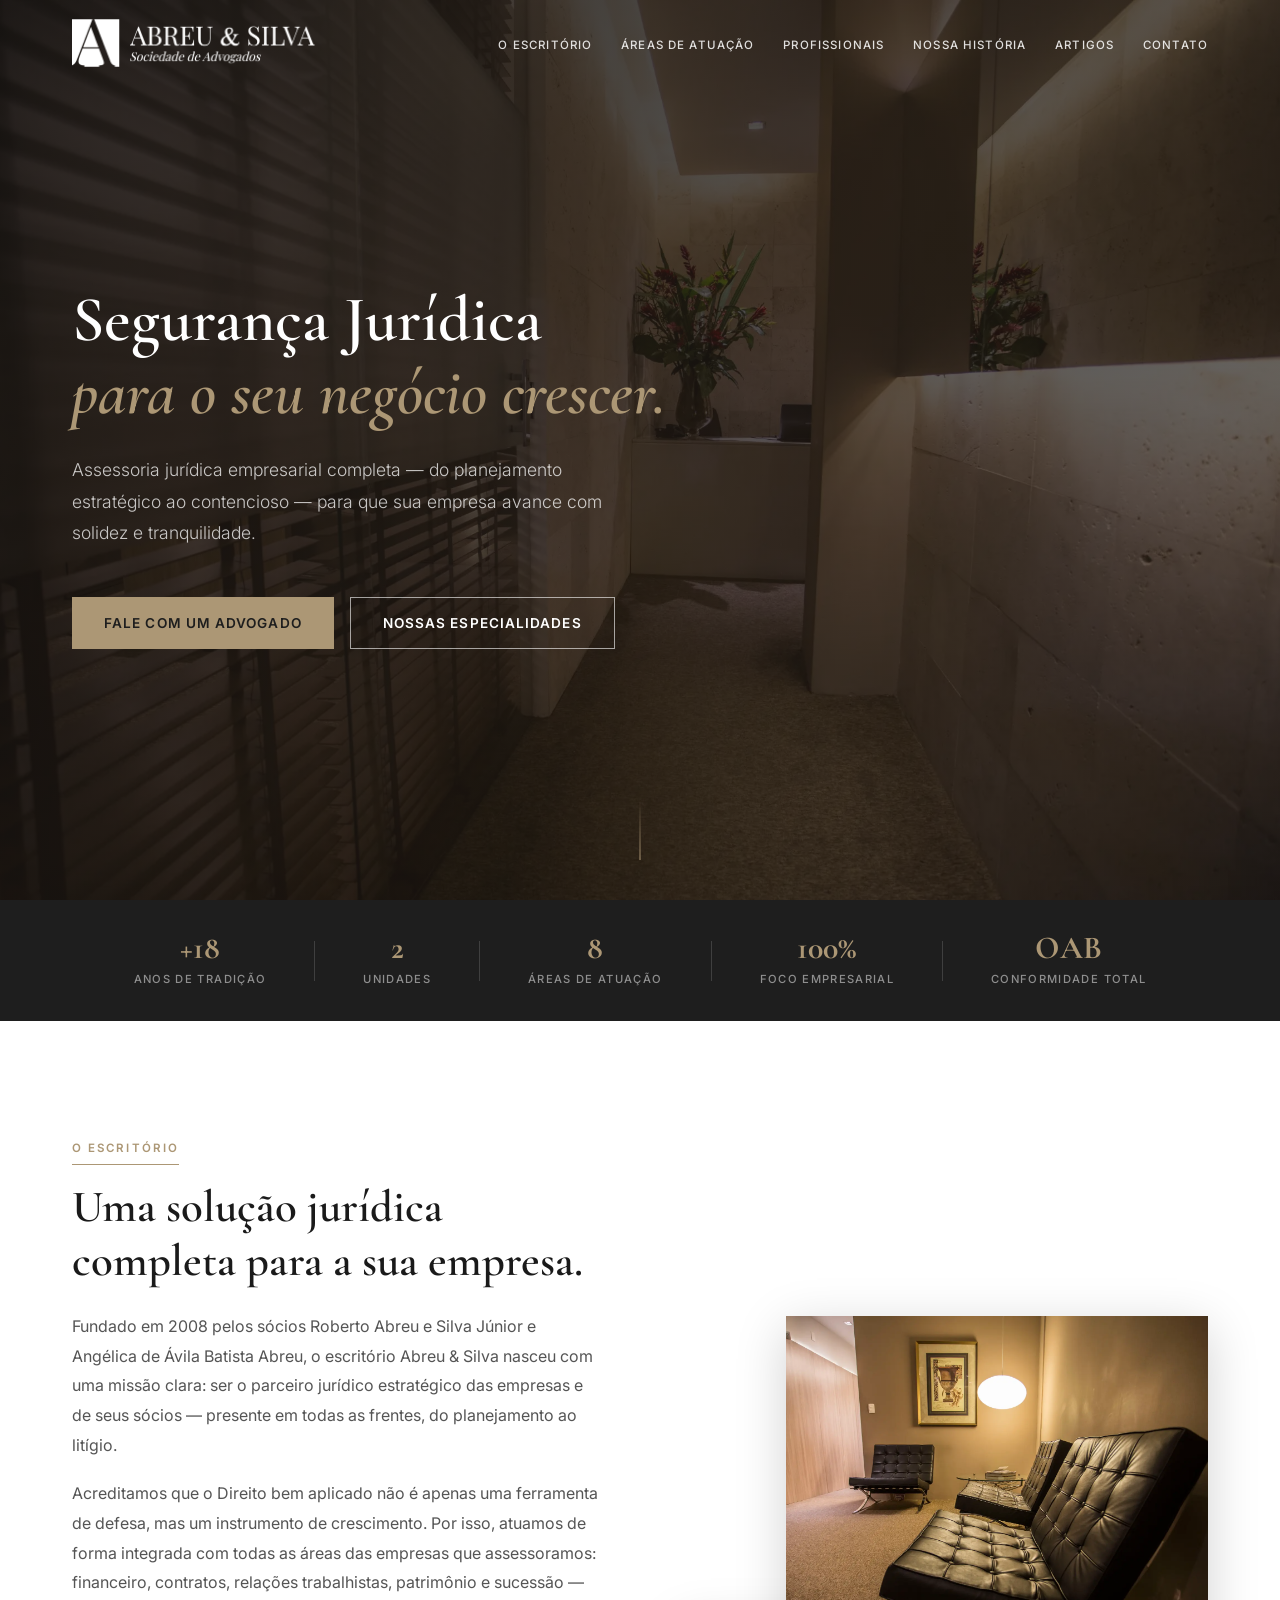
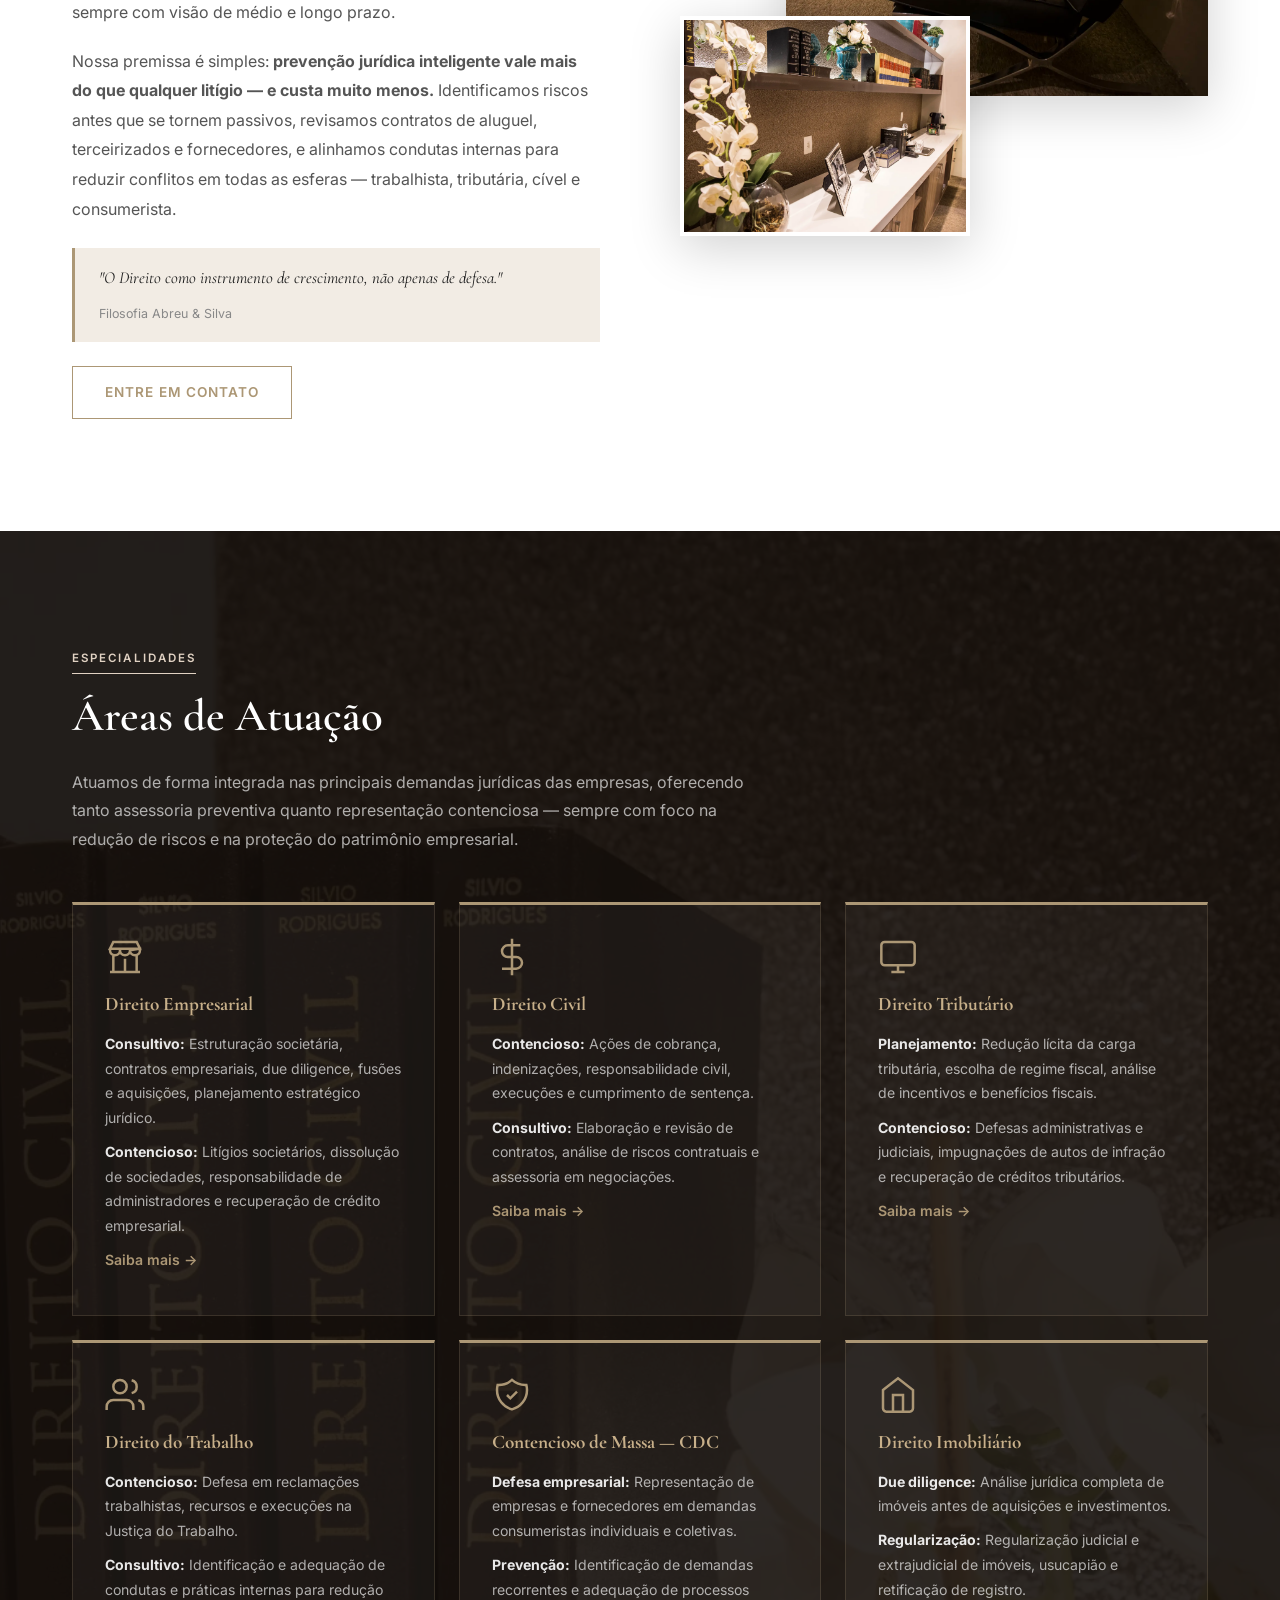
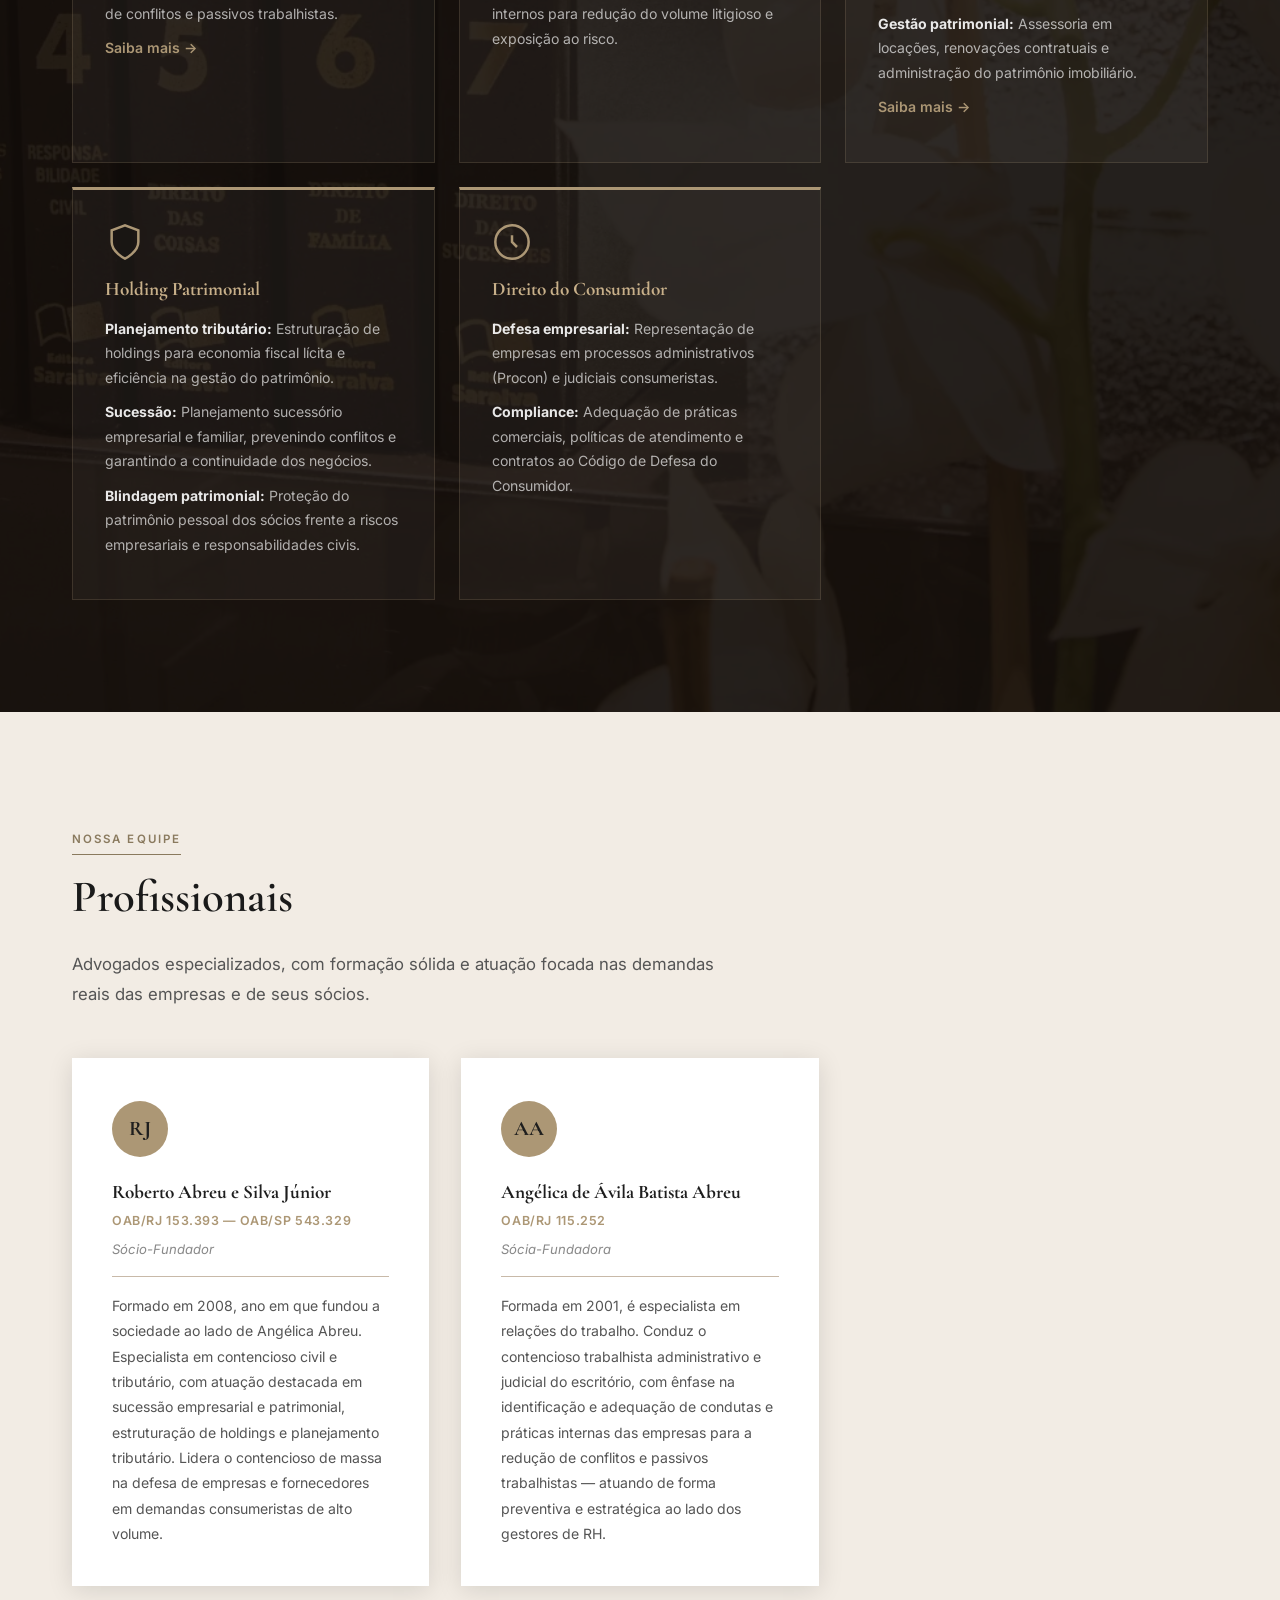
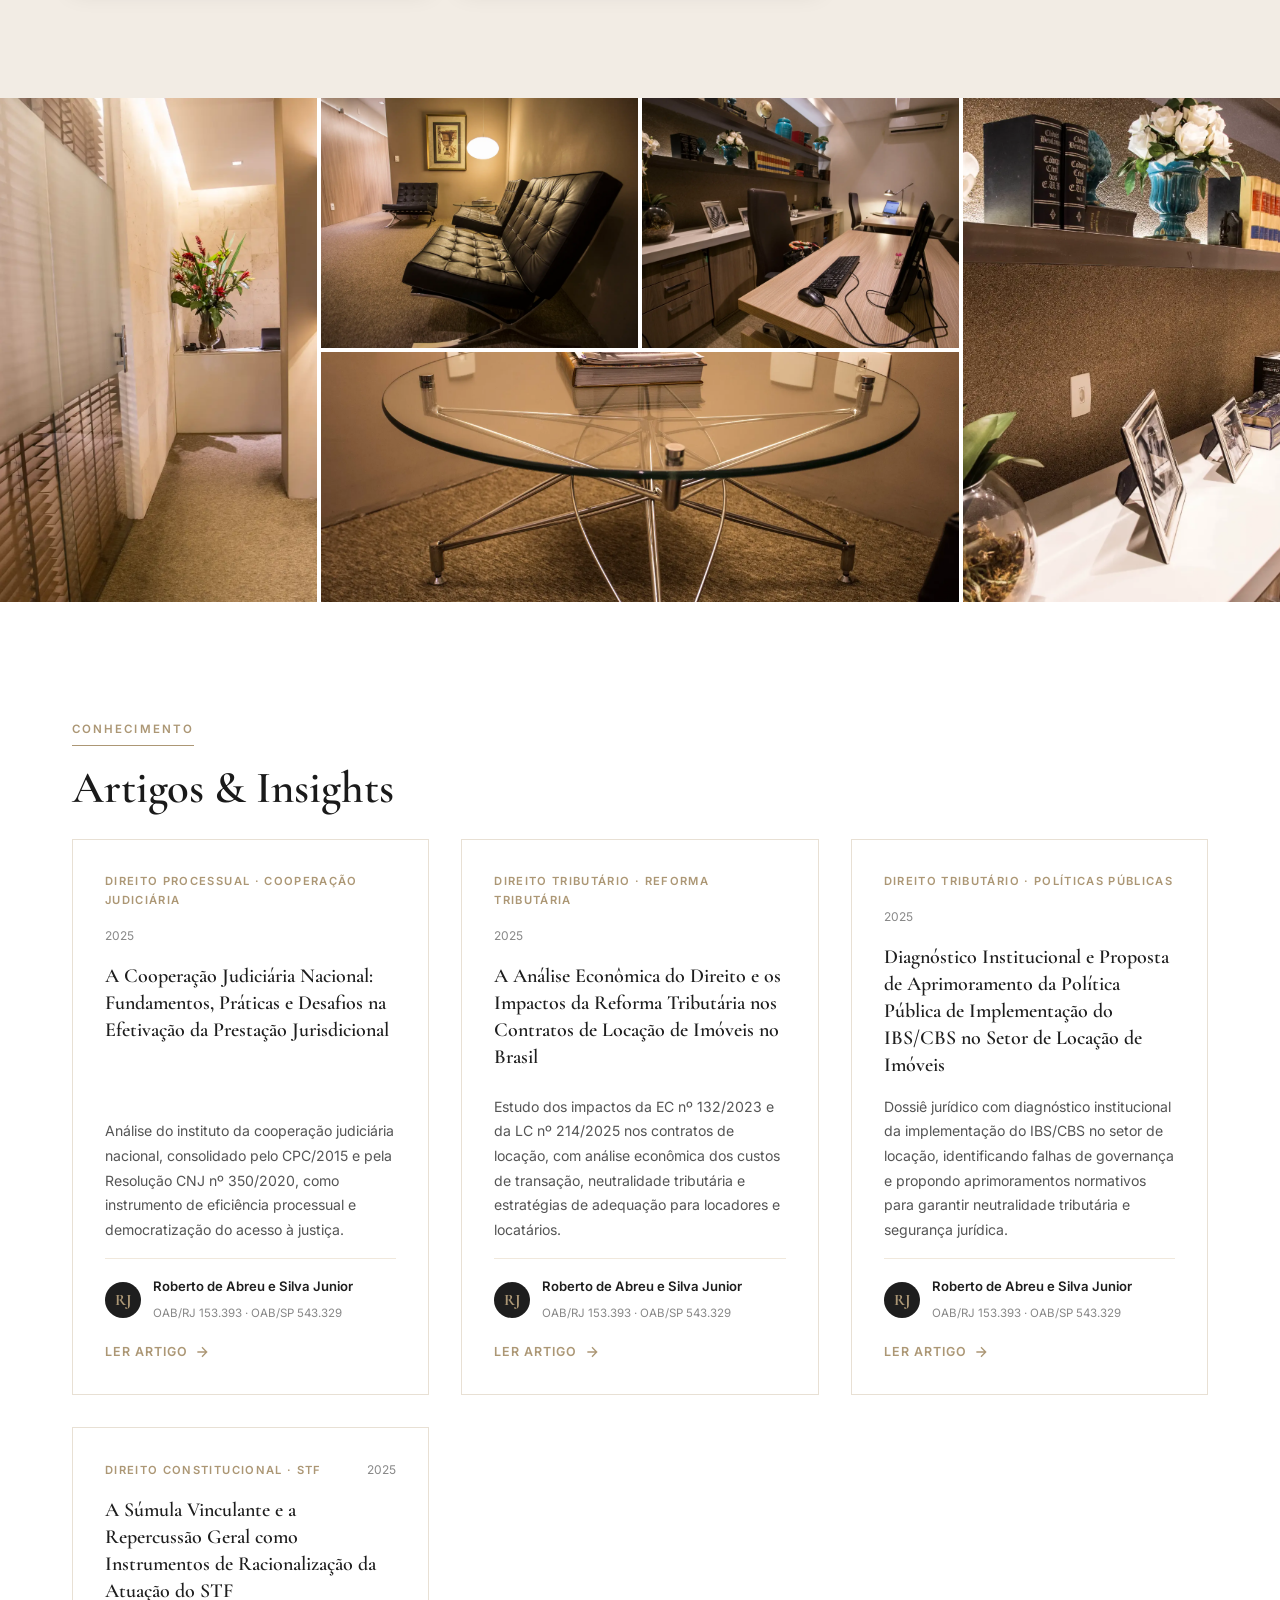
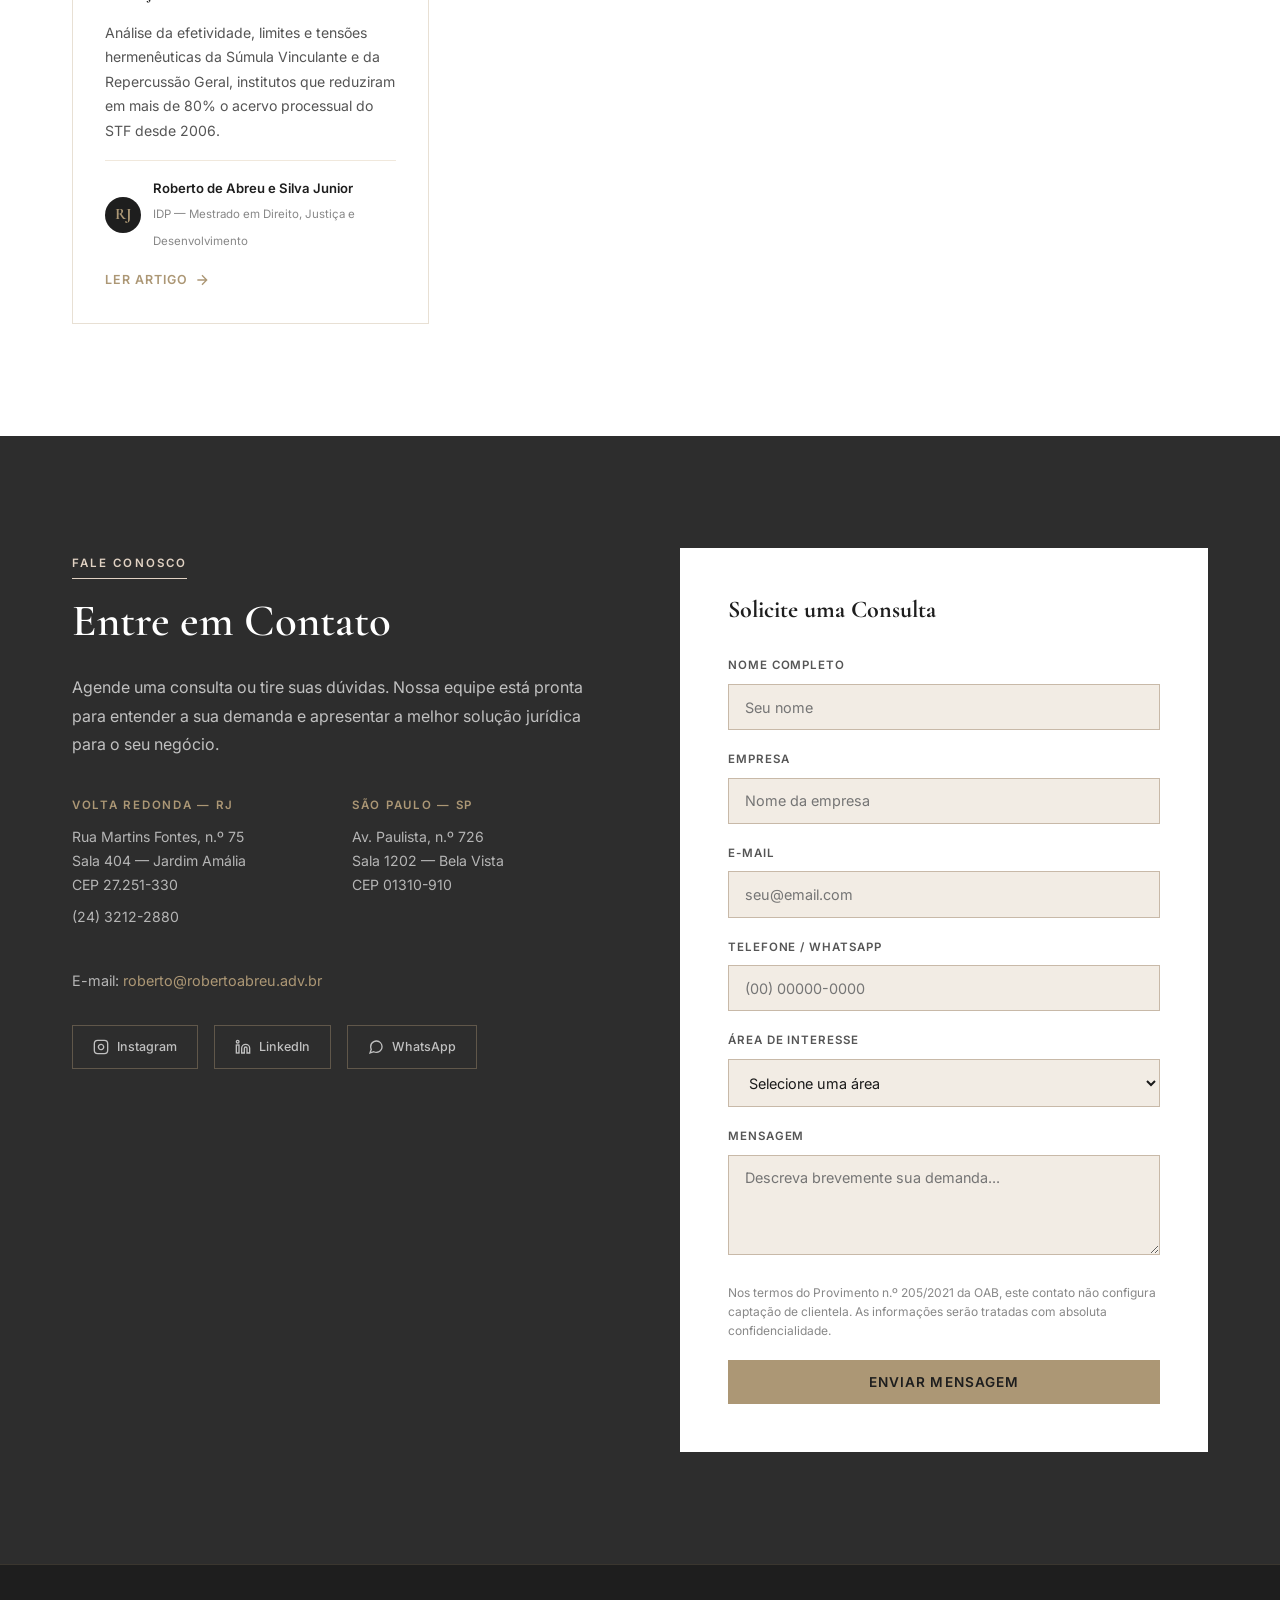
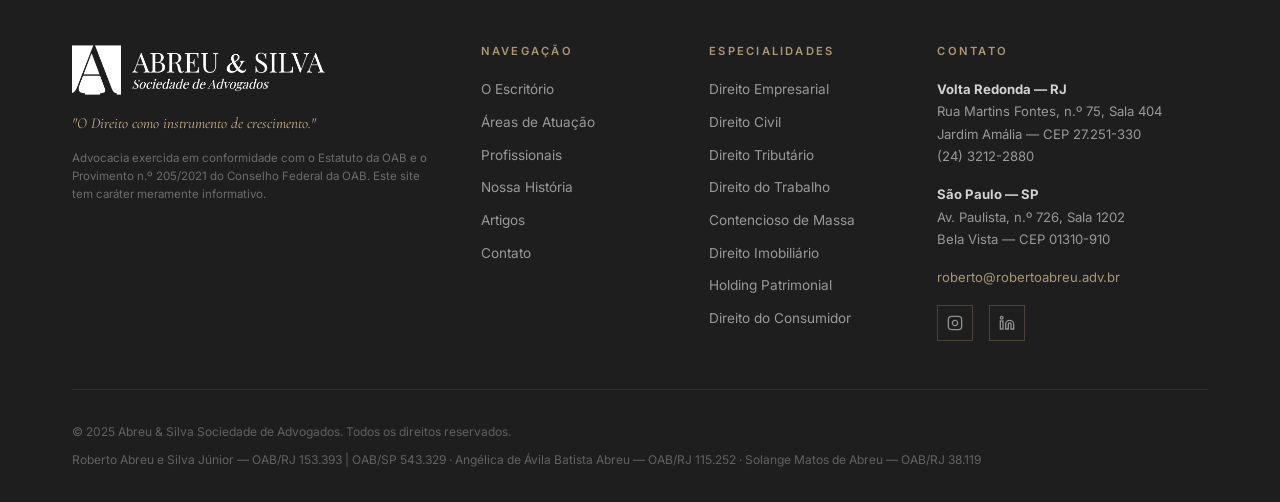
<file: index.html>
<!DOCTYPE html>
<html lang="pt-BR">
<head>
  <meta charset="UTF-8">
  <meta name="viewport" content="width=device-width, initial-scale=1.0">
  <title>Advogado em Volta Redonda | Abreu & Silva Sociedade de Advogados</title>
  <link rel="canonical" href="https://www.abreuesilva.adv.br/">
  <meta property="og:type" content="website">
  <meta property="og:locale" content="pt_BR">
  <meta property="og:site_name" content="Abreu & Silva Sociedade de Advogados">
  <meta property="og:title" content="Advogado em Volta Redonda | Abreu & Silva Sociedade de Advogados">
  <meta property="og:description" content="Escritório de advocacia em Volta Redonda (RJ) desde 2008: Direito Empresarial, Cível, Tributário, Trabalhista para empresas e Imobiliário. Também em São Paulo (SP).">
  <meta property="og:url" content="https://www.abreuesilva.adv.br/">
  <meta property="og:image" content="https://www.abreuesilva.adv.br/assets/fotos/escritorio_geral.webp">
  <script type="application/ld+json">{"@context":"https://schema.org","@graph":[{"@type":"LegalService","@id":"https://www.abreuesilva.adv.br/#volta-redonda","name":"Abreu & Silva Sociedade de Advogados","url":"https://www.abreuesilva.adv.br/","logo":"https://www.abreuesilva.adv.br/assets/logo.png","image":"https://www.abreuesilva.adv.br/assets/fotos/escritorio_geral.webp","telephone":"+55-24-3212-2880","foundingDate":"2008","address":{"@type":"PostalAddress","streetAddress":"Rua Martins Fontes, 75, Sala 404, Jardim Amália","addressLocality":"Volta Redonda","addressRegion":"RJ","postalCode":"27251-330","addressCountry":"BR"},"areaServed":["Volta Redonda","Barra Mansa","Resende","Sul Fluminense","Rio de Janeiro","São Paulo"],"knowsAbout":["Direito Empresarial","Direito Civil","Direito Tributário","Direito do Trabalho","Direito Imobiliário","Holding Patrimonial","Direito do Consumidor"],"sameAs":["https://www.instagram.com/abreuesilvaadvogados/"]},{"@type":"LegalService","@id":"https://www.abreuesilva.adv.br/#sao-paulo","name":"Abreu & Silva Sociedade de Advogados — São Paulo","url":"https://www.abreuesilva.adv.br/","image":"https://www.abreuesilva.adv.br/assets/fotos/escritorio_geral.webp","parentOrganization":{"@id":"https://www.abreuesilva.adv.br/#volta-redonda"},"address":{"@type":"PostalAddress","streetAddress":"Av. Paulista, 726, Sala 1202, Bela Vista","addressLocality":"São Paulo","addressRegion":"SP","postalCode":"01310-910","addressCountry":"BR"}}]}</script>
  <meta name="description" content="Escritório de advocacia em Volta Redonda (RJ) desde 2008: Direito Empresarial, Cível, Tributário, Trabalhista para empresas e Imobiliário. Também em São Paulo (SP).">
  <link rel="preconnect" href="https://fonts.googleapis.com">
  <link rel="preconnect" href="https://fonts.gstatic.com" crossorigin>
  <link href="https://fonts.googleapis.com/css2?family=Cormorant+Garamond:ital,wght@0,400;0,600;0,700;1,400;1,600&family=Inter:wght@300;400;500;600&display=swap" rel="stylesheet">
  <link rel="stylesheet" href="style.css">
<!-- Google tag (gtag.js) - Google Ads AW-10880346869 -->
<script async src="https://www.googletagmanager.com/gtag/js?id=AW-10880346869"></script>
<script>
  window.dataLayer = window.dataLayer || [];
  function gtag(){dataLayer.push(arguments);}
  gtag('js', new Date());
  gtag('config', 'AW-10880346869');
  // Conversões: clique em qualquer link do WhatsApp
  document.addEventListener('click', function (e) {
    var a = e.target.closest && e.target.closest('a[href*="wa.me"], a[href*="api.whatsapp.com"], a[href*="whatsapp.com/send"]');
    if (!a) return;
    gtag('event', 'conversion', {'send_to': 'AW-10880346869/b9jiCI6bvKoZEPXVk8Qo'});
    gtag('event', 'conversion', {'send_to': 'AW-10880346869/t8nLCN2y968ZEPXVk8Qo'});
  });
</script>
</head>
<body>

<!-- NAVBAR -->
<nav class="navbar" id="navbar">
  <div class="nav-container">
    <a href="#inicio" class="nav-logo">
      <img src="assets/logo.png" alt="Abreu & Silva Sociedade de Advogados">
    </a>
    <ul class="nav-links" id="navLinks">
      <li><a href="#sobre">O Escritório</a></li>
      <li><a href="#areas">Áreas de Atuação</a></li>
      <li><a href="#profissionais">Profissionais</a></li>
      <li><a href="nossa-historia.html">Nossa História</a></li>
      <li><a href="#artigos">Artigos</a></li>
      <li><a href="#contato">Contato</a></li>
    </ul>
    <button class="nav-toggle" id="navToggle" aria-label="Menu">
      <span></span><span></span><span></span>
    </button>
  </div>
</nav>

<!-- HERO -->
<section class="hero" id="inicio">
  <img src="assets/fotos/recepcao_entrada.webp" alt="Escritório Abreu & Silva" class="hero-bg">
  <div class="hero-overlay"></div>
  <div class="hero-content">
    <h1 class="hero-title">
      Segurança Jurídica<br>
      <em>para o seu negócio crescer.</em>
    </h1>
    <p class="hero-subtitle">
      Assessoria jurídica empresarial completa — do planejamento estratégico ao contencioso — 
      para que sua empresa avance com solidez e tranquilidade.
    </p>
    <div class="hero-cta-group">
      <a href="#contato" class="btn btn-gold">Fale com um Advogado</a>
      <a href="#areas" class="btn btn-outline">Nossas Especialidades</a>
    </div>
  </div>
  <div class="hero-scroll-indicator"><span></span></div>
</section>

<!-- HIGHLIGHT BAR -->
<div class="highlight-bar">
  <div class="highlight-container">
    <div class="highlight-item">
      <span class="highlight-number">+18</span>
      <span class="highlight-label">Anos de Tradição</span>
    </div>
    <div class="highlight-divider"></div>
    <div class="highlight-item">
      <span class="highlight-number">2</span>
      <span class="highlight-label">Unidades</span>
    </div>
    <div class="highlight-divider"></div>
    <div class="highlight-item">
      <span class="highlight-number">8</span>
      <span class="highlight-label">Áreas de Atuação</span>
    </div>
    <div class="highlight-divider"></div>
    <div class="highlight-item">
      <span class="highlight-number">100%</span>
      <span class="highlight-label">Foco Empresarial</span>
    </div>
    <div class="highlight-divider"></div>
    <div class="highlight-item">
      <span class="highlight-number">OAB</span>
      <span class="highlight-label">Conformidade Total</span>
    </div>
  </div>
</div>

<!-- SOBRE -->
<section class="sobre" id="sobre">
  <div class="container">
    <div class="sobre-grid">
      <div class="sobre-text">
        <span class="section-tag">O Escritório</span>
        <h2 class="section-title">Uma solução jurídica completa para a sua empresa.</h2>
        <p>
          Fundado em 2008 pelos sócios Roberto Abreu e Silva Júnior e Angélica de Ávila Batista Abreu, 
          o escritório Abreu &amp; Silva nasceu com uma missão clara: ser o parceiro jurídico estratégico 
          das empresas e de seus sócios — presente em todas as frentes, do planejamento ao litígio.
        </p>
        <p>
          Acreditamos que o Direito bem aplicado não é apenas uma ferramenta de defesa, mas um 
          instrumento de crescimento. Por isso, atuamos de forma integrada com todas as áreas das 
          empresas que assessoramos: financeiro, contratos, relações trabalhistas, patrimônio e 
          sucessão — sempre com visão de médio e longo prazo.
        </p>
        <p>
          Nossa premissa é simples: <strong>prevenção jurídica inteligente vale mais do que qualquer litígio — e custa muito menos.</strong> Identificamos riscos antes que se tornem passivos, revisamos contratos 
          de aluguel, terceirizados e fornecedores, e alinhamos condutas internas para reduzir 
          conflitos em todas as esferas — trabalhista, tributária, cível e consumerista.
        </p>
        <div class="sobre-lema">
          <em>"O Direito como instrumento de crescimento, não apenas de defesa."</em>
          <span>Filosofia Abreu &amp; Silva</span>
        </div>
        <a href="#contato" class="btn btn-gold-outline">Entre em Contato</a>
      </div>
      <div class="sobre-images">
        <div class="sobre-img-main">
          <img src="assets/fotos/sala_espera.webp" alt="Sala de espera do escritório">
        </div>
        <div class="sobre-img-secondary">
          <img src="assets/fotos/estante_escritorio.webp" alt="Biblioteca jurídica">
        </div>
      </div>
    </div>
  </div>
</section>

<!-- ÁREAS DE ATUAÇÃO -->
<section class="areas" id="areas">
  <img src="assets/fotos/livros_direito.webp" alt="" class="areas-bg-img">
  <div class="areas-bg-overlay"></div>
  <div class="areas-content container">
    <span class="section-tag section-tag-light">Especialidades</span>
    <h2 class="section-title section-title-light">Áreas de Atuação</h2>
    <p class="areas-intro">
      Atuamos de forma integrada nas principais demandas jurídicas das empresas, 
      oferecendo tanto assessoria preventiva quanto representação contenciosa — 
      sempre com foco na redução de riscos e na proteção do patrimônio empresarial.
    </p>
    <div class="areas-grid">

      <!-- Direito Empresarial -->
      <div class="area-card">
        <div class="area-icon">
          <svg viewBox="0 0 24 24" fill="none" stroke="currentColor" stroke-width="1.5">
            <path d="M3 21h18M3 7v1a3 3 0 006 0V7m0 1a3 3 0 006 0V7m0 1a3 3 0 006 0V7H3l2-4h14l2 4zM5 21V10.85"/>
            <path d="M19 21V10.85M12 21V13"/>
          </svg>
        </div>
        <h3>Direito Empresarial</h3>
        <p><strong>Consultivo:</strong> Estruturação societária, contratos empresariais, due diligence, fusões e aquisições, planejamento estratégico jurídico.</p>
        <p><strong>Contencioso:</strong> Litígios societários, dissolução de sociedades, responsabilidade de administradores e recuperação de crédito empresarial.</p>
              <p><a href="advogado-empresarial-volta-redonda.html" style="color:var(--gold);font-weight:600;text-decoration:none">Saiba mais &rarr;</a></p>
      </div>

      <!-- Direito Civil -->
      <div class="area-card">
        <div class="area-icon">
          <svg viewBox="0 0 24 24" fill="none" stroke="currentColor" stroke-width="1.5">
            <path d="M12 1v22M17 5H9.5a3.5 3.5 0 000 7h5a3.5 3.5 0 010 7H6"/>
          </svg>
        </div>
        <h3>Direito Civil</h3>
        <p><strong>Contencioso:</strong> Ações de cobrança, indenizações, responsabilidade civil, execuções e cumprimento de sentença.</p>
        <p><strong>Consultivo:</strong> Elaboração e revisão de contratos, análise de riscos contratuais e assessoria em negociações.</p>
              <p><a href="advogado-civel-volta-redonda.html" style="color:var(--gold);font-weight:600;text-decoration:none">Saiba mais &rarr;</a></p>
      </div>

      <!-- Direito Tributário -->
      <div class="area-card">
        <div class="area-icon">
          <svg viewBox="0 0 24 24" fill="none" stroke="currentColor" stroke-width="1.5">
            <rect x="2" y="3" width="20" height="14" rx="2"/>
            <path d="M8 21h8M12 17v4"/>
          </svg>
        </div>
        <h3>Direito Tributário</h3>
        <p><strong>Planejamento:</strong> Redução lícita da carga tributária, escolha de regime fiscal, análise de incentivos e benefícios fiscais.</p>
        <p><strong>Contencioso:</strong> Defesas administrativas e judiciais, impugnações de autos de infração e recuperação de créditos tributários.</p>
              <p><a href="advogado-tributario-volta-redonda.html" style="color:var(--gold);font-weight:600;text-decoration:none">Saiba mais &rarr;</a></p>
      </div>

      <!-- Direito do Trabalho -->
      <div class="area-card">
        <div class="area-icon">
          <svg viewBox="0 0 24 24" fill="none" stroke="currentColor" stroke-width="1.5">
            <path d="M17 21v-2a4 4 0 00-4-4H5a4 4 0 00-4 4v2"/>
            <circle cx="9" cy="7" r="4"/>
            <path d="M23 21v-2a4 4 0 00-3-3.87M16 3.13a4 4 0 010 7.75"/>
          </svg>
        </div>
        <h3>Direito do Trabalho</h3>
        <p><strong>Contencioso:</strong> Defesa em reclamações trabalhistas, recursos e execuções na Justiça do Trabalho.</p>
        <p><strong>Consultivo:</strong> Identificação e adequação de condutas e práticas internas para redução de conflitos e passivos trabalhistas.</p>
              <p><a href="advogado-trabalhista-empresas-volta-redonda.html" style="color:var(--gold);font-weight:600;text-decoration:none">Saiba mais &rarr;</a></p>
      </div>

      <!-- Contencioso de Massa / CDC -->
      <div class="area-card">
        <div class="area-icon">
          <svg viewBox="0 0 24 24" fill="none" stroke="currentColor" stroke-width="1.5">
            <path d="M9 12l2 2 4-4m5.618-4.016A11.955 11.955 0 0112 2.944a11.955 11.955 0 01-8.618 3.04A12.02 12.02 0 003 9c0 5.591 3.824 10.29 9 11.622 5.176-1.332 9-6.03 9-11.622 0-1.042-.133-2.052-.382-3.016z"/>
          </svg>
        </div>
        <h3>Contencioso de Massa — CDC</h3>
        <p><strong>Defesa empresarial:</strong> Representação de empresas e fornecedores em demandas consumeristas individuais e coletivas.</p>
        <p><strong>Prevenção:</strong> Identificação de demandas recorrentes e adequação de processos internos para redução do volume litigioso e exposição ao risco.</p>
      </div>

      <!-- Direito Imobiliário -->
      <div class="area-card">
        <div class="area-icon">
          <svg viewBox="0 0 24 24" fill="none" stroke="currentColor" stroke-width="1.5">
            <path d="M3 9l9-7 9 7v11a2 2 0 01-2 2H5a2 2 0 01-2-2z"/>
            <polyline points="9,22 9,12 15,12 15,22"/>
          </svg>
        </div>
        <h3>Direito Imobiliário</h3>
        <p><strong>Due diligence:</strong> Análise jurídica completa de imóveis antes de aquisições e investimentos.</p>
        <p><strong>Regularização:</strong> Regularização judicial e extrajudicial de imóveis, usucapião e retificação de registro.</p>
        <p><strong>Gestão patrimonial:</strong> Assessoria em locações, renovações contratuais e administração do patrimônio imobiliário.</p>
              <p><a href="advogado-imobiliario-volta-redonda.html" style="color:var(--gold);font-weight:600;text-decoration:none">Saiba mais &rarr;</a></p>
      </div>

      <!-- Holding Patrimonial -->
      <div class="area-card">
        <div class="area-icon">
          <svg viewBox="0 0 24 24" fill="none" stroke="currentColor" stroke-width="1.5">
            <path d="M12 22s8-4 8-10V5l-8-3-8 3v7c0 6 8 10 8 10z"/>
          </svg>
        </div>
        <h3>Holding Patrimonial</h3>
        <p><strong>Planejamento tributário:</strong> Estruturação de holdings para economia fiscal lícita e eficiência na gestão do patrimônio.</p>
        <p><strong>Sucessão:</strong> Planejamento sucessório empresarial e familiar, prevenindo conflitos e garantindo a continuidade dos negócios.</p>
        <p><strong>Blindagem patrimonial:</strong> Proteção do patrimônio pessoal dos sócios frente a riscos empresariais e responsabilidades civis.</p>
      </div>

      <!-- Direito do Consumidor -->
      <div class="area-card">
        <div class="area-icon">
          <svg viewBox="0 0 24 24" fill="none" stroke="currentColor" stroke-width="1.5">
            <circle cx="12" cy="12" r="10"/>
            <path d="M12 8v4l3 3"/>
          </svg>
        </div>
        <h3>Direito do Consumidor</h3>
        <p><strong>Defesa empresarial:</strong> Representação de empresas em processos administrativos (Procon) e judiciais consumeristas.</p>
        <p><strong>Compliance:</strong> Adequação de práticas comerciais, políticas de atendimento e contratos ao Código de Defesa do Consumidor.</p>
      </div>

    </div>
  </div>
</section>

<!-- PROFISSIONAIS -->
<section class="profissionais" id="profissionais">
  <div class="container">
    <span class="section-tag section-tag-gold">Nossa Equipe</span>
    <h2 class="section-title">Profissionais</h2>
    <p class="section-intro">
      Advogados especializados, com formação sólida e atuação focada nas demandas 
      reais das empresas e de seus sócios.
    </p>
    <div class="profissionais-grid-3">

      <!-- Roberto Junior -->
      <div class="prof-card">
        <div class="prof-monogram">RJ</div>
        <div class="prof-info">
          <h3>Roberto Abreu e Silva Júnior</h3>
          <p class="prof-oab">OAB/RJ 153.393 — OAB/SP 543.329</p>
          <p class="prof-titulo">Sócio-Fundador</p>
          <p class="prof-bio">
            Formado em 2008, ano em que fundou a sociedade ao lado de Angélica Abreu. 
            Especialista em contencioso civil e tributário, com atuação destacada em 
            sucessão empresarial e patrimonial, estruturação de holdings e planejamento 
            tributário. Lidera o contencioso de massa na defesa de empresas e 
            fornecedores em demandas consumeristas de alto volume.
          </p>
        </div>
      </div>

      <!-- Angélica -->
      <div class="prof-card">
        <div class="prof-monogram">AA</div>
        <div class="prof-info">
          <h3>Angélica de Ávila Batista Abreu</h3>
          <p class="prof-oab">OAB/RJ 115.252</p>
          <p class="prof-titulo">Sócia-Fundadora</p>
          <p class="prof-bio">
            Formada em 2001, é especialista em relações do trabalho. Conduz o 
            contencioso trabalhista administrativo e judicial do escritório, com 
            ênfase na identificação e adequação de condutas e práticas internas 
            das empresas para a redução de conflitos e passivos trabalhistas — 
            atuando de forma preventiva e estratégica ao lado dos gestores de RH.
          </p>
        </div>
      </div>


    </div>
  </div>
</section>

<!-- GALERIA -->
<section class="galeria" id="galeria">
  <div class="galeria-grid">
    <div class="galeria-item galeria-item-tall">
      <img src="assets/fotos/recepcao_corredor.webp" alt="Corredor do escritório">
      <div class="galeria-overlay"><span>Recepção</span></div>
    </div>
    <div class="galeria-item">
      <img src="assets/fotos/sala_espera.webp" alt="Sala de espera">
      <div class="galeria-overlay"><span>Sala de Espera</span></div>
    </div>
    <div class="galeria-item">
      <img src="assets/fotos/escritorio_geral.webp" alt="Ambiente do escritório">
      <div class="galeria-overlay"><span>Escritório</span></div>
    </div>
    <div class="galeria-item galeria-item-tall">
      <img src="assets/fotos/estante_escritorio.webp" alt="Biblioteca jurídica">
      <div class="galeria-overlay"><span>Biblioteca</span></div>
    </div>
    <div class="galeria-item galeria-item-wide">
      <img src="assets/fotos/mesa_reuniao.webp" alt="Sala de reunião">
      <div class="galeria-overlay"><span>Sala de Reunião</span></div>
    </div>
  </div>
</section>

<!-- HOMENAGEM MOVIDA PARA nossa-historia.html -->


<!-- ARTIGOS -->
<section class="artigos" id="artigos">
  <div class="container">
    <span class="section-tag">Conhecimento</span>
    <h2 class="section-title">Artigos &amp; Insights</h2>
    <div class="artigos-grid">

      <!-- CARD ARTIGO 2 -->
      <article class="artigo-card">
        <div class="artigo-card-header">
          <span class="artigo-card-categoria">Direito Processual · Cooperação Judiciária</span>
          <span class="artigo-card-data">2025</span>
        </div>
        <h3 class="artigo-card-titulo">A Cooperação Judiciária Nacional: Fundamentos, Práticas e Desafios na Efetivação da Prestação Jurisdicional</h3>
        <p class="artigo-card-resumo">Análise do instituto da cooperação judiciária nacional, consolidado pelo CPC/2015 e pela Resolução CNJ nº 350/2020, como instrumento de eficiência processual e democratização do acesso à justiça.</p>
        <div class="artigo-card-footer">
          <div class="artigo-card-autor">
            <div class="artigo-card-monograma">RJ</div>
            <div>
              <strong>Roberto de Abreu e Silva Junior</strong>
              <span>OAB/RJ 153.393 · OAB/SP 543.329</span>
            </div>
          </div>
          <a href="artigo-cooperacao-judiciaria.html" class="artigo-card-link">
            Ler artigo
            <svg viewBox="0 0 24 24" fill="none" stroke="currentColor" stroke-width="2" width="16" height="16"><path d="M5 12h14M12 5l7 7-7 7"/></svg>
          </a>
        </div>
      </article>

      <!-- CARD ARTIGO 3 -->
      <article class="artigo-card">
        <div class="artigo-card-header">
          <span class="artigo-card-categoria">Direito Tributário · Reforma Tributária</span>
          <span class="artigo-card-data">2025</span>
        </div>
        <h3 class="artigo-card-titulo">A Análise Econômica do Direito e os Impactos da Reforma Tributária nos Contratos de Locação de Imóveis no Brasil</h3>
        <p class="artigo-card-resumo">Estudo dos impactos da EC nº 132/2023 e da LC nº 214/2025 nos contratos de locação, com análise econômica dos custos de transação, neutralidade tributária e estratégias de adequação para locadores e locatários.</p>
        <div class="artigo-card-footer">
          <div class="artigo-card-autor">
            <div class="artigo-card-monograma">RJ</div>
            <div>
              <strong>Roberto de Abreu e Silva Junior</strong>
              <span>OAB/RJ 153.393 · OAB/SP 543.329</span>
            </div>
          </div>
          <a href="artigo-reforma-tributaria-locacoes.html" class="artigo-card-link">
            Ler artigo
            <svg viewBox="0 0 24 24" fill="none" stroke="currentColor" stroke-width="2" width="16" height="16"><path d="M5 12h14M12 5l7 7-7 7"/></svg>
          </a>
        </div>
      </article>

      <!-- CARD ARTIGO 4 -->
      <article class="artigo-card">
        <div class="artigo-card-header">
          <span class="artigo-card-categoria">Direito Tributário · Políticas Públicas</span>
          <span class="artigo-card-data">2025</span>
        </div>
        <h3 class="artigo-card-titulo">Diagnóstico Institucional e Proposta de Aprimoramento da Política Pública de Implementação do IBS/CBS no Setor de Locação de Imóveis</h3>
        <p class="artigo-card-resumo">Dossiê jurídico com diagnóstico institucional da implementação do IBS/CBS no setor de locação, identificando falhas de governança e propondo aprimoramentos normativos para garantir neutralidade tributária e segurança jurídica.</p>
        <div class="artigo-card-footer">
          <div class="artigo-card-autor">
            <div class="artigo-card-monograma">RJ</div>
            <div>
              <strong>Roberto de Abreu e Silva Junior</strong>
              <span>OAB/RJ 153.393 · OAB/SP 543.329</span>
            </div>
          </div>
          <a href="artigo-dossie-ibs-cbs.html" class="artigo-card-link">
            Ler artigo
            <svg viewBox="0 0 24 24" fill="none" stroke="currentColor" stroke-width="2" width="16" height="16"><path d="M5 12h14M12 5l7 7-7 7"/></svg>
          </a>
        </div>
      </article>

      <!-- CARD ARTIGO 5 -->
      <article class="artigo-card">
        <div class="artigo-card-header">
          <span class="artigo-card-categoria">Direito Constitucional · STF</span>
          <span class="artigo-card-data">2025</span>
        </div>
        <h3 class="artigo-card-titulo">A Súmula Vinculante e a Repercussão Geral como Instrumentos de Racionalização da Atuação do STF</h3>
        <p class="artigo-card-resumo">Análise da efetividade, limites e tensões hermenêuticas da Súmula Vinculante e da Repercussão Geral, institutos que reduziram em mais de 80% o acervo processual do STF desde 2006.</p>
        <div class="artigo-card-footer">
          <div class="artigo-card-autor">
            <div class="artigo-card-monograma">RJ</div>
            <div>
              <strong>Roberto de Abreu e Silva Junior</strong>
              <span>IDP — Mestrado em Direito, Justiça e Desenvolvimento</span>
            </div>
          </div>
          <a href="artigo-sumula-vinculante-repercussao-geral.html" class="artigo-card-link">
            Ler artigo
            <svg viewBox="0 0 24 24" fill="none" stroke="currentColor" stroke-width="2" width="16" height="16"><path d="M5 12h14M12 5l7 7-7 7"/></svg>
          </a>
        </div>
      </article>

    </div>
  </div>
</section>

<!-- CONTATO -->
<section class="contato" id="contato">
  <div class="container">
    <div class="contato-grid">
      <div class="contato-info">
        <span class="section-tag section-tag-light">Fale Conosco</span>
        <h2 class="section-title section-title-light">Entre em Contato</h2>
        <p class="contato-intro">
          Agende uma consulta ou tire suas dúvidas. Nossa equipe está pronta para 
          entender a sua demanda e apresentar a melhor solução jurídica para o seu negócio.
        </p>
        <div class="contato-unidades">
          <div class="unidade">
            <h4>Volta Redonda — RJ</h4>
            <p>Rua Martins Fontes, n.º 75<br>Sala 404 — Jardim Amália<br>CEP 27.251-330</p>
            <p>(24) 3212-2880</p>
          </div>
          <div class="unidade">
            <h4>São Paulo — SP</h4>
            <p>Av. Paulista, n.º 726<br>Sala 1202 — Bela Vista<br>CEP 01310-910</p>
          </div>
        </div>
        <p class="contato-email">
          E-mail: <a href="mailto:roberto@robertoabreu.adv.br">roberto@robertoabreu.adv.br</a>
        </p>
        <div class="contato-social">
          <a href="https://www.instagram.com/abreuesilvaadvogados/" target="_blank" rel="noopener" class="social-btn">
            <svg viewBox="0 0 24 24" fill="none" stroke="currentColor" stroke-width="2">
              <rect x="2" y="2" width="20" height="20" rx="5" ry="5"/>
              <path d="M16 11.37A4 4 0 1112.63 8 4 4 0 0116 11.37z"/>
              <line x1="17.5" y1="6.5" x2="17.51" y2="6.5"/>
            </svg>
            Instagram
          </a>
          <a href="https://www.linkedin.com/in/roberto-de-abreu-e-silva-junior-770903190/" target="_blank" rel="noopener" class="social-btn">
            <svg viewBox="0 0 24 24" fill="none" stroke="currentColor" stroke-width="2">
              <path d="M16 8a6 6 0 016 6v7h-4v-7a2 2 0 00-2-2 2 2 0 00-2 2v7h-4v-7a6 6 0 016-6z"/>
              <rect x="2" y="9" width="4" height="12"/>
              <circle cx="4" cy="4" r="2"/>
            </svg>
            LinkedIn
          </a>
          <a href="https://wa.me/5524999862226" target="_blank" rel="noopener" class="social-btn">
            <svg viewBox="0 0 24 24" fill="none" stroke="currentColor" stroke-width="2">
              <path d="M21 11.5a8.38 8.38 0 01-.9 3.8 8.5 8.5 0 01-7.6 4.7 8.38 8.38 0 01-3.8-.9L3 21l1.9-5.7a8.38 8.38 0 01-.9-3.8 8.5 8.5 0 014.7-7.6 8.38 8.38 0 013.8-.9h.5a8.48 8.48 0 018 8v.5z"/>
            </svg>
            WhatsApp
          </a>
        </div>
      </div>
      <div class="contato-form-wrap">
        <form class="contato-form" action="https://formsubmit.co/roberto@robertoabreu.adv.br" method="POST" id="contato-form">
          <input type="hidden" name="_subject" value="Nova consulta pelo site — Abreu & Silva">
          <input type="hidden" name="_template" value="table">
          <input type="hidden" name="_captcha" value="true">
          <input type="hidden" name="_next" value="https://www.abreuesilva.adv.br/?enviado=1#contato">
          <h3>Solicite uma Consulta</h3>
          <div class="form-group">
            <label for="nome">Nome Completo</label>
            <input type="text" id="nome" name="nome" placeholder="Seu nome" required>
          </div>
          <div class="form-group">
            <label for="empresa">Empresa</label>
            <input type="text" id="empresa" name="empresa" placeholder="Nome da empresa">
          </div>
          <div class="form-group">
            <label for="email">E-mail</label>
            <input type="email" id="email" name="email" placeholder="seu@email.com" required>
          </div>
          <div class="form-group">
            <label for="telefone">Telefone / WhatsApp</label>
            <input type="tel" id="telefone" name="telefone" placeholder="(00) 00000-0000">
          </div>
          <div class="form-group">
            <label for="area">Área de Interesse</label>
            <select id="area" name="area">
              <option value="">Selecione uma área</option>
              <option>Direito Empresarial</option>
              <option>Direito Civil</option>
              <option>Direito Tributário</option>
              <option>Direito do Trabalho</option>
              <option>Contencioso de Massa / CDC</option>
              <option>Direito Imobiliário</option>
              <option>Holding Patrimonial</option>
              <option>Direito do Consumidor</option>
            </select>
          </div>
          <div class="form-group">
            <label for="mensagem">Mensagem</label>
            <textarea id="mensagem" name="mensagem" placeholder="Descreva brevemente sua demanda..."></textarea>
          </div>
          <p class="form-disclaimer">
            Nos termos do Provimento n.º 205/2021 da OAB, este contato não configura 
            captação de clientela. As informações serão tratadas com absoluta confidencialidade.
          </p>
          <button type="submit" class="btn btn-gold btn-full">Enviar Mensagem</button>
        </form>
      </div>
    </div>
  </div>
</section>

<!-- FOOTER -->
<footer class="footer">
  <div class="container">
    <div class="footer-grid">
      <div class="footer-brand">
        <img src="assets/logo.png" alt="Abreu & Silva" class="footer-logo">
        <p class="footer-tagline">"O Direito como instrumento de crescimento."</p>
        <p class="footer-oab-disclaimer">
          Advocacia exercida em conformidade com o Estatuto da OAB e o 
          Provimento n.º 205/2021 do Conselho Federal da OAB. 
          Este site tem caráter meramente informativo.
        </p>
      </div>
      <div class="footer-links">
        <h4>Navegação</h4>
        <ul>
          <li><a href="#sobre">O Escritório</a></li>
          <li><a href="#areas">Áreas de Atuação</a></li>
          <li><a href="#profissionais">Profissionais</a></li>
          <li><a href="nossa-historia.html">Nossa História</a></li>
          <li><a href="#artigos">Artigos</a></li>
          <li><a href="#contato">Contato</a></li>
        </ul>
      </div>
      <div class="footer-areas">
        <h4>Especialidades</h4>
        <ul>
          <li>Direito Empresarial</li>
          <li>Direito Civil</li>
          <li>Direito Tributário</li>
          <li>Direito do Trabalho</li>
          <li>Contencioso de Massa</li>
          <li>Direito Imobiliário</li>
          <li>Holding Patrimonial</li>
          <li>Direito do Consumidor</li>
        </ul>
      </div>
      <div class="footer-contato">
        <h4>Contato</h4>
        <p><strong>Volta Redonda — RJ</strong><br>
        Rua Martins Fontes, n.º 75, Sala 404<br>
        Jardim Amália — CEP 27.251-330<br>
        (24) 3212-2880</p>
        <p><strong>São Paulo — SP</strong><br>
        Av. Paulista, n.º 726, Sala 1202<br>
        Bela Vista — CEP 01310-910</p>
        <p><a href="mailto:roberto@robertoabreu.adv.br">roberto@robertoabreu.adv.br</a></p>
        <div class="footer-social">
          <a href="https://www.instagram.com/abreuesilvaadvogados/" target="_blank" rel="noopener" aria-label="Instagram">
            <svg width="16" height="16" viewBox="0 0 24 24" fill="none" stroke="currentColor" stroke-width="2">
              <rect x="2" y="2" width="20" height="20" rx="5" ry="5"/>
              <path d="M16 11.37A4 4 0 1112.63 8 4 4 0 0116 11.37z"/>
              <line x1="17.5" y1="6.5" x2="17.51" y2="6.5"/>
            </svg>
          </a>
          <a href="https://www.linkedin.com/in/roberto-de-abreu-e-silva-junior-770903190/" target="_blank" rel="noopener" aria-label="LinkedIn">
            <svg width="16" height="16" viewBox="0 0 24 24" fill="none" stroke="currentColor" stroke-width="2">
              <path d="M16 8a6 6 0 016 6v7h-4v-7a2 2 0 00-2-2 2 2 0 00-2 2v7h-4v-7a6 6 0 016-6z"/>
              <rect x="2" y="9" width="4" height="12"/>
              <circle cx="4" cy="4" r="2"/>
            </svg>
          </a>
        </div>
      </div>
    </div>
    <div class="footer-bottom">
      <p>&copy; 2025 Abreu &amp; Silva Sociedade de Advogados. Todos os direitos reservados.</p>
      <p>Roberto Abreu e Silva Júnior — OAB/RJ 153.393 | OAB/SP 543.329 · Angélica de Ávila Batista Abreu — OAB/RJ 115.252 · Solange Matos de Abreu — OAB/RJ 38.119</p>
    </div>
  </div>
</footer>

<script src="script.js"></script>
</body>
</html>
</file>
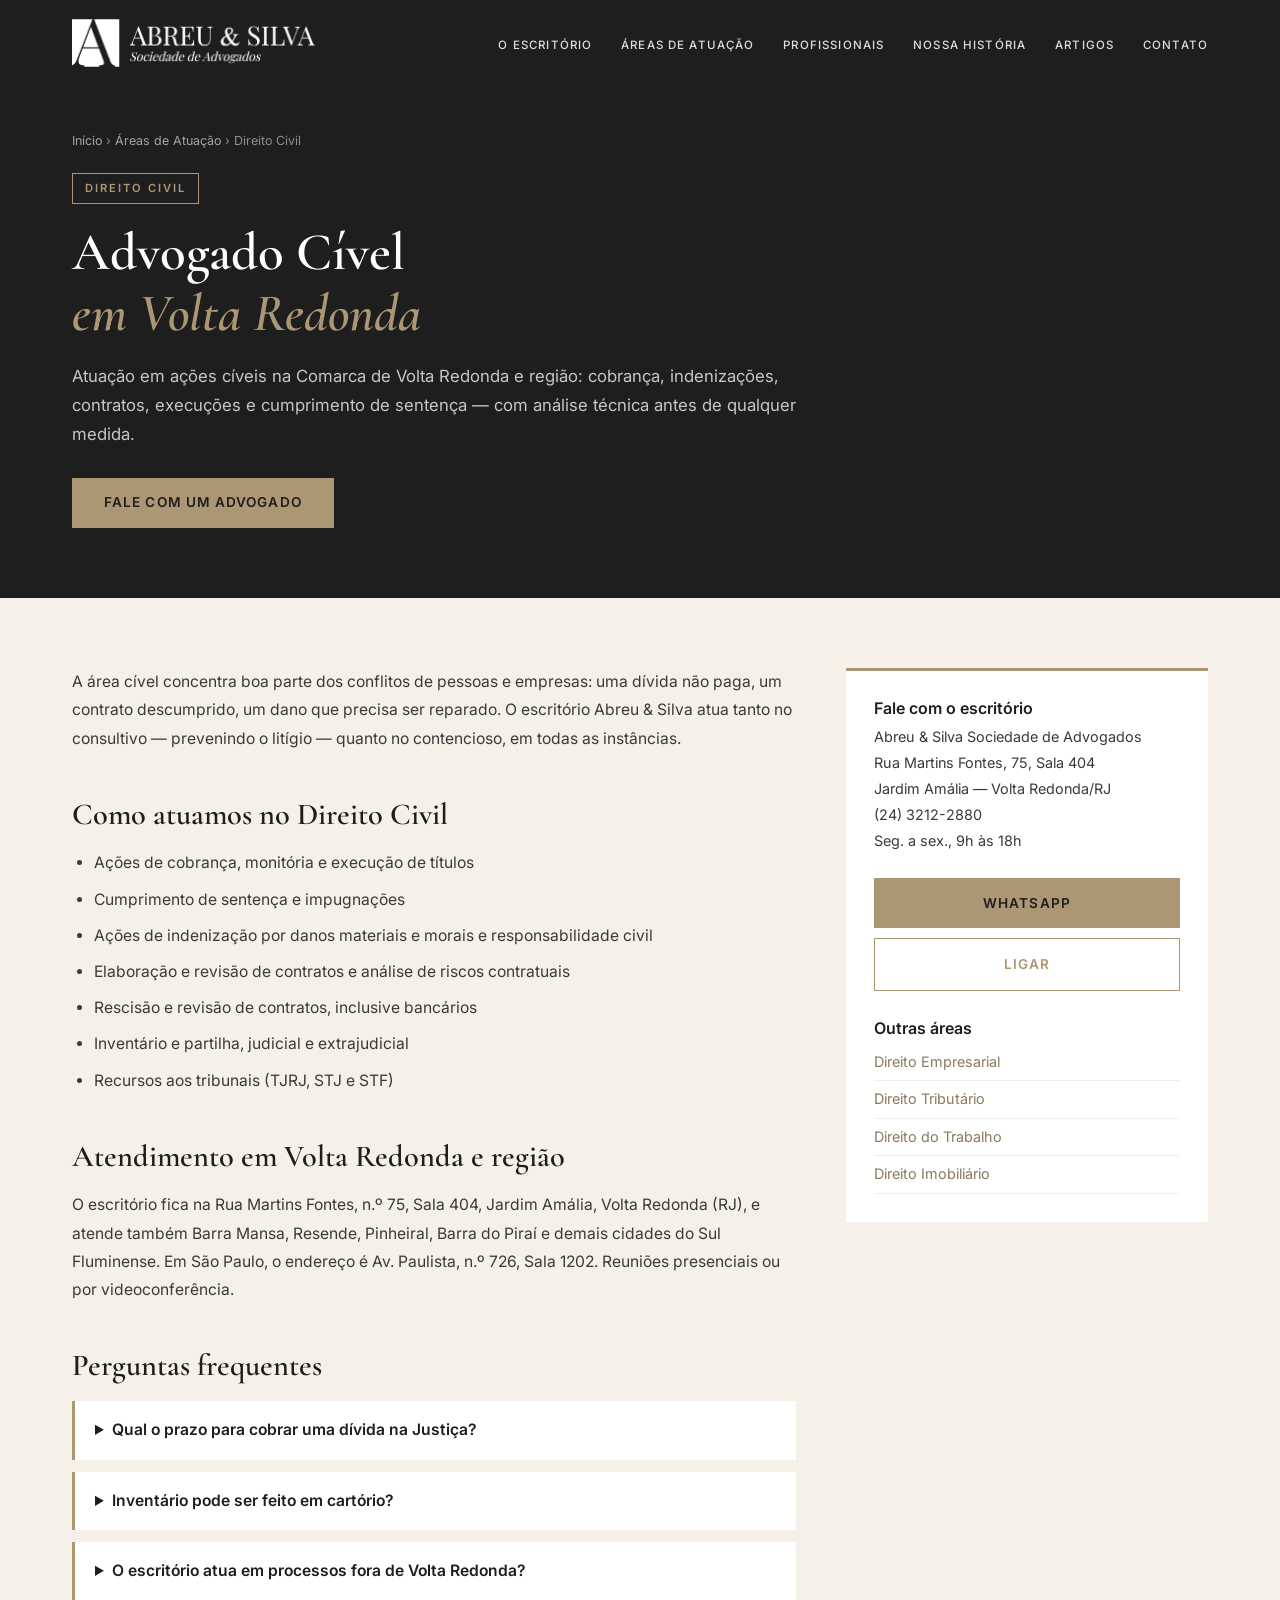
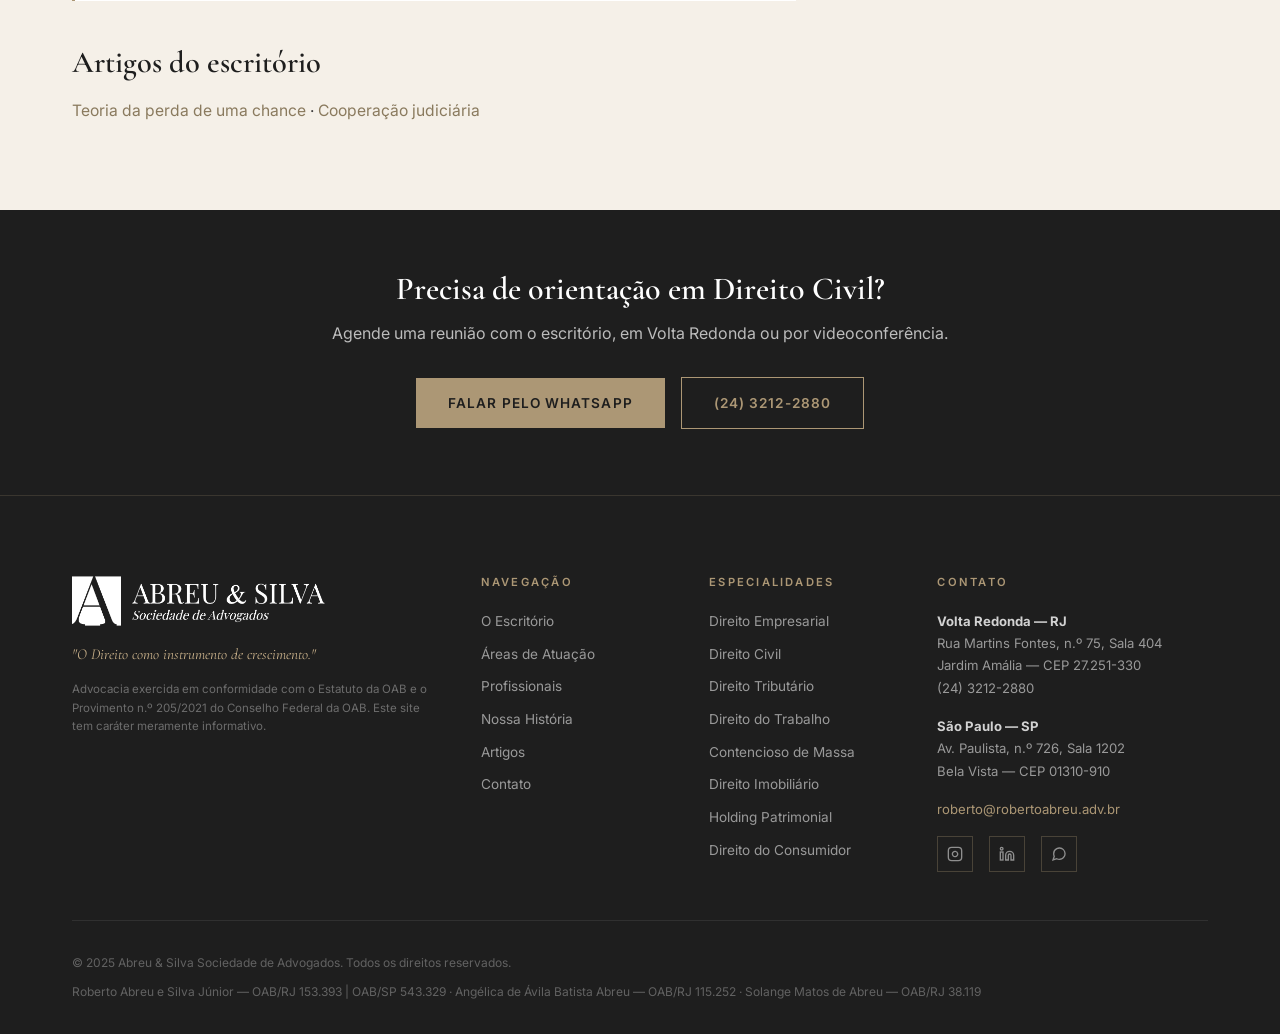
<file: advogado-civel-volta-redonda.html>
<!DOCTYPE html>
<html lang="pt-BR">
<head>
  <meta charset="UTF-8">
  <meta name="viewport" content="width=device-width, initial-scale=1.0">
  <title>Advogado Cível em Volta Redonda | Abreu &amp; Silva</title>
  <meta name="description" content="Advogado cível em Volta Redonda (RJ): ações de cobrança, indenização, responsabilidade civil, contratos, execução e cumprimento de sentença. Abreu &amp; Silva, desde 2008.">
  <link rel="canonical" href="https://www.abreuesilva.adv.br/advogado-civel-volta-redonda.html">
  <meta property="og:type" content="website">
  <meta property="og:locale" content="pt_BR">
  <meta property="og:site_name" content="Abreu &amp; Silva Sociedade de Advogados">
  <meta property="og:title" content="Advogado Cível em Volta Redonda | Abreu &amp; Silva">
  <meta property="og:description" content="Advogado cível em Volta Redonda (RJ): ações de cobrança, indenização, responsabilidade civil, contratos, execução e cumprimento de sentença. Abreu &amp; Silva, desde 2008.">
  <meta property="og:url" content="https://www.abreuesilva.adv.br/advogado-civel-volta-redonda.html">
  <meta property="og:image" content="https://www.abreuesilva.adv.br/assets/fotos/escritorio_geral.webp">
  <script type="application/ld+json">{"@context": "https://schema.org", "@type": "Service", "serviceType": "Direito Civil", "name": "Advogado Cível em Volta Redonda", "areaServed": [{"@type": "City", "name": "Volta Redonda"}, {"@type": "AdministrativeArea", "name": "Sul Fluminense"}], "provider": {"@id": "https://www.abreuesilva.adv.br/#volta-redonda"}, "url": "https://www.abreuesilva.adv.br/advogado-civel-volta-redonda.html"}</script>
  <script type="application/ld+json">{"@context": "https://schema.org", "@type": "FAQPage", "mainEntity": [{"@type": "Question", "name": "Qual o prazo para cobrar uma dívida na Justiça?", "acceptedAnswer": {"@type": "Answer", "text": "Depende da origem da dívida. Pelo Código Civil, a cobrança de dívida líquida constante de instrumento público ou particular prescreve, em regra, em 5 anos (art. 206, § 5º, I); a pretensão de reparação civil, em 3 anos (art. 206, § 3º, V); e, na falta de prazo específico, aplica-se o prazo geral de 10 anos (art. 205)."}}, {"@type": "Question", "name": "Inventário pode ser feito em cartório?", "acceptedAnswer": {"@type": "Answer", "text": "Sim, quando todos os herdeiros são capazes e estão de acordo, o inventário pode ser feito por escritura pública em cartório, com a assistência obrigatória de advogado. Havendo divergência, o caminho é o inventário judicial."}}, {"@type": "Question", "name": "O escritório atua em processos fora de Volta Redonda?", "acceptedAnswer": {"@type": "Answer", "text": "Sim. Com o processo eletrônico, o escritório atua em comarcas de todo o Estado do Rio de Janeiro, em São Paulo e nos tribunais superiores."}}]}</script>
  <script type="application/ld+json">{"@context": "https://schema.org", "@type": "BreadcrumbList", "itemListElement": [{"@type": "ListItem", "position": 1, "name": "Início", "item": "https://www.abreuesilva.adv.br/"}, {"@type": "ListItem", "position": 2, "name": "Áreas de Atuação", "item": "https://www.abreuesilva.adv.br/#areas"}, {"@type": "ListItem", "position": 3, "name": "Direito Civil", "item": "https://www.abreuesilva.adv.br/advogado-civel-volta-redonda.html"}]}</script>
  <link rel="preconnect" href="https://fonts.googleapis.com">
  <link rel="preconnect" href="https://fonts.gstatic.com" crossorigin>
  <link href="https://fonts.googleapis.com/css2?family=Cormorant+Garamond:ital,wght@0,400;0,600;0,700;1,400;1,600&family=Inter:wght@300;400;500;600&display=swap" rel="stylesheet">
  <link rel="stylesheet" href="style.css">
  <style>
  .area-hero{background:var(--charcoal,#1E1E1E);padding:130px 0 70px;position:relative}
  .area-hero .crumb{font-size:.78rem;color:rgba(255,255,255,.5);margin-bottom:22px}
  .area-hero .crumb a{color:rgba(255,255,255,.6);text-decoration:none}
  .area-hero .crumb a:hover{color:#AC9775}
  .area-hero .tag{display:inline-block;border:1px solid #AC9775;color:#AC9775;font-size:.7rem;letter-spacing:.18em;text-transform:uppercase;padding:5px 12px;margin-bottom:18px;font-family:'Inter',sans-serif;font-weight:600}
  .area-hero h1{font-family:'Cormorant Garamond',Georgia,serif;color:#fff;font-size:clamp(2.1rem,4.5vw,3.3rem);font-weight:600;line-height:1.15;margin:0 0 18px}
  .area-hero h1 em{color:#AC9775}
  .area-hero p.lead{color:rgba(255,255,255,.75);font-size:1.05rem;line-height:1.75;max-width:760px;margin:0 0 28px}
  .area-body{background:#F5F0E8;padding:70px 0}
  .area-body .wrap{display:grid;grid-template-columns:2fr 1fr;gap:50px}
  @media(max-width:900px){.area-body .wrap{grid-template-columns:1fr}}
  .area-body h2{font-family:'Cormorant Garamond',Georgia,serif;font-size:1.9rem;color:#1E1E1E;margin:0 0 16px;font-weight:600}
  .area-body h3{font-family:'Inter',sans-serif;font-size:1rem;color:#1E1E1E;margin:22px 0 6px;font-weight:600}
  .area-body p,.area-body li{color:#3a3a3a;line-height:1.8;font-size:.98rem}
  .area-body p{margin:0 0 14px}
  .area-body ul.servicos{padding-left:22px;margin:0 0 30px;list-style:disc}
  .area-body ul.servicos li{margin-bottom:8px}
  .area-body section+section{margin-top:44px}
  .area-side{background:#fff;border-top:3px solid #AC9775;padding:28px;align-self:start;position:sticky;top:100px}
  .area-side h3{margin-top:0}
  .area-side p{font-size:.9rem}
  .area-side .btn{width:100%;justify-content:center;margin-top:10px;text-decoration:none}
  .area-side .outras a{display:block;color:#8a7a5e;text-decoration:none;font-size:.9rem;padding:6px 0;border-bottom:1px solid #eee}
  .area-side .outras a:hover{color:#1E1E1E}
  .faq details{background:#fff;border-left:3px solid #AC9775;padding:16px 20px;margin-bottom:12px}
  .faq summary{cursor:pointer;font-weight:600;color:#1E1E1E;font-family:'Inter',sans-serif;font-size:.98rem}
  .faq details p{margin:12px 0 0}
  .area-body a.inline{color:#8a7a5e}
  .area-cta{background:#1E1E1E;padding:60px 0;text-align:center}
  .area-cta h2{font-family:'Cormorant Garamond',Georgia,serif;color:#fff;font-size:2rem;margin:0 0 12px;font-weight:600}
  .area-cta p{color:rgba(255,255,255,.7);margin:0 0 24px}
  .area-cta .btn{text-decoration:none;margin:6px}
</style>
<!-- Google tag (gtag.js) - Google Ads AW-10880346869 -->
<script async src="https://www.googletagmanager.com/gtag/js?id=AW-10880346869"></script>
<script>
  window.dataLayer = window.dataLayer || [];
  function gtag(){dataLayer.push(arguments);}
  gtag('js', new Date());
  gtag('config', 'AW-10880346869');
  // Conversões: clique em qualquer link do WhatsApp
  document.addEventListener('click', function (e) {
    var a = e.target.closest && e.target.closest('a[href*="wa.me"], a[href*="api.whatsapp.com"], a[href*="whatsapp.com/send"]');
    if (!a) return;
    gtag('event', 'conversion', {'send_to': 'AW-10880346869/b9jiCI6bvKoZEPXVk8Qo'});
    gtag('event', 'conversion', {'send_to': 'AW-10880346869/t8nLCN2y968ZEPXVk8Qo'});
  });
</script>
</head>
<body>

<nav class="navbar scrolled" id="navbar">
  <div class="nav-container">
    <a href="index.html" class="nav-logo">
      <img src="assets/logo.png" alt="Abreu & Silva Sociedade de Advogados">
    </a>
    <ul class="nav-links" id="navLinks">
      <li><a href="index.html#sobre">O Escritório</a></li>
      <li><a href="index.html#areas" class="active">Áreas de Atuação</a></li>
      <li><a href="index.html#profissionais">Profissionais</a></li>
      <li><a href="nossa-historia.html">Nossa História</a></li>
      <li><a href="index.html#artigos">Artigos</a></li>
      <li><a href="index.html#contato">Contato</a></li>
    </ul>
    <button class="nav-toggle" id="navToggle" aria-label="Menu">
      <span></span><span></span><span></span>
    </button>
  </div>
</nav>

<header class="area-hero">
  <div class="container">
    <div class="crumb"><a href="index.html">Início</a> › <a href="index.html#areas">Áreas de Atuação</a> › Direito Civil</div>
    <span class="tag">Direito Civil</span>
    <h1>Advogado Cível<br><em>em Volta Redonda</em></h1>
    <p class="lead">Atuação em ações cíveis na Comarca de Volta Redonda e região: cobrança, indenizações, contratos, execuções e cumprimento de sentença — com análise técnica antes de qualquer medida.</p>
    <a href="https://wa.me/5524999862226" target="_blank" rel="noopener" class="btn btn-gold">Fale com um advogado</a>
  </div>
</header>

<main class="area-body">
  <div class="container wrap">
    <div>
      <section>
        <p>A área cível concentra boa parte dos conflitos de pessoas e empresas: uma dívida não paga, um contrato descumprido, um dano que precisa ser reparado. O escritório Abreu &amp; Silva atua tanto no consultivo — prevenindo o litígio — quanto no contencioso, em todas as instâncias.</p>
      </section>
      <section>
        <h2>Como atuamos no Direito Civil</h2>
        <ul class="servicos">
          <li>Ações de cobrança, monitória e execução de títulos</li>
          <li>Cumprimento de sentença e impugnações</li>
          <li>Ações de indenização por danos materiais e morais e responsabilidade civil</li>
          <li>Elaboração e revisão de contratos e análise de riscos contratuais</li>
          <li>Rescisão e revisão de contratos, inclusive bancários</li>
          <li>Inventário e partilha, judicial e extrajudicial</li>
          <li>Recursos aos tribunais (TJRJ, STJ e STF)</li>
        </ul>
      </section>
      <section>
        <h2>Atendimento em Volta Redonda e região</h2>
        <p>O escritório fica na Rua Martins Fontes, n.º 75, Sala 404, Jardim Amália, Volta Redonda (RJ), e atende também Barra Mansa, Resende, Pinheiral, Barra do Piraí e demais cidades do Sul Fluminense. Em São Paulo, o endereço é Av. Paulista, n.º 726, Sala 1202. Reuniões presenciais ou por videoconferência.</p>
      </section>
      <section class="faq">
        <h2>Perguntas frequentes</h2>
        <details><summary>Qual o prazo para cobrar uma dívida na Justiça?</summary><p>Depende da origem da dívida. Pelo Código Civil, a cobrança de dívida líquida constante de instrumento público ou particular prescreve, em regra, em 5 anos (art. 206, § 5º, I); a pretensão de reparação civil, em 3 anos (art. 206, § 3º, V); e, na falta de prazo específico, aplica-se o prazo geral de 10 anos (art. 205).</p></details>
        <details><summary>Inventário pode ser feito em cartório?</summary><p>Sim, quando todos os herdeiros são capazes e estão de acordo, o inventário pode ser feito por escritura pública em cartório, com a assistência obrigatória de advogado. Havendo divergência, o caminho é o inventário judicial.</p></details>
        <details><summary>O escritório atua em processos fora de Volta Redonda?</summary><p>Sim. Com o processo eletrônico, o escritório atua em comarcas de todo o Estado do Rio de Janeiro, em São Paulo e nos tribunais superiores.</p></details>
      </section>
      <section>
        <h2>Artigos do escritório</h2>
        <p><a class="inline" href="artigo-teoria-perda-chance.html">Teoria da perda de uma chance</a> · <a class="inline" href="artigo-cooperacao-judiciaria.html">Cooperação judiciária</a></p>
      </section>
    </div>
    <aside class="area-side">
      <h3>Fale com o escritório</h3>
      <p>Abreu &amp; Silva Sociedade de Advogados<br>Rua Martins Fontes, 75, Sala 404<br>Jardim Amália — Volta Redonda/RJ<br>(24) 3212-2880<br>Seg. a sex., 9h às 18h</p>
      <a href="https://wa.me/5524999862226" target="_blank" rel="noopener" class="btn btn-gold">WhatsApp</a>
      <a href="tel:+552432122880" class="btn btn-gold-outline">Ligar</a>
      <h3 style="margin-top:28px">Outras áreas</h3>
      <div class="outras">
        <a href="advogado-empresarial-volta-redonda.html">Direito Empresarial</a>
        <a href="advogado-tributario-volta-redonda.html">Direito Tributário</a>
        <a href="advogado-trabalhista-empresas-volta-redonda.html">Direito do Trabalho</a>
        <a href="advogado-imobiliario-volta-redonda.html">Direito Imobiliário</a>
      </div>
    </aside>
  </div>
</main>

<section class="area-cta">
  <div class="container">
    <h2>Precisa de orientação em Direito Civil?</h2>
    <p>Agende uma reunião com o escritório, em Volta Redonda ou por videoconferência.</p>
    <a href="https://wa.me/5524999862226" target="_blank" rel="noopener" class="btn btn-gold">Falar pelo WhatsApp</a>
    <a href="tel:+552432122880" class="btn btn-gold-outline">(24) 3212-2880</a>
  </div>
</section>

<!-- FOOTER -->
<footer class="footer">
  <div class="container">
    <div class="footer-grid">
      <div class="footer-brand">
        <img src="assets/logo.png" alt="Abreu & Silva" class="footer-logo">
        <p class="footer-tagline">"O Direito como instrumento de crescimento."</p>
        <p class="footer-oab-disclaimer">
          Advocacia exercida em conformidade com o Estatuto da OAB e o 
          Provimento n.º 205/2021 do Conselho Federal da OAB. 
          Este site tem caráter meramente informativo.
        </p>
      </div>
      <div class="footer-links">
        <h4>Navegação</h4>
        <ul>
          <li><a href="index.html#sobre">O Escritório</a></li>
          <li><a href="index.html#areas">Áreas de Atuação</a></li>
          <li><a href="index.html#profissionais">Profissionais</a></li>
          <li><a href="nossa-historia.html">Nossa História</a></li>
          <li><a href="index.html#artigos">Artigos</a></li>
          <li><a href="index.html#contato">Contato</a></li>
        </ul>
      </div>
      <div class="footer-areas">
        <h4>Especialidades</h4>
        <ul>
          <li>Direito Empresarial</li>
          <li>Direito Civil</li>
          <li>Direito Tributário</li>
          <li>Direito do Trabalho</li>
          <li>Contencioso de Massa</li>
          <li>Direito Imobiliário</li>
          <li>Holding Patrimonial</li>
          <li>Direito do Consumidor</li>
        </ul>
      </div>
      <div class="footer-contato">
        <h4>Contato</h4>
        <p><strong>Volta Redonda — RJ</strong><br>
        Rua Martins Fontes, n.º 75, Sala 404<br>
        Jardim Amália — CEP 27.251-330<br>
        (24) 3212-2880</p>
        <p><strong>São Paulo — SP</strong><br>
        Av. Paulista, n.º 726, Sala 1202<br>
        Bela Vista — CEP 01310-910</p>
        <p><a href="mailto:roberto@robertoabreu.adv.br">roberto@robertoabreu.adv.br</a></p>
        <div class="footer-social">
          <a href="https://www.instagram.com/abreuesilvaadvogados/" target="_blank" rel="noopener" aria-label="Instagram">
            <svg width="16" height="16" viewBox="0 0 24 24" fill="none" stroke="currentColor" stroke-width="2">
              <rect x="2" y="2" width="20" height="20" rx="5" ry="5"/>
              <path d="M16 11.37A4 4 0 1112.63 8 4 4 0 0116 11.37z"/>
              <line x1="17.5" y1="6.5" x2="17.51" y2="6.5"/>
            </svg>
          </a>
          <a href="https://www.linkedin.com/in/roberto-de-abreu-e-silva-junior-770903190/" target="_blank" rel="noopener" aria-label="LinkedIn">
            <svg width="16" height="16" viewBox="0 0 24 24" fill="none" stroke="currentColor" stroke-width="2">
              <path d="M16 8a6 6 0 016 6v7h-4v-7a2 2 0 00-2-2 2 2 0 00-2 2v7h-4v-7a6 6 0 016-6z"/>
              <rect x="2" y="9" width="4" height="12"/>
              <circle cx="4" cy="4" r="2"/>
            </svg>
          </a>
          <a href="https://wa.me/5524999862226" target="_blank" rel="noopener" aria-label="WhatsApp">
            <svg width="16" height="16" viewBox="0 0 24 24" fill="none" stroke="currentColor" stroke-width="2">
              <path d="M21 11.5a8.38 8.38 0 01-.9 3.8 8.5 8.5 0 01-7.6 4.7 8.38 8.38 0 01-3.8-.9L3 21l1.9-5.7a8.38 8.38 0 01-.9-3.8 8.5 8.5 0 014.7-7.6 8.38 8.38 0 013.8-.9h.5a8.48 8.48 0 018 8v.5z"/>
            </svg>
          </a>
        </div>
      </div>
    </div>
    <div class="footer-bottom">
      <p>&copy; 2025 Abreu &amp; Silva Sociedade de Advogados. Todos os direitos reservados.</p>
      <p>Roberto Abreu e Silva Júnior — OAB/RJ 153.393 | OAB/SP 543.329 · Angélica de Ávila Batista Abreu — OAB/RJ 115.252 · Solange Matos de Abreu — OAB/RJ 38.119</p>
    </div>
  </div>
</footer>

<script src="script.js"></script>
</body>
</html>
</file>
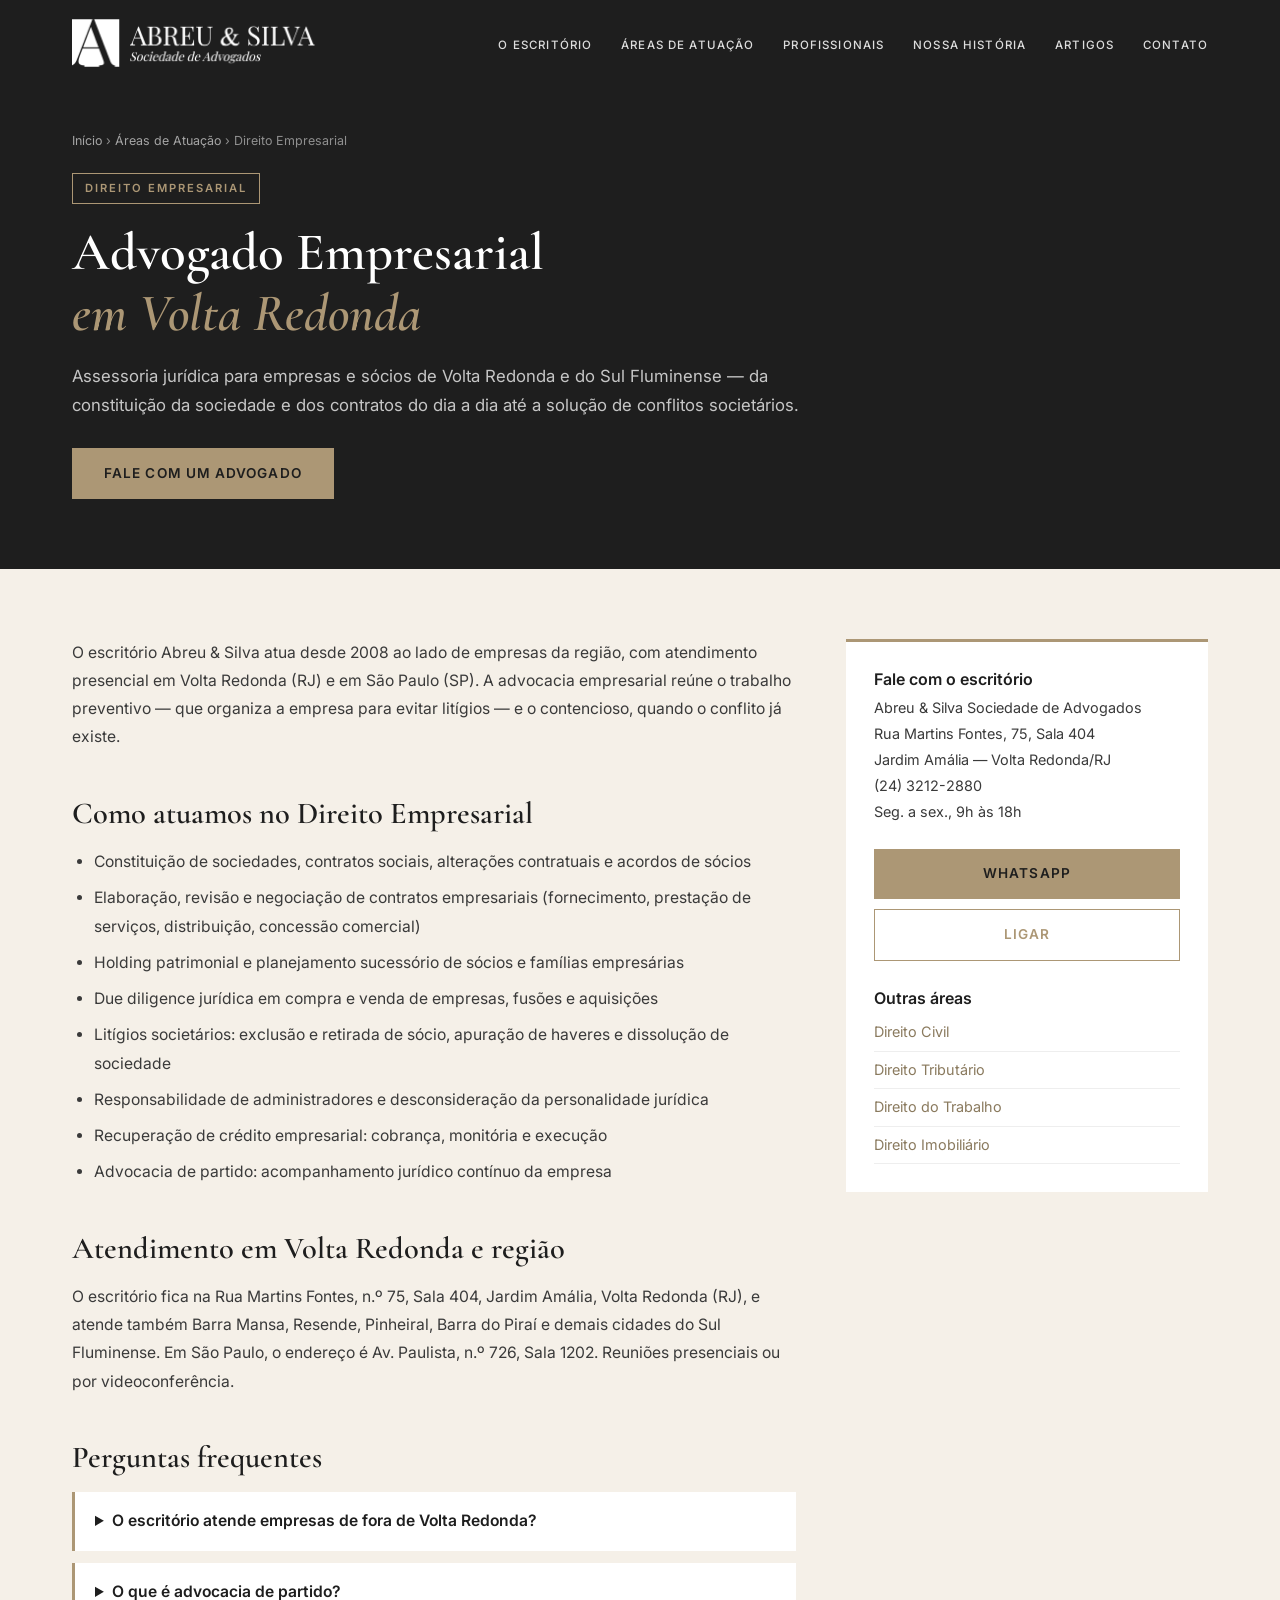
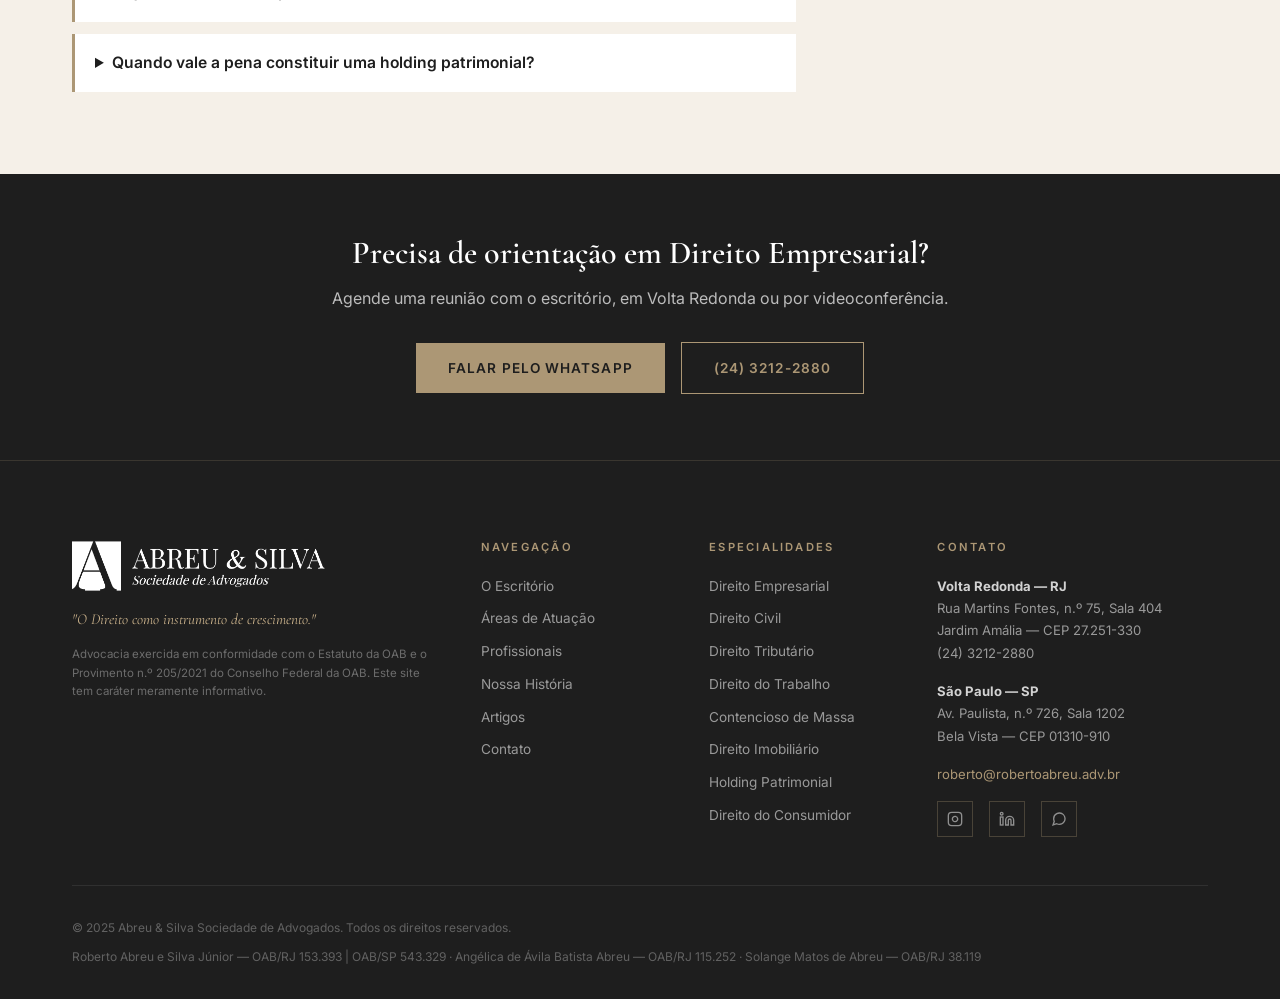
<file: advogado-empresarial-volta-redonda.html>
<!DOCTYPE html>
<html lang="pt-BR">
<head>
  <meta charset="UTF-8">
  <meta name="viewport" content="width=device-width, initial-scale=1.0">
  <title>Advogado Empresarial em Volta Redonda | Abreu &amp; Silva</title>
  <meta name="description" content="Advocacia empresarial em Volta Redonda (RJ): contratos, estruturação societária, due diligence, holding patrimonial e litígios societários. Abreu &amp; Silva, desde 2008.">
  <link rel="canonical" href="https://www.abreuesilva.adv.br/advogado-empresarial-volta-redonda.html">
  <meta property="og:type" content="website">
  <meta property="og:locale" content="pt_BR">
  <meta property="og:site_name" content="Abreu &amp; Silva Sociedade de Advogados">
  <meta property="og:title" content="Advogado Empresarial em Volta Redonda | Abreu &amp; Silva">
  <meta property="og:description" content="Advocacia empresarial em Volta Redonda (RJ): contratos, estruturação societária, due diligence, holding patrimonial e litígios societários. Abreu &amp; Silva, desde 2008.">
  <meta property="og:url" content="https://www.abreuesilva.adv.br/advogado-empresarial-volta-redonda.html">
  <meta property="og:image" content="https://www.abreuesilva.adv.br/assets/fotos/escritorio_geral.webp">
  <script type="application/ld+json">{"@context": "https://schema.org", "@type": "Service", "serviceType": "Direito Empresarial", "name": "Advogado Empresarial em Volta Redonda", "areaServed": [{"@type": "City", "name": "Volta Redonda"}, {"@type": "AdministrativeArea", "name": "Sul Fluminense"}], "provider": {"@id": "https://www.abreuesilva.adv.br/#volta-redonda"}, "url": "https://www.abreuesilva.adv.br/advogado-empresarial-volta-redonda.html"}</script>
  <script type="application/ld+json">{"@context": "https://schema.org", "@type": "FAQPage", "mainEntity": [{"@type": "Question", "name": "O escritório atende empresas de fora de Volta Redonda?", "acceptedAnswer": {"@type": "Answer", "text": "Sim. A sede fica em Volta Redonda (RJ), com atendimento às cidades do Sul Fluminense — como Barra Mansa, Resende, Pinheiral e Barra do Piraí — e escritório também em São Paulo (SP). Processos eletrônicos permitem atuação em todo o país."}}, {"@type": "Question", "name": "O que é advocacia de partido?", "acceptedAnswer": {"@type": "Answer", "text": "É a assessoria jurídica contínua, em que o escritório acompanha a empresa de forma permanente — contratos, consultas do dia a dia, questões trabalhistas, tributárias e processos — mediante honorários mensais previamente ajustados."}}, {"@type": "Question", "name": "Quando vale a pena constituir uma holding patrimonial?", "acceptedAnswer": {"@type": "Answer", "text": "A holding costuma ser avaliada quando há patrimônio relevante em imóveis ou participações societárias e interesse em organizar a sucessão. A decisão depende de análise do caso concreto, inclusive dos efeitos tributários."}}]}</script>
  <script type="application/ld+json">{"@context": "https://schema.org", "@type": "BreadcrumbList", "itemListElement": [{"@type": "ListItem", "position": 1, "name": "Início", "item": "https://www.abreuesilva.adv.br/"}, {"@type": "ListItem", "position": 2, "name": "Áreas de Atuação", "item": "https://www.abreuesilva.adv.br/#areas"}, {"@type": "ListItem", "position": 3, "name": "Direito Empresarial", "item": "https://www.abreuesilva.adv.br/advogado-empresarial-volta-redonda.html"}]}</script>
  <link rel="preconnect" href="https://fonts.googleapis.com">
  <link rel="preconnect" href="https://fonts.gstatic.com" crossorigin>
  <link href="https://fonts.googleapis.com/css2?family=Cormorant+Garamond:ital,wght@0,400;0,600;0,700;1,400;1,600&family=Inter:wght@300;400;500;600&display=swap" rel="stylesheet">
  <link rel="stylesheet" href="style.css">
  <style>
  .area-hero{background:var(--charcoal,#1E1E1E);padding:130px 0 70px;position:relative}
  .area-hero .crumb{font-size:.78rem;color:rgba(255,255,255,.5);margin-bottom:22px}
  .area-hero .crumb a{color:rgba(255,255,255,.6);text-decoration:none}
  .area-hero .crumb a:hover{color:#AC9775}
  .area-hero .tag{display:inline-block;border:1px solid #AC9775;color:#AC9775;font-size:.7rem;letter-spacing:.18em;text-transform:uppercase;padding:5px 12px;margin-bottom:18px;font-family:'Inter',sans-serif;font-weight:600}
  .area-hero h1{font-family:'Cormorant Garamond',Georgia,serif;color:#fff;font-size:clamp(2.1rem,4.5vw,3.3rem);font-weight:600;line-height:1.15;margin:0 0 18px}
  .area-hero h1 em{color:#AC9775}
  .area-hero p.lead{color:rgba(255,255,255,.75);font-size:1.05rem;line-height:1.75;max-width:760px;margin:0 0 28px}
  .area-body{background:#F5F0E8;padding:70px 0}
  .area-body .wrap{display:grid;grid-template-columns:2fr 1fr;gap:50px}
  @media(max-width:900px){.area-body .wrap{grid-template-columns:1fr}}
  .area-body h2{font-family:'Cormorant Garamond',Georgia,serif;font-size:1.9rem;color:#1E1E1E;margin:0 0 16px;font-weight:600}
  .area-body h3{font-family:'Inter',sans-serif;font-size:1rem;color:#1E1E1E;margin:22px 0 6px;font-weight:600}
  .area-body p,.area-body li{color:#3a3a3a;line-height:1.8;font-size:.98rem}
  .area-body p{margin:0 0 14px}
  .area-body ul.servicos{padding-left:22px;margin:0 0 30px;list-style:disc}
  .area-body ul.servicos li{margin-bottom:8px}
  .area-body section+section{margin-top:44px}
  .area-side{background:#fff;border-top:3px solid #AC9775;padding:28px;align-self:start;position:sticky;top:100px}
  .area-side h3{margin-top:0}
  .area-side p{font-size:.9rem}
  .area-side .btn{width:100%;justify-content:center;margin-top:10px;text-decoration:none}
  .area-side .outras a{display:block;color:#8a7a5e;text-decoration:none;font-size:.9rem;padding:6px 0;border-bottom:1px solid #eee}
  .area-side .outras a:hover{color:#1E1E1E}
  .faq details{background:#fff;border-left:3px solid #AC9775;padding:16px 20px;margin-bottom:12px}
  .faq summary{cursor:pointer;font-weight:600;color:#1E1E1E;font-family:'Inter',sans-serif;font-size:.98rem}
  .faq details p{margin:12px 0 0}
  .area-body a.inline{color:#8a7a5e}
  .area-cta{background:#1E1E1E;padding:60px 0;text-align:center}
  .area-cta h2{font-family:'Cormorant Garamond',Georgia,serif;color:#fff;font-size:2rem;margin:0 0 12px;font-weight:600}
  .area-cta p{color:rgba(255,255,255,.7);margin:0 0 24px}
  .area-cta .btn{text-decoration:none;margin:6px}
</style>
<!-- Google tag (gtag.js) - Google Ads AW-10880346869 -->
<script async src="https://www.googletagmanager.com/gtag/js?id=AW-10880346869"></script>
<script>
  window.dataLayer = window.dataLayer || [];
  function gtag(){dataLayer.push(arguments);}
  gtag('js', new Date());
  gtag('config', 'AW-10880346869');
  // Conversões: clique em qualquer link do WhatsApp
  document.addEventListener('click', function (e) {
    var a = e.target.closest && e.target.closest('a[href*="wa.me"], a[href*="api.whatsapp.com"], a[href*="whatsapp.com/send"]');
    if (!a) return;
    gtag('event', 'conversion', {'send_to': 'AW-10880346869/b9jiCI6bvKoZEPXVk8Qo'});
    gtag('event', 'conversion', {'send_to': 'AW-10880346869/t8nLCN2y968ZEPXVk8Qo'});
  });
</script>
</head>
<body>

<nav class="navbar scrolled" id="navbar">
  <div class="nav-container">
    <a href="index.html" class="nav-logo">
      <img src="assets/logo.png" alt="Abreu & Silva Sociedade de Advogados">
    </a>
    <ul class="nav-links" id="navLinks">
      <li><a href="index.html#sobre">O Escritório</a></li>
      <li><a href="index.html#areas" class="active">Áreas de Atuação</a></li>
      <li><a href="index.html#profissionais">Profissionais</a></li>
      <li><a href="nossa-historia.html">Nossa História</a></li>
      <li><a href="index.html#artigos">Artigos</a></li>
      <li><a href="index.html#contato">Contato</a></li>
    </ul>
    <button class="nav-toggle" id="navToggle" aria-label="Menu">
      <span></span><span></span><span></span>
    </button>
  </div>
</nav>

<header class="area-hero">
  <div class="container">
    <div class="crumb"><a href="index.html">Início</a> › <a href="index.html#areas">Áreas de Atuação</a> › Direito Empresarial</div>
    <span class="tag">Direito Empresarial</span>
    <h1>Advogado Empresarial<br><em>em Volta Redonda</em></h1>
    <p class="lead">Assessoria jurídica para empresas e sócios de Volta Redonda e do Sul Fluminense — da constituição da sociedade e dos contratos do dia a dia até a solução de conflitos societários.</p>
    <a href="https://wa.me/5524999862226" target="_blank" rel="noopener" class="btn btn-gold">Fale com um advogado</a>
  </div>
</header>

<main class="area-body">
  <div class="container wrap">
    <div>
      <section>
        <p>O escritório Abreu &amp; Silva atua desde 2008 ao lado de empresas da região, com atendimento presencial em Volta Redonda (RJ) e em São Paulo (SP). A advocacia empresarial reúne o trabalho preventivo — que organiza a empresa para evitar litígios — e o contencioso, quando o conflito já existe.</p>
      </section>
      <section>
        <h2>Como atuamos no Direito Empresarial</h2>
        <ul class="servicos">
          <li>Constituição de sociedades, contratos sociais, alterações contratuais e acordos de sócios</li>
          <li>Elaboração, revisão e negociação de contratos empresariais (fornecimento, prestação de serviços, distribuição, concessão comercial)</li>
          <li>Holding patrimonial e planejamento sucessório de sócios e famílias empresárias</li>
          <li>Due diligence jurídica em compra e venda de empresas, fusões e aquisições</li>
          <li>Litígios societários: exclusão e retirada de sócio, apuração de haveres e dissolução de sociedade</li>
          <li>Responsabilidade de administradores e desconsideração da personalidade jurídica</li>
          <li>Recuperação de crédito empresarial: cobrança, monitória e execução</li>
          <li>Advocacia de partido: acompanhamento jurídico contínuo da empresa</li>
        </ul>
      </section>
      <section>
        <h2>Atendimento em Volta Redonda e região</h2>
        <p>O escritório fica na Rua Martins Fontes, n.º 75, Sala 404, Jardim Amália, Volta Redonda (RJ), e atende também Barra Mansa, Resende, Pinheiral, Barra do Piraí e demais cidades do Sul Fluminense. Em São Paulo, o endereço é Av. Paulista, n.º 726, Sala 1202. Reuniões presenciais ou por videoconferência.</p>
      </section>
      <section class="faq">
        <h2>Perguntas frequentes</h2>
        <details><summary>O escritório atende empresas de fora de Volta Redonda?</summary><p>Sim. A sede fica em Volta Redonda (RJ), com atendimento às cidades do Sul Fluminense — como Barra Mansa, Resende, Pinheiral e Barra do Piraí — e escritório também em São Paulo (SP). Processos eletrônicos permitem atuação em todo o país.</p></details>
        <details><summary>O que é advocacia de partido?</summary><p>É a assessoria jurídica contínua, em que o escritório acompanha a empresa de forma permanente — contratos, consultas do dia a dia, questões trabalhistas, tributárias e processos — mediante honorários mensais previamente ajustados.</p></details>
        <details><summary>Quando vale a pena constituir uma holding patrimonial?</summary><p>A holding costuma ser avaliada quando há patrimônio relevante em imóveis ou participações societárias e interesse em organizar a sucessão. A decisão depende de análise do caso concreto, inclusive dos efeitos tributários.</p></details>
      </section>
    </div>
    <aside class="area-side">
      <h3>Fale com o escritório</h3>
      <p>Abreu &amp; Silva Sociedade de Advogados<br>Rua Martins Fontes, 75, Sala 404<br>Jardim Amália — Volta Redonda/RJ<br>(24) 3212-2880<br>Seg. a sex., 9h às 18h</p>
      <a href="https://wa.me/5524999862226" target="_blank" rel="noopener" class="btn btn-gold">WhatsApp</a>
      <a href="tel:+552432122880" class="btn btn-gold-outline">Ligar</a>
      <h3 style="margin-top:28px">Outras áreas</h3>
      <div class="outras">
        <a href="advogado-civel-volta-redonda.html">Direito Civil</a>
        <a href="advogado-tributario-volta-redonda.html">Direito Tributário</a>
        <a href="advogado-trabalhista-empresas-volta-redonda.html">Direito do Trabalho</a>
        <a href="advogado-imobiliario-volta-redonda.html">Direito Imobiliário</a>
      </div>
    </aside>
  </div>
</main>

<section class="area-cta">
  <div class="container">
    <h2>Precisa de orientação em Direito Empresarial?</h2>
    <p>Agende uma reunião com o escritório, em Volta Redonda ou por videoconferência.</p>
    <a href="https://wa.me/5524999862226" target="_blank" rel="noopener" class="btn btn-gold">Falar pelo WhatsApp</a>
    <a href="tel:+552432122880" class="btn btn-gold-outline">(24) 3212-2880</a>
  </div>
</section>

<!-- FOOTER -->
<footer class="footer">
  <div class="container">
    <div class="footer-grid">
      <div class="footer-brand">
        <img src="assets/logo.png" alt="Abreu & Silva" class="footer-logo">
        <p class="footer-tagline">"O Direito como instrumento de crescimento."</p>
        <p class="footer-oab-disclaimer">
          Advocacia exercida em conformidade com o Estatuto da OAB e o 
          Provimento n.º 205/2021 do Conselho Federal da OAB. 
          Este site tem caráter meramente informativo.
        </p>
      </div>
      <div class="footer-links">
        <h4>Navegação</h4>
        <ul>
          <li><a href="index.html#sobre">O Escritório</a></li>
          <li><a href="index.html#areas">Áreas de Atuação</a></li>
          <li><a href="index.html#profissionais">Profissionais</a></li>
          <li><a href="nossa-historia.html">Nossa História</a></li>
          <li><a href="index.html#artigos">Artigos</a></li>
          <li><a href="index.html#contato">Contato</a></li>
        </ul>
      </div>
      <div class="footer-areas">
        <h4>Especialidades</h4>
        <ul>
          <li>Direito Empresarial</li>
          <li>Direito Civil</li>
          <li>Direito Tributário</li>
          <li>Direito do Trabalho</li>
          <li>Contencioso de Massa</li>
          <li>Direito Imobiliário</li>
          <li>Holding Patrimonial</li>
          <li>Direito do Consumidor</li>
        </ul>
      </div>
      <div class="footer-contato">
        <h4>Contato</h4>
        <p><strong>Volta Redonda — RJ</strong><br>
        Rua Martins Fontes, n.º 75, Sala 404<br>
        Jardim Amália — CEP 27.251-330<br>
        (24) 3212-2880</p>
        <p><strong>São Paulo — SP</strong><br>
        Av. Paulista, n.º 726, Sala 1202<br>
        Bela Vista — CEP 01310-910</p>
        <p><a href="mailto:roberto@robertoabreu.adv.br">roberto@robertoabreu.adv.br</a></p>
        <div class="footer-social">
          <a href="https://www.instagram.com/abreuesilvaadvogados/" target="_blank" rel="noopener" aria-label="Instagram">
            <svg width="16" height="16" viewBox="0 0 24 24" fill="none" stroke="currentColor" stroke-width="2">
              <rect x="2" y="2" width="20" height="20" rx="5" ry="5"/>
              <path d="M16 11.37A4 4 0 1112.63 8 4 4 0 0116 11.37z"/>
              <line x1="17.5" y1="6.5" x2="17.51" y2="6.5"/>
            </svg>
          </a>
          <a href="https://www.linkedin.com/in/roberto-de-abreu-e-silva-junior-770903190/" target="_blank" rel="noopener" aria-label="LinkedIn">
            <svg width="16" height="16" viewBox="0 0 24 24" fill="none" stroke="currentColor" stroke-width="2">
              <path d="M16 8a6 6 0 016 6v7h-4v-7a2 2 0 00-2-2 2 2 0 00-2 2v7h-4v-7a6 6 0 016-6z"/>
              <rect x="2" y="9" width="4" height="12"/>
              <circle cx="4" cy="4" r="2"/>
            </svg>
          </a>
          <a href="https://wa.me/5524999862226" target="_blank" rel="noopener" aria-label="WhatsApp">
            <svg width="16" height="16" viewBox="0 0 24 24" fill="none" stroke="currentColor" stroke-width="2">
              <path d="M21 11.5a8.38 8.38 0 01-.9 3.8 8.5 8.5 0 01-7.6 4.7 8.38 8.38 0 01-3.8-.9L3 21l1.9-5.7a8.38 8.38 0 01-.9-3.8 8.5 8.5 0 014.7-7.6 8.38 8.38 0 013.8-.9h.5a8.48 8.48 0 018 8v.5z"/>
            </svg>
          </a>
        </div>
      </div>
    </div>
    <div class="footer-bottom">
      <p>&copy; 2025 Abreu &amp; Silva Sociedade de Advogados. Todos os direitos reservados.</p>
      <p>Roberto Abreu e Silva Júnior — OAB/RJ 153.393 | OAB/SP 543.329 · Angélica de Ávila Batista Abreu — OAB/RJ 115.252 · Solange Matos de Abreu — OAB/RJ 38.119</p>
    </div>
  </div>
</footer>

<script src="script.js"></script>
</body>
</html>
</file>
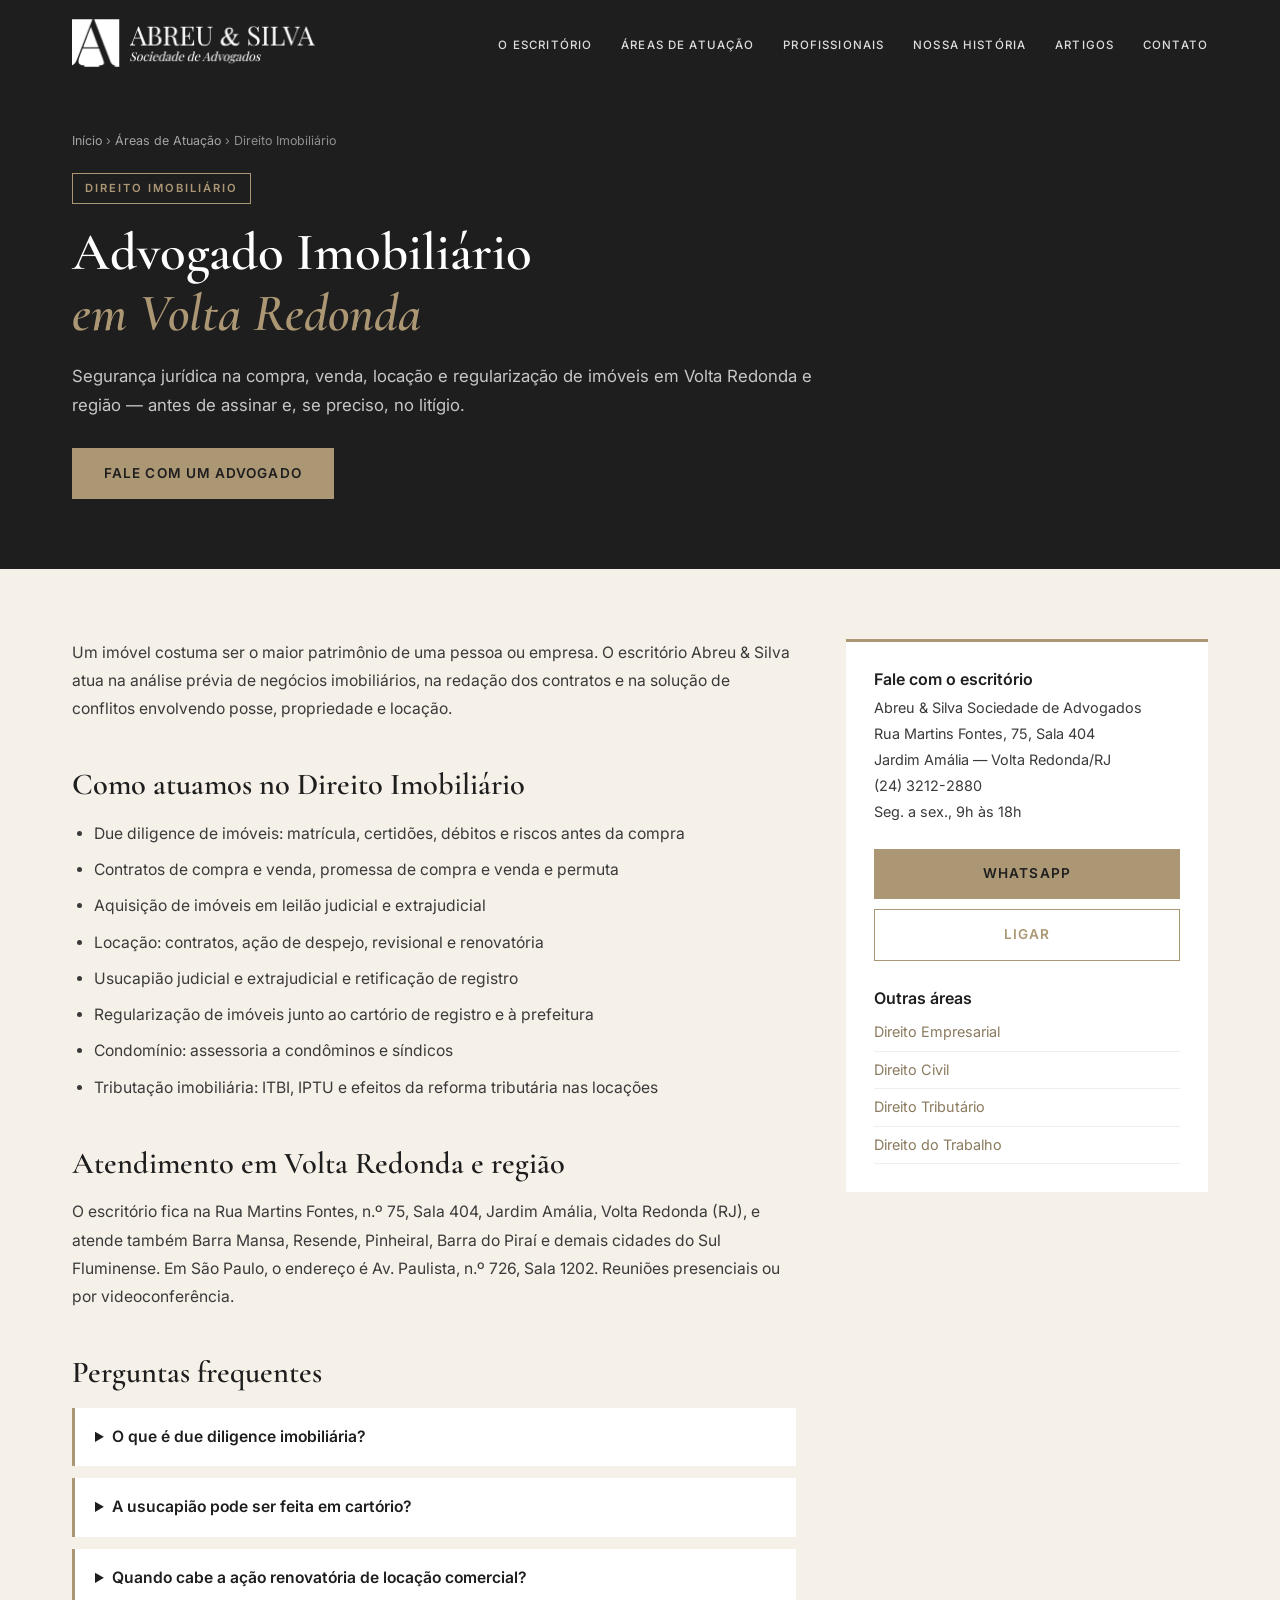
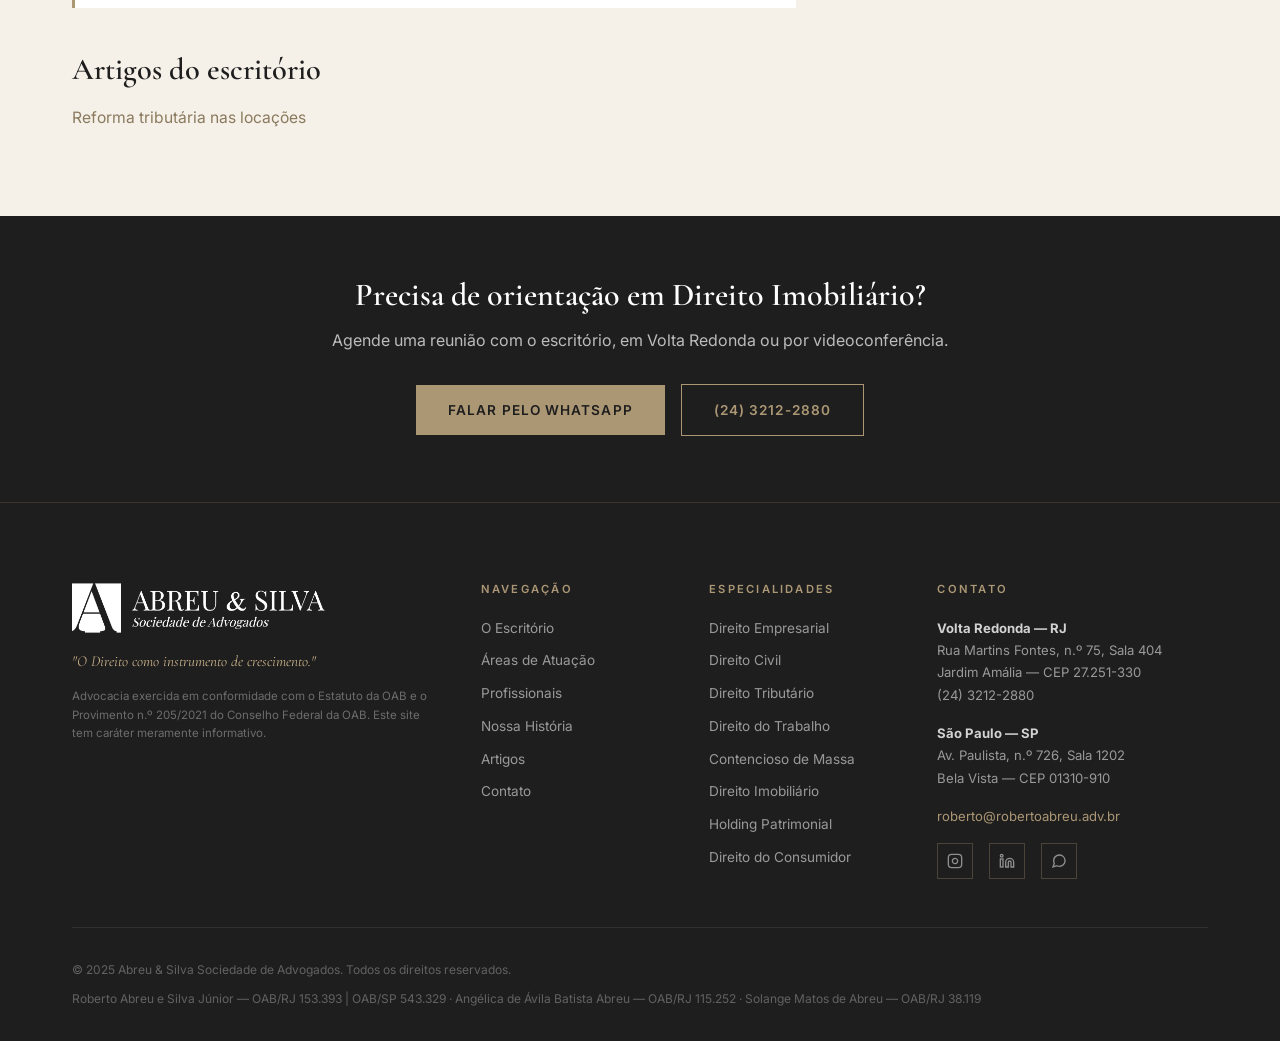
<file: advogado-imobiliario-volta-redonda.html>
<!DOCTYPE html>
<html lang="pt-BR">
<head>
  <meta charset="UTF-8">
  <meta name="viewport" content="width=device-width, initial-scale=1.0">
  <title>Advogado Imobiliário em Volta Redonda | Abreu &amp; Silva</title>
  <meta name="description" content="Advogado imobiliário em Volta Redonda (RJ): due diligence de imóveis, compra e venda, locação, despejo, renovatória, usucapião e regularização de imóveis. Abreu &amp; Silva.">
  <link rel="canonical" href="https://www.abreuesilva.adv.br/advogado-imobiliario-volta-redonda.html">
  <meta property="og:type" content="website">
  <meta property="og:locale" content="pt_BR">
  <meta property="og:site_name" content="Abreu &amp; Silva Sociedade de Advogados">
  <meta property="og:title" content="Advogado Imobiliário em Volta Redonda | Abreu &amp; Silva">
  <meta property="og:description" content="Advogado imobiliário em Volta Redonda (RJ): due diligence de imóveis, compra e venda, locação, despejo, renovatória, usucapião e regularização de imóveis. Abreu &amp; Silva.">
  <meta property="og:url" content="https://www.abreuesilva.adv.br/advogado-imobiliario-volta-redonda.html">
  <meta property="og:image" content="https://www.abreuesilva.adv.br/assets/fotos/escritorio_geral.webp">
  <script type="application/ld+json">{"@context": "https://schema.org", "@type": "Service", "serviceType": "Direito Imobiliário", "name": "Advogado Imobiliário em Volta Redonda", "areaServed": [{"@type": "City", "name": "Volta Redonda"}, {"@type": "AdministrativeArea", "name": "Sul Fluminense"}], "provider": {"@id": "https://www.abreuesilva.adv.br/#volta-redonda"}, "url": "https://www.abreuesilva.adv.br/advogado-imobiliario-volta-redonda.html"}</script>
  <script type="application/ld+json">{"@context": "https://schema.org", "@type": "FAQPage", "mainEntity": [{"@type": "Question", "name": "O que é due diligence imobiliária?", "acceptedAnswer": {"@type": "Answer", "text": "É a análise jurídica do imóvel e dos vendedores antes da compra: matrícula atualizada, ônus e penhoras, certidões de ações, débitos de IPTU e condomínio e regularidade da construção. Ela reduz o risco de o comprador perder o imóvel ou herdar dívidas."}}, {"@type": "Question", "name": "A usucapião pode ser feita em cartório?", "acceptedAnswer": {"@type": "Answer", "text": "Sim. Quando os requisitos estão presentes, a usucapião pode ser processada diretamente no cartório de registro de imóveis (Lei de Registros Públicos, art. 216-A), com ata notarial, planta e memorial descritivo, sempre com advogado. Se houver impugnação, o caso segue para a via judicial."}}, {"@type": "Question", "name": "Quando cabe a ação renovatória de locação comercial?", "acceptedAnswer": {"@type": "Answer", "text": "Na locação não residencial, o locatário pode pedir a renovação do contrato quando há contrato escrito com prazo determinado, prazo mínimo de 5 anos e exploração do mesmo ramo por pelo menos 3 anos. A ação deve ser proposta entre 1 ano e 6 meses antes do fim do contrato (Lei 8.245/91, art. 51)."}}]}</script>
  <script type="application/ld+json">{"@context": "https://schema.org", "@type": "BreadcrumbList", "itemListElement": [{"@type": "ListItem", "position": 1, "name": "Início", "item": "https://www.abreuesilva.adv.br/"}, {"@type": "ListItem", "position": 2, "name": "Áreas de Atuação", "item": "https://www.abreuesilva.adv.br/#areas"}, {"@type": "ListItem", "position": 3, "name": "Direito Imobiliário", "item": "https://www.abreuesilva.adv.br/advogado-imobiliario-volta-redonda.html"}]}</script>
  <link rel="preconnect" href="https://fonts.googleapis.com">
  <link rel="preconnect" href="https://fonts.gstatic.com" crossorigin>
  <link href="https://fonts.googleapis.com/css2?family=Cormorant+Garamond:ital,wght@0,400;0,600;0,700;1,400;1,600&family=Inter:wght@300;400;500;600&display=swap" rel="stylesheet">
  <link rel="stylesheet" href="style.css">
  <style>
  .area-hero{background:var(--charcoal,#1E1E1E);padding:130px 0 70px;position:relative}
  .area-hero .crumb{font-size:.78rem;color:rgba(255,255,255,.5);margin-bottom:22px}
  .area-hero .crumb a{color:rgba(255,255,255,.6);text-decoration:none}
  .area-hero .crumb a:hover{color:#AC9775}
  .area-hero .tag{display:inline-block;border:1px solid #AC9775;color:#AC9775;font-size:.7rem;letter-spacing:.18em;text-transform:uppercase;padding:5px 12px;margin-bottom:18px;font-family:'Inter',sans-serif;font-weight:600}
  .area-hero h1{font-family:'Cormorant Garamond',Georgia,serif;color:#fff;font-size:clamp(2.1rem,4.5vw,3.3rem);font-weight:600;line-height:1.15;margin:0 0 18px}
  .area-hero h1 em{color:#AC9775}
  .area-hero p.lead{color:rgba(255,255,255,.75);font-size:1.05rem;line-height:1.75;max-width:760px;margin:0 0 28px}
  .area-body{background:#F5F0E8;padding:70px 0}
  .area-body .wrap{display:grid;grid-template-columns:2fr 1fr;gap:50px}
  @media(max-width:900px){.area-body .wrap{grid-template-columns:1fr}}
  .area-body h2{font-family:'Cormorant Garamond',Georgia,serif;font-size:1.9rem;color:#1E1E1E;margin:0 0 16px;font-weight:600}
  .area-body h3{font-family:'Inter',sans-serif;font-size:1rem;color:#1E1E1E;margin:22px 0 6px;font-weight:600}
  .area-body p,.area-body li{color:#3a3a3a;line-height:1.8;font-size:.98rem}
  .area-body p{margin:0 0 14px}
  .area-body ul.servicos{padding-left:22px;margin:0 0 30px;list-style:disc}
  .area-body ul.servicos li{margin-bottom:8px}
  .area-body section+section{margin-top:44px}
  .area-side{background:#fff;border-top:3px solid #AC9775;padding:28px;align-self:start;position:sticky;top:100px}
  .area-side h3{margin-top:0}
  .area-side p{font-size:.9rem}
  .area-side .btn{width:100%;justify-content:center;margin-top:10px;text-decoration:none}
  .area-side .outras a{display:block;color:#8a7a5e;text-decoration:none;font-size:.9rem;padding:6px 0;border-bottom:1px solid #eee}
  .area-side .outras a:hover{color:#1E1E1E}
  .faq details{background:#fff;border-left:3px solid #AC9775;padding:16px 20px;margin-bottom:12px}
  .faq summary{cursor:pointer;font-weight:600;color:#1E1E1E;font-family:'Inter',sans-serif;font-size:.98rem}
  .faq details p{margin:12px 0 0}
  .area-body a.inline{color:#8a7a5e}
  .area-cta{background:#1E1E1E;padding:60px 0;text-align:center}
  .area-cta h2{font-family:'Cormorant Garamond',Georgia,serif;color:#fff;font-size:2rem;margin:0 0 12px;font-weight:600}
  .area-cta p{color:rgba(255,255,255,.7);margin:0 0 24px}
  .area-cta .btn{text-decoration:none;margin:6px}
</style>
<!-- Google tag (gtag.js) - Google Ads AW-10880346869 -->
<script async src="https://www.googletagmanager.com/gtag/js?id=AW-10880346869"></script>
<script>
  window.dataLayer = window.dataLayer || [];
  function gtag(){dataLayer.push(arguments);}
  gtag('js', new Date());
  gtag('config', 'AW-10880346869');
  // Conversões: clique em qualquer link do WhatsApp
  document.addEventListener('click', function (e) {
    var a = e.target.closest && e.target.closest('a[href*="wa.me"], a[href*="api.whatsapp.com"], a[href*="whatsapp.com/send"]');
    if (!a) return;
    gtag('event', 'conversion', {'send_to': 'AW-10880346869/b9jiCI6bvKoZEPXVk8Qo'});
    gtag('event', 'conversion', {'send_to': 'AW-10880346869/t8nLCN2y968ZEPXVk8Qo'});
  });
</script>
</head>
<body>

<nav class="navbar scrolled" id="navbar">
  <div class="nav-container">
    <a href="index.html" class="nav-logo">
      <img src="assets/logo.png" alt="Abreu & Silva Sociedade de Advogados">
    </a>
    <ul class="nav-links" id="navLinks">
      <li><a href="index.html#sobre">O Escritório</a></li>
      <li><a href="index.html#areas" class="active">Áreas de Atuação</a></li>
      <li><a href="index.html#profissionais">Profissionais</a></li>
      <li><a href="nossa-historia.html">Nossa História</a></li>
      <li><a href="index.html#artigos">Artigos</a></li>
      <li><a href="index.html#contato">Contato</a></li>
    </ul>
    <button class="nav-toggle" id="navToggle" aria-label="Menu">
      <span></span><span></span><span></span>
    </button>
  </div>
</nav>

<header class="area-hero">
  <div class="container">
    <div class="crumb"><a href="index.html">Início</a> › <a href="index.html#areas">Áreas de Atuação</a> › Direito Imobiliário</div>
    <span class="tag">Direito Imobiliário</span>
    <h1>Advogado Imobiliário<br><em>em Volta Redonda</em></h1>
    <p class="lead">Segurança jurídica na compra, venda, locação e regularização de imóveis em Volta Redonda e região — antes de assinar e, se preciso, no litígio.</p>
    <a href="https://wa.me/5524999862226" target="_blank" rel="noopener" class="btn btn-gold">Fale com um advogado</a>
  </div>
</header>

<main class="area-body">
  <div class="container wrap">
    <div>
      <section>
        <p>Um imóvel costuma ser o maior patrimônio de uma pessoa ou empresa. O escritório Abreu &amp; Silva atua na análise prévia de negócios imobiliários, na redação dos contratos e na solução de conflitos envolvendo posse, propriedade e locação.</p>
      </section>
      <section>
        <h2>Como atuamos no Direito Imobiliário</h2>
        <ul class="servicos">
          <li>Due diligence de imóveis: matrícula, certidões, débitos e riscos antes da compra</li>
          <li>Contratos de compra e venda, promessa de compra e venda e permuta</li>
          <li>Aquisição de imóveis em leilão judicial e extrajudicial</li>
          <li>Locação: contratos, ação de despejo, revisional e renovatória</li>
          <li>Usucapião judicial e extrajudicial e retificação de registro</li>
          <li>Regularização de imóveis junto ao cartório de registro e à prefeitura</li>
          <li>Condomínio: assessoria a condôminos e síndicos</li>
          <li>Tributação imobiliária: ITBI, IPTU e efeitos da reforma tributária nas locações</li>
        </ul>
      </section>
      <section>
        <h2>Atendimento em Volta Redonda e região</h2>
        <p>O escritório fica na Rua Martins Fontes, n.º 75, Sala 404, Jardim Amália, Volta Redonda (RJ), e atende também Barra Mansa, Resende, Pinheiral, Barra do Piraí e demais cidades do Sul Fluminense. Em São Paulo, o endereço é Av. Paulista, n.º 726, Sala 1202. Reuniões presenciais ou por videoconferência.</p>
      </section>
      <section class="faq">
        <h2>Perguntas frequentes</h2>
        <details><summary>O que é due diligence imobiliária?</summary><p>É a análise jurídica do imóvel e dos vendedores antes da compra: matrícula atualizada, ônus e penhoras, certidões de ações, débitos de IPTU e condomínio e regularidade da construção. Ela reduz o risco de o comprador perder o imóvel ou herdar dívidas.</p></details>
        <details><summary>A usucapião pode ser feita em cartório?</summary><p>Sim. Quando os requisitos estão presentes, a usucapião pode ser processada diretamente no cartório de registro de imóveis (Lei de Registros Públicos, art. 216-A), com ata notarial, planta e memorial descritivo, sempre com advogado. Se houver impugnação, o caso segue para a via judicial.</p></details>
        <details><summary>Quando cabe a ação renovatória de locação comercial?</summary><p>Na locação não residencial, o locatário pode pedir a renovação do contrato quando há contrato escrito com prazo determinado, prazo mínimo de 5 anos e exploração do mesmo ramo por pelo menos 3 anos. A ação deve ser proposta entre 1 ano e 6 meses antes do fim do contrato (Lei 8.245/91, art. 51).</p></details>
      </section>
      <section>
        <h2>Artigos do escritório</h2>
        <p><a class="inline" href="artigo-reforma-tributaria-locacoes.html">Reforma tributária nas locações</a></p>
      </section>
    </div>
    <aside class="area-side">
      <h3>Fale com o escritório</h3>
      <p>Abreu &amp; Silva Sociedade de Advogados<br>Rua Martins Fontes, 75, Sala 404<br>Jardim Amália — Volta Redonda/RJ<br>(24) 3212-2880<br>Seg. a sex., 9h às 18h</p>
      <a href="https://wa.me/5524999862226" target="_blank" rel="noopener" class="btn btn-gold">WhatsApp</a>
      <a href="tel:+552432122880" class="btn btn-gold-outline">Ligar</a>
      <h3 style="margin-top:28px">Outras áreas</h3>
      <div class="outras">
        <a href="advogado-empresarial-volta-redonda.html">Direito Empresarial</a>
        <a href="advogado-civel-volta-redonda.html">Direito Civil</a>
        <a href="advogado-tributario-volta-redonda.html">Direito Tributário</a>
        <a href="advogado-trabalhista-empresas-volta-redonda.html">Direito do Trabalho</a>
      </div>
    </aside>
  </div>
</main>

<section class="area-cta">
  <div class="container">
    <h2>Precisa de orientação em Direito Imobiliário?</h2>
    <p>Agende uma reunião com o escritório, em Volta Redonda ou por videoconferência.</p>
    <a href="https://wa.me/5524999862226" target="_blank" rel="noopener" class="btn btn-gold">Falar pelo WhatsApp</a>
    <a href="tel:+552432122880" class="btn btn-gold-outline">(24) 3212-2880</a>
  </div>
</section>

<!-- FOOTER -->
<footer class="footer">
  <div class="container">
    <div class="footer-grid">
      <div class="footer-brand">
        <img src="assets/logo.png" alt="Abreu & Silva" class="footer-logo">
        <p class="footer-tagline">"O Direito como instrumento de crescimento."</p>
        <p class="footer-oab-disclaimer">
          Advocacia exercida em conformidade com o Estatuto da OAB e o 
          Provimento n.º 205/2021 do Conselho Federal da OAB. 
          Este site tem caráter meramente informativo.
        </p>
      </div>
      <div class="footer-links">
        <h4>Navegação</h4>
        <ul>
          <li><a href="index.html#sobre">O Escritório</a></li>
          <li><a href="index.html#areas">Áreas de Atuação</a></li>
          <li><a href="index.html#profissionais">Profissionais</a></li>
          <li><a href="nossa-historia.html">Nossa História</a></li>
          <li><a href="index.html#artigos">Artigos</a></li>
          <li><a href="index.html#contato">Contato</a></li>
        </ul>
      </div>
      <div class="footer-areas">
        <h4>Especialidades</h4>
        <ul>
          <li>Direito Empresarial</li>
          <li>Direito Civil</li>
          <li>Direito Tributário</li>
          <li>Direito do Trabalho</li>
          <li>Contencioso de Massa</li>
          <li>Direito Imobiliário</li>
          <li>Holding Patrimonial</li>
          <li>Direito do Consumidor</li>
        </ul>
      </div>
      <div class="footer-contato">
        <h4>Contato</h4>
        <p><strong>Volta Redonda — RJ</strong><br>
        Rua Martins Fontes, n.º 75, Sala 404<br>
        Jardim Amália — CEP 27.251-330<br>
        (24) 3212-2880</p>
        <p><strong>São Paulo — SP</strong><br>
        Av. Paulista, n.º 726, Sala 1202<br>
        Bela Vista — CEP 01310-910</p>
        <p><a href="mailto:roberto@robertoabreu.adv.br">roberto@robertoabreu.adv.br</a></p>
        <div class="footer-social">
          <a href="https://www.instagram.com/abreuesilvaadvogados/" target="_blank" rel="noopener" aria-label="Instagram">
            <svg width="16" height="16" viewBox="0 0 24 24" fill="none" stroke="currentColor" stroke-width="2">
              <rect x="2" y="2" width="20" height="20" rx="5" ry="5"/>
              <path d="M16 11.37A4 4 0 1112.63 8 4 4 0 0116 11.37z"/>
              <line x1="17.5" y1="6.5" x2="17.51" y2="6.5"/>
            </svg>
          </a>
          <a href="https://www.linkedin.com/in/roberto-de-abreu-e-silva-junior-770903190/" target="_blank" rel="noopener" aria-label="LinkedIn">
            <svg width="16" height="16" viewBox="0 0 24 24" fill="none" stroke="currentColor" stroke-width="2">
              <path d="M16 8a6 6 0 016 6v7h-4v-7a2 2 0 00-2-2 2 2 0 00-2 2v7h-4v-7a6 6 0 016-6z"/>
              <rect x="2" y="9" width="4" height="12"/>
              <circle cx="4" cy="4" r="2"/>
            </svg>
          </a>
          <a href="https://wa.me/5524999862226" target="_blank" rel="noopener" aria-label="WhatsApp">
            <svg width="16" height="16" viewBox="0 0 24 24" fill="none" stroke="currentColor" stroke-width="2">
              <path d="M21 11.5a8.38 8.38 0 01-.9 3.8 8.5 8.5 0 01-7.6 4.7 8.38 8.38 0 01-3.8-.9L3 21l1.9-5.7a8.38 8.38 0 01-.9-3.8 8.5 8.5 0 014.7-7.6 8.38 8.38 0 013.8-.9h.5a8.48 8.48 0 018 8v.5z"/>
            </svg>
          </a>
        </div>
      </div>
    </div>
    <div class="footer-bottom">
      <p>&copy; 2025 Abreu &amp; Silva Sociedade de Advogados. Todos os direitos reservados.</p>
      <p>Roberto Abreu e Silva Júnior — OAB/RJ 153.393 | OAB/SP 543.329 · Angélica de Ávila Batista Abreu — OAB/RJ 115.252 · Solange Matos de Abreu — OAB/RJ 38.119</p>
    </div>
  </div>
</footer>

<script src="script.js"></script>
</body>
</html>
</file>
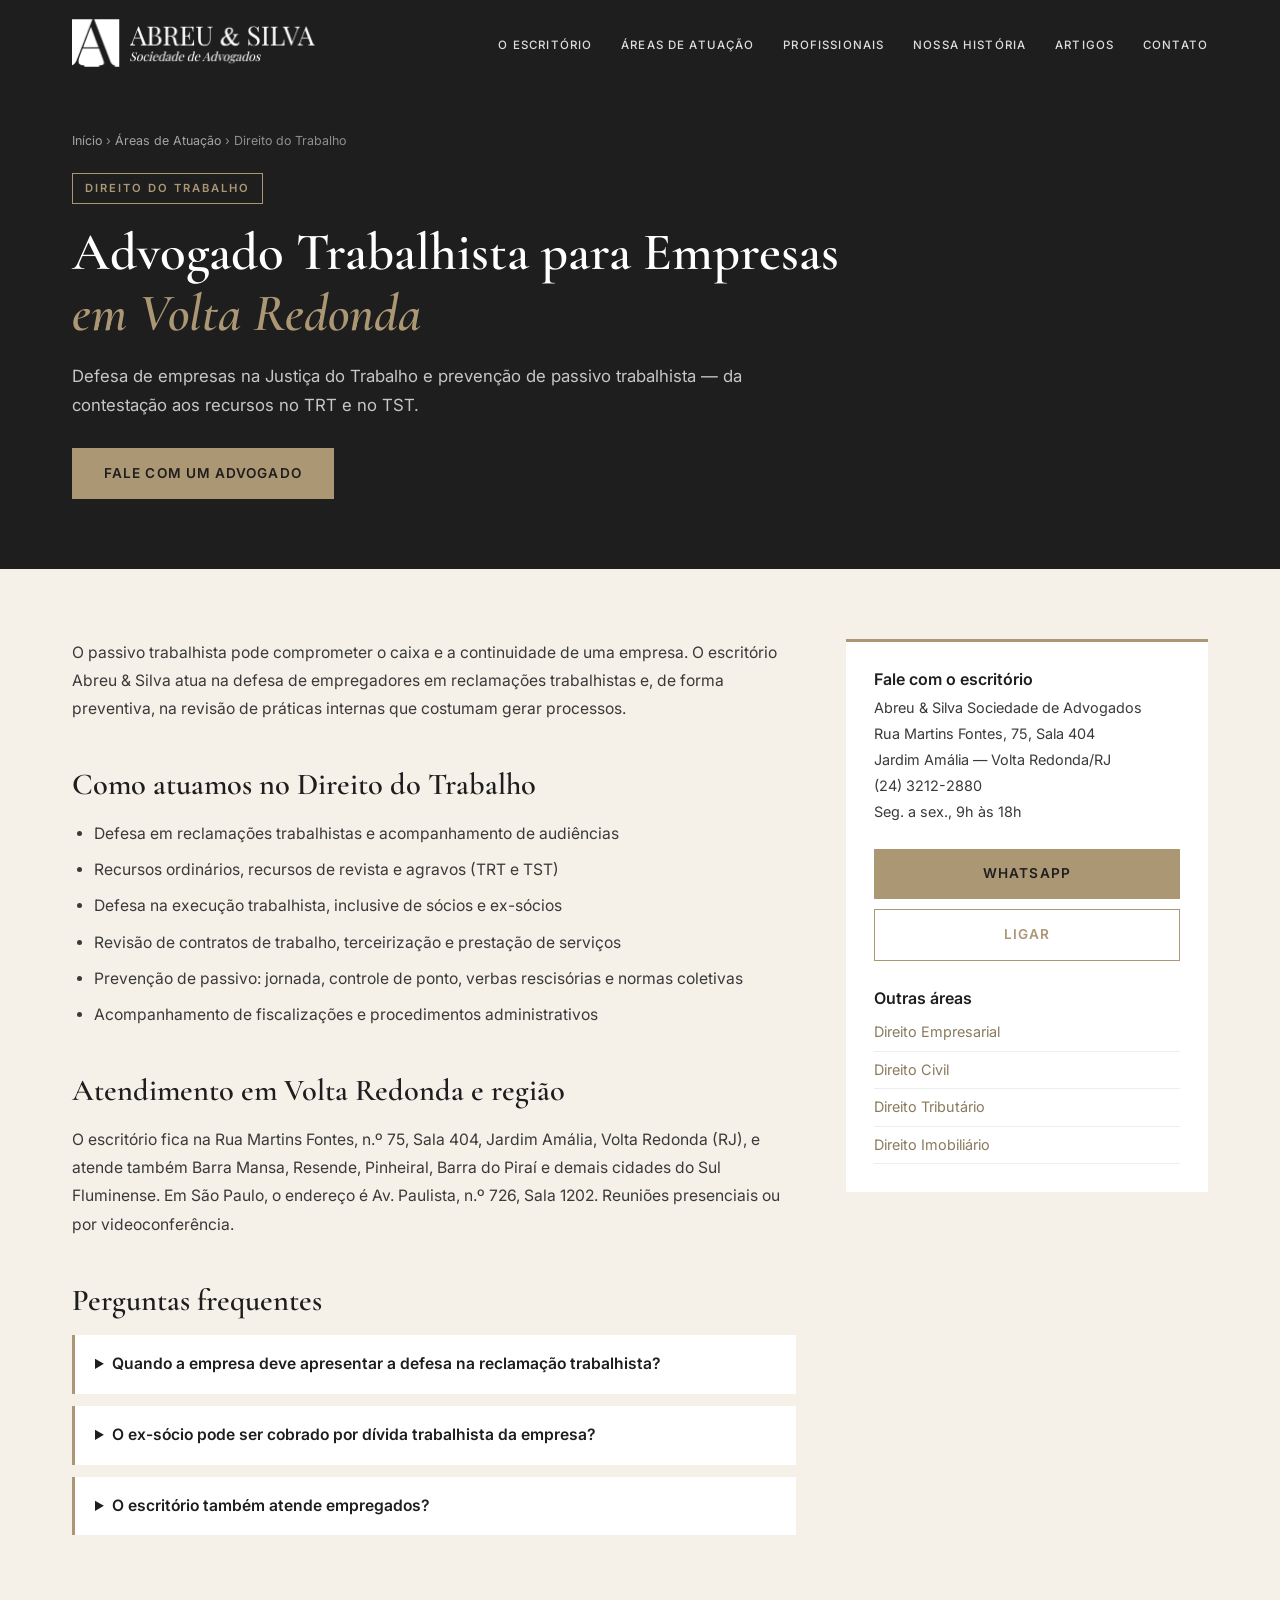
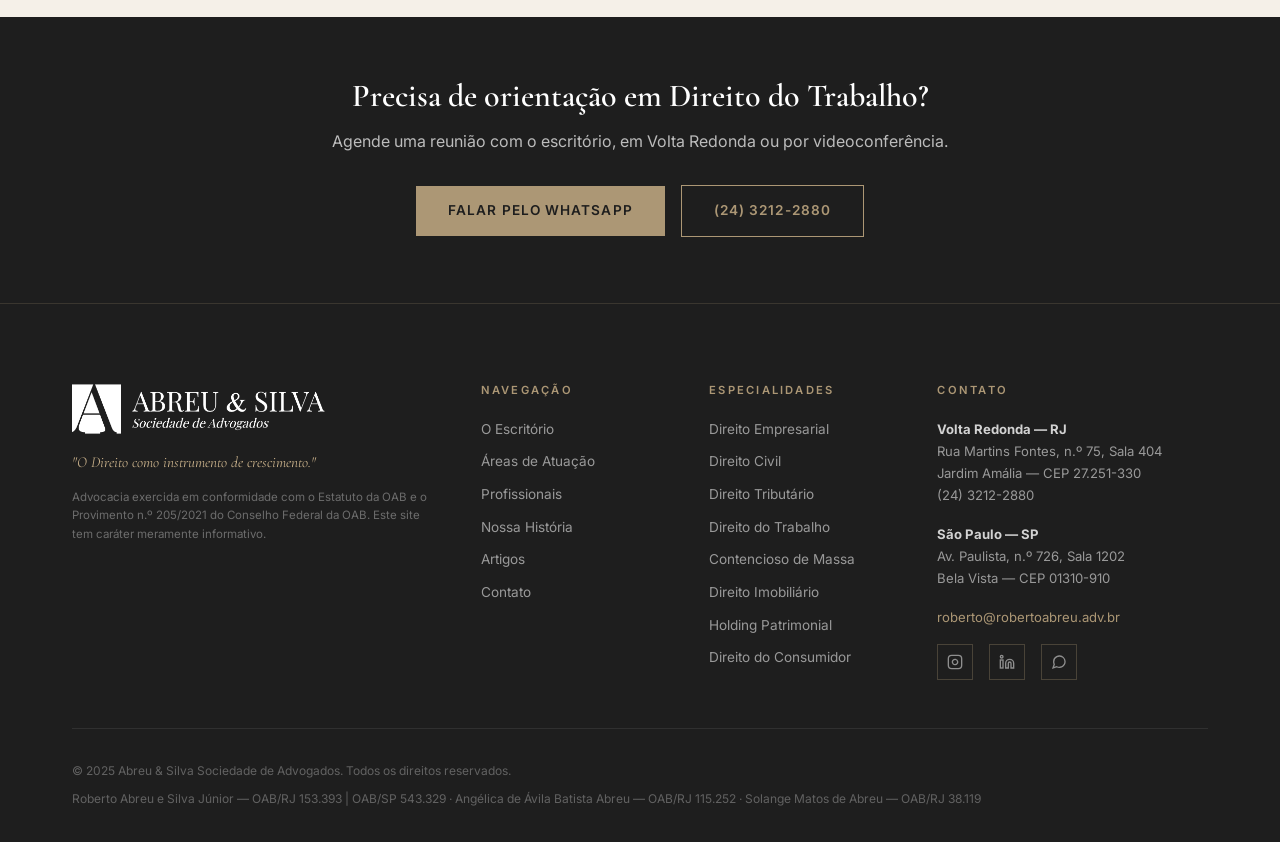
<file: advogado-trabalhista-empresas-volta-redonda.html>
<!DOCTYPE html>
<html lang="pt-BR">
<head>
  <meta charset="UTF-8">
  <meta name="viewport" content="width=device-width, initial-scale=1.0">
  <title>Advogado Trabalhista para Empresas em Volta Redonda | Abreu &amp; Silva</title>
  <meta name="description" content="Advocacia trabalhista empresarial em Volta Redonda (RJ): defesa em reclamações trabalhistas, recursos, execuções e prevenção de passivo trabalhista. Abreu &amp; Silva.">
  <link rel="canonical" href="https://www.abreuesilva.adv.br/advogado-trabalhista-empresas-volta-redonda.html">
  <meta property="og:type" content="website">
  <meta property="og:locale" content="pt_BR">
  <meta property="og:site_name" content="Abreu &amp; Silva Sociedade de Advogados">
  <meta property="og:title" content="Advogado Trabalhista para Empresas em Volta Redonda | Abreu &amp; Silva">
  <meta property="og:description" content="Advocacia trabalhista empresarial em Volta Redonda (RJ): defesa em reclamações trabalhistas, recursos, execuções e prevenção de passivo trabalhista. Abreu &amp; Silva.">
  <meta property="og:url" content="https://www.abreuesilva.adv.br/advogado-trabalhista-empresas-volta-redonda.html">
  <meta property="og:image" content="https://www.abreuesilva.adv.br/assets/fotos/escritorio_geral.webp">
  <script type="application/ld+json">{"@context": "https://schema.org", "@type": "Service", "serviceType": "Direito do Trabalho", "name": "Advogado Trabalhista para Empresas em Volta Redonda", "areaServed": [{"@type": "City", "name": "Volta Redonda"}, {"@type": "AdministrativeArea", "name": "Sul Fluminense"}], "provider": {"@id": "https://www.abreuesilva.adv.br/#volta-redonda"}, "url": "https://www.abreuesilva.adv.br/advogado-trabalhista-empresas-volta-redonda.html"}</script>
  <script type="application/ld+json">{"@context": "https://schema.org", "@type": "FAQPage", "mainEntity": [{"@type": "Question", "name": "Quando a empresa deve apresentar a defesa na reclamação trabalhista?", "acceptedAnswer": {"@type": "Answer", "text": "Na Justiça do Trabalho a defesa é apresentada até a audiência, nos termos da CLT. Por isso, a empresa deve procurar o advogado assim que receber a notificação, para que haja tempo de reunir documentos e testemunhas."}}, {"@type": "Question", "name": "O ex-sócio pode ser cobrado por dívida trabalhista da empresa?", "acceptedAnswer": {"@type": "Answer", "text": "A lei limita essa responsabilidade: o sócio retirante responde, de forma subsidiária, pelas obrigações trabalhistas do período em que foi sócio, em ações ajuizadas até dois anos depois de averbada a sua saída (CLT, art. 10-A)."}}, {"@type": "Question", "name": "O escritório também atende empregados?", "acceptedAnswer": {"@type": "Answer", "text": "A atuação trabalhista do escritório é voltada à defesa e à assessoria de empresas."}}]}</script>
  <script type="application/ld+json">{"@context": "https://schema.org", "@type": "BreadcrumbList", "itemListElement": [{"@type": "ListItem", "position": 1, "name": "Início", "item": "https://www.abreuesilva.adv.br/"}, {"@type": "ListItem", "position": 2, "name": "Áreas de Atuação", "item": "https://www.abreuesilva.adv.br/#areas"}, {"@type": "ListItem", "position": 3, "name": "Direito do Trabalho", "item": "https://www.abreuesilva.adv.br/advogado-trabalhista-empresas-volta-redonda.html"}]}</script>
  <link rel="preconnect" href="https://fonts.googleapis.com">
  <link rel="preconnect" href="https://fonts.gstatic.com" crossorigin>
  <link href="https://fonts.googleapis.com/css2?family=Cormorant+Garamond:ital,wght@0,400;0,600;0,700;1,400;1,600&family=Inter:wght@300;400;500;600&display=swap" rel="stylesheet">
  <link rel="stylesheet" href="style.css">
  <style>
  .area-hero{background:var(--charcoal,#1E1E1E);padding:130px 0 70px;position:relative}
  .area-hero .crumb{font-size:.78rem;color:rgba(255,255,255,.5);margin-bottom:22px}
  .area-hero .crumb a{color:rgba(255,255,255,.6);text-decoration:none}
  .area-hero .crumb a:hover{color:#AC9775}
  .area-hero .tag{display:inline-block;border:1px solid #AC9775;color:#AC9775;font-size:.7rem;letter-spacing:.18em;text-transform:uppercase;padding:5px 12px;margin-bottom:18px;font-family:'Inter',sans-serif;font-weight:600}
  .area-hero h1{font-family:'Cormorant Garamond',Georgia,serif;color:#fff;font-size:clamp(2.1rem,4.5vw,3.3rem);font-weight:600;line-height:1.15;margin:0 0 18px}
  .area-hero h1 em{color:#AC9775}
  .area-hero p.lead{color:rgba(255,255,255,.75);font-size:1.05rem;line-height:1.75;max-width:760px;margin:0 0 28px}
  .area-body{background:#F5F0E8;padding:70px 0}
  .area-body .wrap{display:grid;grid-template-columns:2fr 1fr;gap:50px}
  @media(max-width:900px){.area-body .wrap{grid-template-columns:1fr}}
  .area-body h2{font-family:'Cormorant Garamond',Georgia,serif;font-size:1.9rem;color:#1E1E1E;margin:0 0 16px;font-weight:600}
  .area-body h3{font-family:'Inter',sans-serif;font-size:1rem;color:#1E1E1E;margin:22px 0 6px;font-weight:600}
  .area-body p,.area-body li{color:#3a3a3a;line-height:1.8;font-size:.98rem}
  .area-body p{margin:0 0 14px}
  .area-body ul.servicos{padding-left:22px;margin:0 0 30px;list-style:disc}
  .area-body ul.servicos li{margin-bottom:8px}
  .area-body section+section{margin-top:44px}
  .area-side{background:#fff;border-top:3px solid #AC9775;padding:28px;align-self:start;position:sticky;top:100px}
  .area-side h3{margin-top:0}
  .area-side p{font-size:.9rem}
  .area-side .btn{width:100%;justify-content:center;margin-top:10px;text-decoration:none}
  .area-side .outras a{display:block;color:#8a7a5e;text-decoration:none;font-size:.9rem;padding:6px 0;border-bottom:1px solid #eee}
  .area-side .outras a:hover{color:#1E1E1E}
  .faq details{background:#fff;border-left:3px solid #AC9775;padding:16px 20px;margin-bottom:12px}
  .faq summary{cursor:pointer;font-weight:600;color:#1E1E1E;font-family:'Inter',sans-serif;font-size:.98rem}
  .faq details p{margin:12px 0 0}
  .area-body a.inline{color:#8a7a5e}
  .area-cta{background:#1E1E1E;padding:60px 0;text-align:center}
  .area-cta h2{font-family:'Cormorant Garamond',Georgia,serif;color:#fff;font-size:2rem;margin:0 0 12px;font-weight:600}
  .area-cta p{color:rgba(255,255,255,.7);margin:0 0 24px}
  .area-cta .btn{text-decoration:none;margin:6px}
</style>
<!-- Google tag (gtag.js) - Google Ads AW-10880346869 -->
<script async src="https://www.googletagmanager.com/gtag/js?id=AW-10880346869"></script>
<script>
  window.dataLayer = window.dataLayer || [];
  function gtag(){dataLayer.push(arguments);}
  gtag('js', new Date());
  gtag('config', 'AW-10880346869');
  // Conversões: clique em qualquer link do WhatsApp
  document.addEventListener('click', function (e) {
    var a = e.target.closest && e.target.closest('a[href*="wa.me"], a[href*="api.whatsapp.com"], a[href*="whatsapp.com/send"]');
    if (!a) return;
    gtag('event', 'conversion', {'send_to': 'AW-10880346869/b9jiCI6bvKoZEPXVk8Qo'});
    gtag('event', 'conversion', {'send_to': 'AW-10880346869/t8nLCN2y968ZEPXVk8Qo'});
  });
</script>
</head>
<body>

<nav class="navbar scrolled" id="navbar">
  <div class="nav-container">
    <a href="index.html" class="nav-logo">
      <img src="assets/logo.png" alt="Abreu & Silva Sociedade de Advogados">
    </a>
    <ul class="nav-links" id="navLinks">
      <li><a href="index.html#sobre">O Escritório</a></li>
      <li><a href="index.html#areas" class="active">Áreas de Atuação</a></li>
      <li><a href="index.html#profissionais">Profissionais</a></li>
      <li><a href="nossa-historia.html">Nossa História</a></li>
      <li><a href="index.html#artigos">Artigos</a></li>
      <li><a href="index.html#contato">Contato</a></li>
    </ul>
    <button class="nav-toggle" id="navToggle" aria-label="Menu">
      <span></span><span></span><span></span>
    </button>
  </div>
</nav>

<header class="area-hero">
  <div class="container">
    <div class="crumb"><a href="index.html">Início</a> › <a href="index.html#areas">Áreas de Atuação</a> › Direito do Trabalho</div>
    <span class="tag">Direito do Trabalho</span>
    <h1>Advogado Trabalhista para Empresas<br><em>em Volta Redonda</em></h1>
    <p class="lead">Defesa de empresas na Justiça do Trabalho e prevenção de passivo trabalhista — da contestação aos recursos no TRT e no TST.</p>
    <a href="https://wa.me/5524999862226" target="_blank" rel="noopener" class="btn btn-gold">Fale com um advogado</a>
  </div>
</header>

<main class="area-body">
  <div class="container wrap">
    <div>
      <section>
        <p>O passivo trabalhista pode comprometer o caixa e a continuidade de uma empresa. O escritório Abreu &amp; Silva atua na defesa de empregadores em reclamações trabalhistas e, de forma preventiva, na revisão de práticas internas que costumam gerar processos.</p>
      </section>
      <section>
        <h2>Como atuamos no Direito do Trabalho</h2>
        <ul class="servicos">
          <li>Defesa em reclamações trabalhistas e acompanhamento de audiências</li>
          <li>Recursos ordinários, recursos de revista e agravos (TRT e TST)</li>
          <li>Defesa na execução trabalhista, inclusive de sócios e ex-sócios</li>
          <li>Revisão de contratos de trabalho, terceirização e prestação de serviços</li>
          <li>Prevenção de passivo: jornada, controle de ponto, verbas rescisórias e normas coletivas</li>
          <li>Acompanhamento de fiscalizações e procedimentos administrativos</li>
        </ul>
      </section>
      <section>
        <h2>Atendimento em Volta Redonda e região</h2>
        <p>O escritório fica na Rua Martins Fontes, n.º 75, Sala 404, Jardim Amália, Volta Redonda (RJ), e atende também Barra Mansa, Resende, Pinheiral, Barra do Piraí e demais cidades do Sul Fluminense. Em São Paulo, o endereço é Av. Paulista, n.º 726, Sala 1202. Reuniões presenciais ou por videoconferência.</p>
      </section>
      <section class="faq">
        <h2>Perguntas frequentes</h2>
        <details><summary>Quando a empresa deve apresentar a defesa na reclamação trabalhista?</summary><p>Na Justiça do Trabalho a defesa é apresentada até a audiência, nos termos da CLT. Por isso, a empresa deve procurar o advogado assim que receber a notificação, para que haja tempo de reunir documentos e testemunhas.</p></details>
        <details><summary>O ex-sócio pode ser cobrado por dívida trabalhista da empresa?</summary><p>A lei limita essa responsabilidade: o sócio retirante responde, de forma subsidiária, pelas obrigações trabalhistas do período em que foi sócio, em ações ajuizadas até dois anos depois de averbada a sua saída (CLT, art. 10-A).</p></details>
        <details><summary>O escritório também atende empregados?</summary><p>A atuação trabalhista do escritório é voltada à defesa e à assessoria de empresas.</p></details>
      </section>
    </div>
    <aside class="area-side">
      <h3>Fale com o escritório</h3>
      <p>Abreu &amp; Silva Sociedade de Advogados<br>Rua Martins Fontes, 75, Sala 404<br>Jardim Amália — Volta Redonda/RJ<br>(24) 3212-2880<br>Seg. a sex., 9h às 18h</p>
      <a href="https://wa.me/5524999862226" target="_blank" rel="noopener" class="btn btn-gold">WhatsApp</a>
      <a href="tel:+552432122880" class="btn btn-gold-outline">Ligar</a>
      <h3 style="margin-top:28px">Outras áreas</h3>
      <div class="outras">
        <a href="advogado-empresarial-volta-redonda.html">Direito Empresarial</a>
        <a href="advogado-civel-volta-redonda.html">Direito Civil</a>
        <a href="advogado-tributario-volta-redonda.html">Direito Tributário</a>
        <a href="advogado-imobiliario-volta-redonda.html">Direito Imobiliário</a>
      </div>
    </aside>
  </div>
</main>

<section class="area-cta">
  <div class="container">
    <h2>Precisa de orientação em Direito do Trabalho?</h2>
    <p>Agende uma reunião com o escritório, em Volta Redonda ou por videoconferência.</p>
    <a href="https://wa.me/5524999862226" target="_blank" rel="noopener" class="btn btn-gold">Falar pelo WhatsApp</a>
    <a href="tel:+552432122880" class="btn btn-gold-outline">(24) 3212-2880</a>
  </div>
</section>

<!-- FOOTER -->
<footer class="footer">
  <div class="container">
    <div class="footer-grid">
      <div class="footer-brand">
        <img src="assets/logo.png" alt="Abreu & Silva" class="footer-logo">
        <p class="footer-tagline">"O Direito como instrumento de crescimento."</p>
        <p class="footer-oab-disclaimer">
          Advocacia exercida em conformidade com o Estatuto da OAB e o 
          Provimento n.º 205/2021 do Conselho Federal da OAB. 
          Este site tem caráter meramente informativo.
        </p>
      </div>
      <div class="footer-links">
        <h4>Navegação</h4>
        <ul>
          <li><a href="index.html#sobre">O Escritório</a></li>
          <li><a href="index.html#areas">Áreas de Atuação</a></li>
          <li><a href="index.html#profissionais">Profissionais</a></li>
          <li><a href="nossa-historia.html">Nossa História</a></li>
          <li><a href="index.html#artigos">Artigos</a></li>
          <li><a href="index.html#contato">Contato</a></li>
        </ul>
      </div>
      <div class="footer-areas">
        <h4>Especialidades</h4>
        <ul>
          <li>Direito Empresarial</li>
          <li>Direito Civil</li>
          <li>Direito Tributário</li>
          <li>Direito do Trabalho</li>
          <li>Contencioso de Massa</li>
          <li>Direito Imobiliário</li>
          <li>Holding Patrimonial</li>
          <li>Direito do Consumidor</li>
        </ul>
      </div>
      <div class="footer-contato">
        <h4>Contato</h4>
        <p><strong>Volta Redonda — RJ</strong><br>
        Rua Martins Fontes, n.º 75, Sala 404<br>
        Jardim Amália — CEP 27.251-330<br>
        (24) 3212-2880</p>
        <p><strong>São Paulo — SP</strong><br>
        Av. Paulista, n.º 726, Sala 1202<br>
        Bela Vista — CEP 01310-910</p>
        <p><a href="mailto:roberto@robertoabreu.adv.br">roberto@robertoabreu.adv.br</a></p>
        <div class="footer-social">
          <a href="https://www.instagram.com/abreuesilvaadvogados/" target="_blank" rel="noopener" aria-label="Instagram">
            <svg width="16" height="16" viewBox="0 0 24 24" fill="none" stroke="currentColor" stroke-width="2">
              <rect x="2" y="2" width="20" height="20" rx="5" ry="5"/>
              <path d="M16 11.37A4 4 0 1112.63 8 4 4 0 0116 11.37z"/>
              <line x1="17.5" y1="6.5" x2="17.51" y2="6.5"/>
            </svg>
          </a>
          <a href="https://www.linkedin.com/in/roberto-de-abreu-e-silva-junior-770903190/" target="_blank" rel="noopener" aria-label="LinkedIn">
            <svg width="16" height="16" viewBox="0 0 24 24" fill="none" stroke="currentColor" stroke-width="2">
              <path d="M16 8a6 6 0 016 6v7h-4v-7a2 2 0 00-2-2 2 2 0 00-2 2v7h-4v-7a6 6 0 016-6z"/>
              <rect x="2" y="9" width="4" height="12"/>
              <circle cx="4" cy="4" r="2"/>
            </svg>
          </a>
          <a href="https://wa.me/5524999862226" target="_blank" rel="noopener" aria-label="WhatsApp">
            <svg width="16" height="16" viewBox="0 0 24 24" fill="none" stroke="currentColor" stroke-width="2">
              <path d="M21 11.5a8.38 8.38 0 01-.9 3.8 8.5 8.5 0 01-7.6 4.7 8.38 8.38 0 01-3.8-.9L3 21l1.9-5.7a8.38 8.38 0 01-.9-3.8 8.5 8.5 0 014.7-7.6 8.38 8.38 0 013.8-.9h.5a8.48 8.48 0 018 8v.5z"/>
            </svg>
          </a>
        </div>
      </div>
    </div>
    <div class="footer-bottom">
      <p>&copy; 2025 Abreu &amp; Silva Sociedade de Advogados. Todos os direitos reservados.</p>
      <p>Roberto Abreu e Silva Júnior — OAB/RJ 153.393 | OAB/SP 543.329 · Angélica de Ávila Batista Abreu — OAB/RJ 115.252 · Solange Matos de Abreu — OAB/RJ 38.119</p>
    </div>
  </div>
</footer>

<script src="script.js"></script>
</body>
</html>
</file>
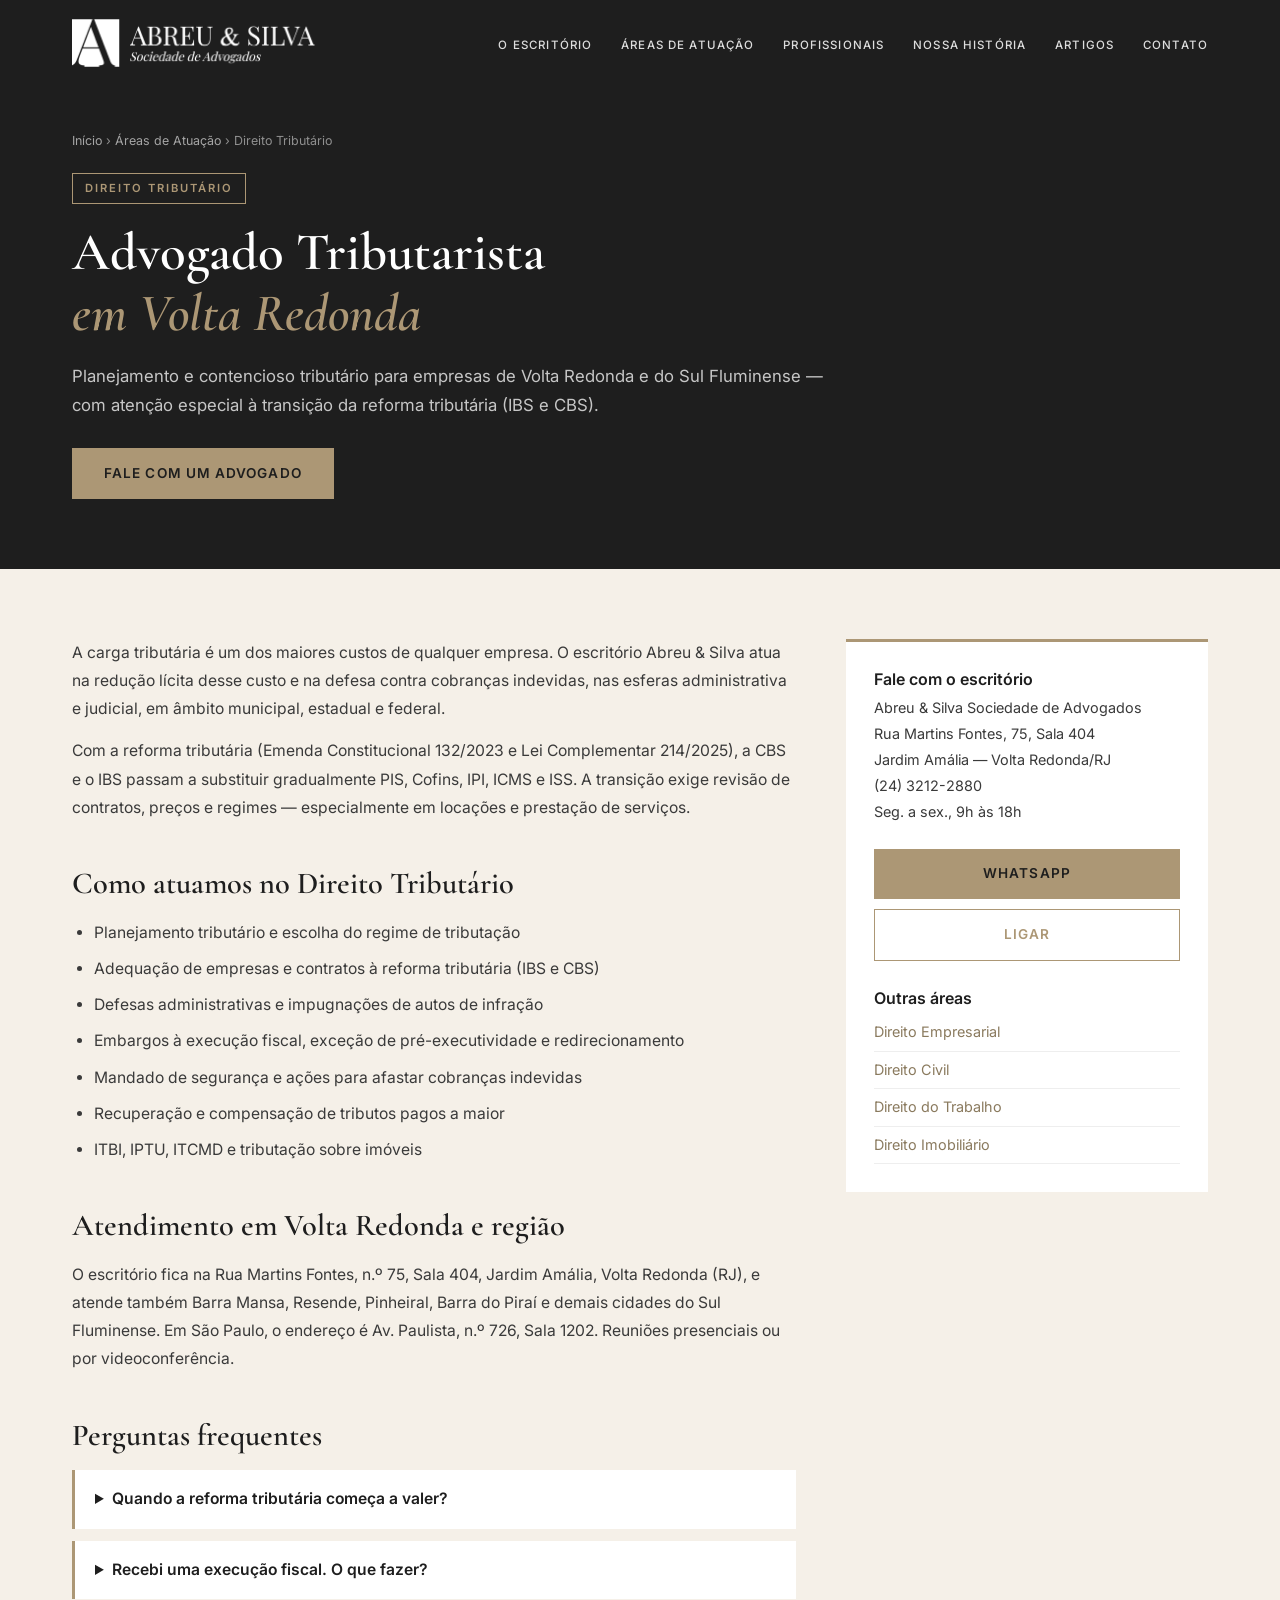
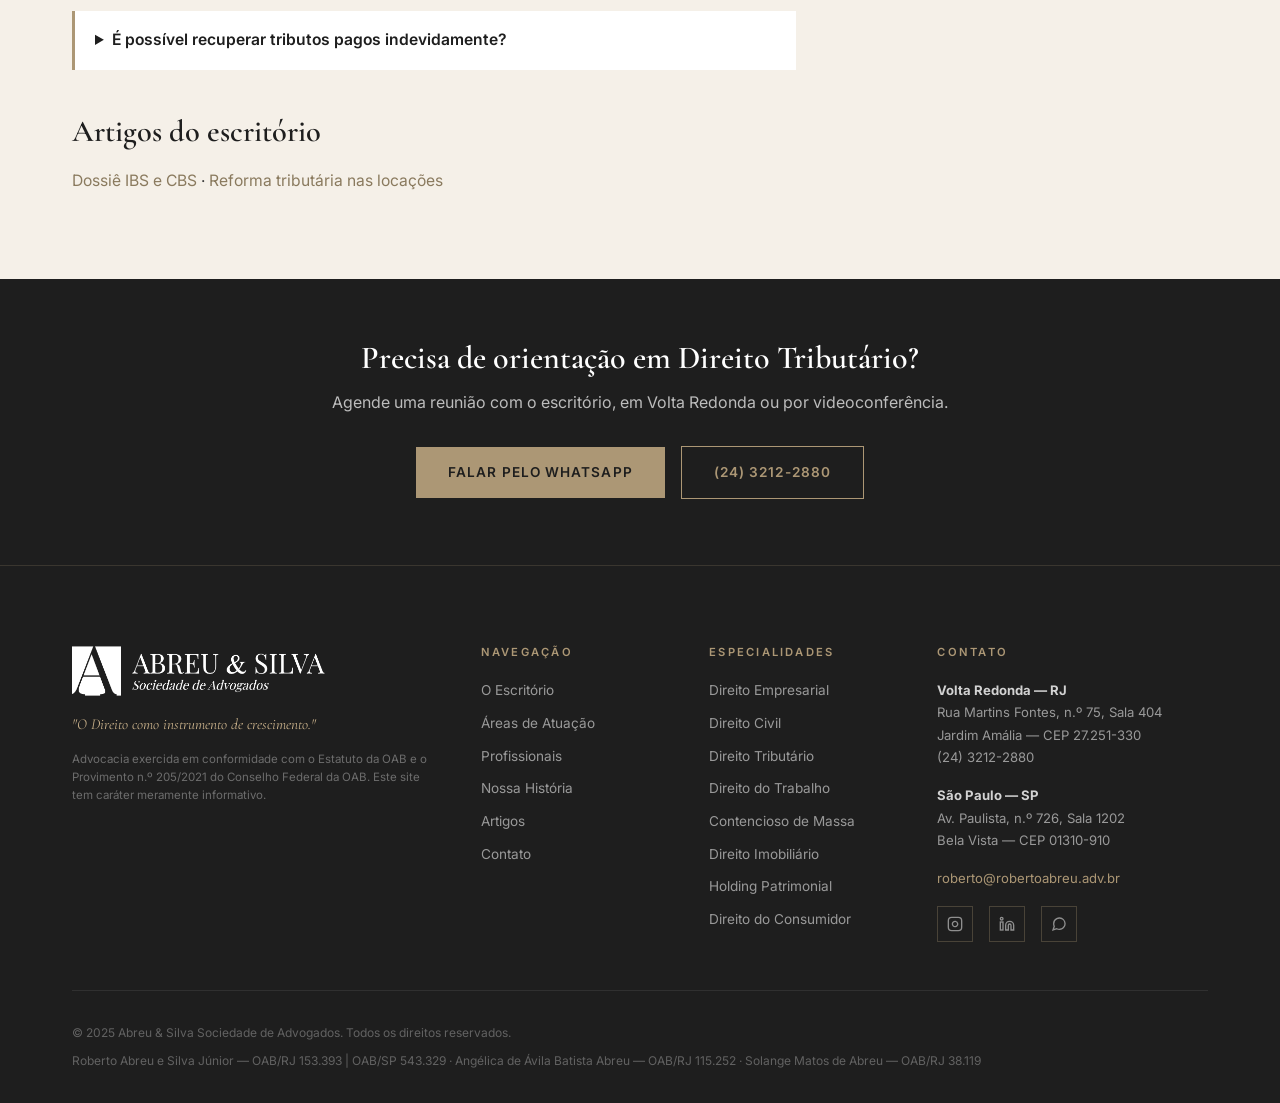
<file: advogado-tributario-volta-redonda.html>
<!DOCTYPE html>
<html lang="pt-BR">
<head>
  <meta charset="UTF-8">
  <meta name="viewport" content="width=device-width, initial-scale=1.0">
  <title>Advogado Tributarista em Volta Redonda | Abreu &amp; Silva</title>
  <meta name="description" content="Advogado tributarista em Volta Redonda (RJ): planejamento tributário, reforma tributária (IBS e CBS), defesas em autos de infração, execução fiscal e recuperação de tributos.">
  <link rel="canonical" href="https://www.abreuesilva.adv.br/advogado-tributario-volta-redonda.html">
  <meta property="og:type" content="website">
  <meta property="og:locale" content="pt_BR">
  <meta property="og:site_name" content="Abreu &amp; Silva Sociedade de Advogados">
  <meta property="og:title" content="Advogado Tributarista em Volta Redonda | Abreu &amp; Silva">
  <meta property="og:description" content="Advogado tributarista em Volta Redonda (RJ): planejamento tributário, reforma tributária (IBS e CBS), defesas em autos de infração, execução fiscal e recuperação de tributos.">
  <meta property="og:url" content="https://www.abreuesilva.adv.br/advogado-tributario-volta-redonda.html">
  <meta property="og:image" content="https://www.abreuesilva.adv.br/assets/fotos/escritorio_geral.webp">
  <script type="application/ld+json">{"@context": "https://schema.org", "@type": "Service", "serviceType": "Direito Tributário", "name": "Advogado Tributarista em Volta Redonda", "areaServed": [{"@type": "City", "name": "Volta Redonda"}, {"@type": "AdministrativeArea", "name": "Sul Fluminense"}], "provider": {"@id": "https://www.abreuesilva.adv.br/#volta-redonda"}, "url": "https://www.abreuesilva.adv.br/advogado-tributario-volta-redonda.html"}</script>
  <script type="application/ld+json">{"@context": "https://schema.org", "@type": "FAQPage", "mainEntity": [{"@type": "Question", "name": "Quando a reforma tributária começa a valer?", "acceptedAnswer": {"@type": "Answer", "text": "A transição começou em 2026, ano de teste com alíquotas reduzidas de CBS e IBS. A CBS passa a ser cobrada integralmente a partir de 2027, e o IBS substitui o ICMS e o ISS de forma gradual entre 2029 e 2032, com vigência plena do novo modelo em 2033."}}, {"@type": "Question", "name": "Recebi uma execução fiscal. O que fazer?", "acceptedAnswer": {"@type": "Answer", "text": "O primeiro passo é verificar a regularidade da cobrança: prescrição, decadência, vícios na certidão de dívida ativa e eventuais pagamentos ou parcelamentos. A defesa pode ser feita por embargos à execução, após a garantia do juízo, ou por exceção de pré-executividade, em matérias que dispensam produção de provas."}}, {"@type": "Question", "name": "É possível recuperar tributos pagos indevidamente?", "acceptedAnswer": {"@type": "Answer", "text": "Sim, em regra dentro de 5 anos contados do pagamento, por pedido administrativo de restituição ou compensação, ou por ação judicial."}}]}</script>
  <script type="application/ld+json">{"@context": "https://schema.org", "@type": "BreadcrumbList", "itemListElement": [{"@type": "ListItem", "position": 1, "name": "Início", "item": "https://www.abreuesilva.adv.br/"}, {"@type": "ListItem", "position": 2, "name": "Áreas de Atuação", "item": "https://www.abreuesilva.adv.br/#areas"}, {"@type": "ListItem", "position": 3, "name": "Direito Tributário", "item": "https://www.abreuesilva.adv.br/advogado-tributario-volta-redonda.html"}]}</script>
  <link rel="preconnect" href="https://fonts.googleapis.com">
  <link rel="preconnect" href="https://fonts.gstatic.com" crossorigin>
  <link href="https://fonts.googleapis.com/css2?family=Cormorant+Garamond:ital,wght@0,400;0,600;0,700;1,400;1,600&family=Inter:wght@300;400;500;600&display=swap" rel="stylesheet">
  <link rel="stylesheet" href="style.css">
  <style>
  .area-hero{background:var(--charcoal,#1E1E1E);padding:130px 0 70px;position:relative}
  .area-hero .crumb{font-size:.78rem;color:rgba(255,255,255,.5);margin-bottom:22px}
  .area-hero .crumb a{color:rgba(255,255,255,.6);text-decoration:none}
  .area-hero .crumb a:hover{color:#AC9775}
  .area-hero .tag{display:inline-block;border:1px solid #AC9775;color:#AC9775;font-size:.7rem;letter-spacing:.18em;text-transform:uppercase;padding:5px 12px;margin-bottom:18px;font-family:'Inter',sans-serif;font-weight:600}
  .area-hero h1{font-family:'Cormorant Garamond',Georgia,serif;color:#fff;font-size:clamp(2.1rem,4.5vw,3.3rem);font-weight:600;line-height:1.15;margin:0 0 18px}
  .area-hero h1 em{color:#AC9775}
  .area-hero p.lead{color:rgba(255,255,255,.75);font-size:1.05rem;line-height:1.75;max-width:760px;margin:0 0 28px}
  .area-body{background:#F5F0E8;padding:70px 0}
  .area-body .wrap{display:grid;grid-template-columns:2fr 1fr;gap:50px}
  @media(max-width:900px){.area-body .wrap{grid-template-columns:1fr}}
  .area-body h2{font-family:'Cormorant Garamond',Georgia,serif;font-size:1.9rem;color:#1E1E1E;margin:0 0 16px;font-weight:600}
  .area-body h3{font-family:'Inter',sans-serif;font-size:1rem;color:#1E1E1E;margin:22px 0 6px;font-weight:600}
  .area-body p,.area-body li{color:#3a3a3a;line-height:1.8;font-size:.98rem}
  .area-body p{margin:0 0 14px}
  .area-body ul.servicos{padding-left:22px;margin:0 0 30px;list-style:disc}
  .area-body ul.servicos li{margin-bottom:8px}
  .area-body section+section{margin-top:44px}
  .area-side{background:#fff;border-top:3px solid #AC9775;padding:28px;align-self:start;position:sticky;top:100px}
  .area-side h3{margin-top:0}
  .area-side p{font-size:.9rem}
  .area-side .btn{width:100%;justify-content:center;margin-top:10px;text-decoration:none}
  .area-side .outras a{display:block;color:#8a7a5e;text-decoration:none;font-size:.9rem;padding:6px 0;border-bottom:1px solid #eee}
  .area-side .outras a:hover{color:#1E1E1E}
  .faq details{background:#fff;border-left:3px solid #AC9775;padding:16px 20px;margin-bottom:12px}
  .faq summary{cursor:pointer;font-weight:600;color:#1E1E1E;font-family:'Inter',sans-serif;font-size:.98rem}
  .faq details p{margin:12px 0 0}
  .area-body a.inline{color:#8a7a5e}
  .area-cta{background:#1E1E1E;padding:60px 0;text-align:center}
  .area-cta h2{font-family:'Cormorant Garamond',Georgia,serif;color:#fff;font-size:2rem;margin:0 0 12px;font-weight:600}
  .area-cta p{color:rgba(255,255,255,.7);margin:0 0 24px}
  .area-cta .btn{text-decoration:none;margin:6px}
</style>
<!-- Google tag (gtag.js) - Google Ads AW-10880346869 -->
<script async src="https://www.googletagmanager.com/gtag/js?id=AW-10880346869"></script>
<script>
  window.dataLayer = window.dataLayer || [];
  function gtag(){dataLayer.push(arguments);}
  gtag('js', new Date());
  gtag('config', 'AW-10880346869');
  // Conversões: clique em qualquer link do WhatsApp
  document.addEventListener('click', function (e) {
    var a = e.target.closest && e.target.closest('a[href*="wa.me"], a[href*="api.whatsapp.com"], a[href*="whatsapp.com/send"]');
    if (!a) return;
    gtag('event', 'conversion', {'send_to': 'AW-10880346869/b9jiCI6bvKoZEPXVk8Qo'});
    gtag('event', 'conversion', {'send_to': 'AW-10880346869/t8nLCN2y968ZEPXVk8Qo'});
  });
</script>
</head>
<body>

<nav class="navbar scrolled" id="navbar">
  <div class="nav-container">
    <a href="index.html" class="nav-logo">
      <img src="assets/logo.png" alt="Abreu & Silva Sociedade de Advogados">
    </a>
    <ul class="nav-links" id="navLinks">
      <li><a href="index.html#sobre">O Escritório</a></li>
      <li><a href="index.html#areas" class="active">Áreas de Atuação</a></li>
      <li><a href="index.html#profissionais">Profissionais</a></li>
      <li><a href="nossa-historia.html">Nossa História</a></li>
      <li><a href="index.html#artigos">Artigos</a></li>
      <li><a href="index.html#contato">Contato</a></li>
    </ul>
    <button class="nav-toggle" id="navToggle" aria-label="Menu">
      <span></span><span></span><span></span>
    </button>
  </div>
</nav>

<header class="area-hero">
  <div class="container">
    <div class="crumb"><a href="index.html">Início</a> › <a href="index.html#areas">Áreas de Atuação</a> › Direito Tributário</div>
    <span class="tag">Direito Tributário</span>
    <h1>Advogado Tributarista<br><em>em Volta Redonda</em></h1>
    <p class="lead">Planejamento e contencioso tributário para empresas de Volta Redonda e do Sul Fluminense — com atenção especial à transição da reforma tributária (IBS e CBS).</p>
    <a href="https://wa.me/5524999862226" target="_blank" rel="noopener" class="btn btn-gold">Fale com um advogado</a>
  </div>
</header>

<main class="area-body">
  <div class="container wrap">
    <div>
      <section>
        <p>A carga tributária é um dos maiores custos de qualquer empresa. O escritório Abreu &amp; Silva atua na redução lícita desse custo e na defesa contra cobranças indevidas, nas esferas administrativa e judicial, em âmbito municipal, estadual e federal.</p>
        <p>Com a reforma tributária (Emenda Constitucional 132/2023 e Lei Complementar 214/2025), a CBS e o IBS passam a substituir gradualmente PIS, Cofins, IPI, ICMS e ISS. A transição exige revisão de contratos, preços e regimes — especialmente em locações e prestação de serviços.</p>
      </section>
      <section>
        <h2>Como atuamos no Direito Tributário</h2>
        <ul class="servicos">
          <li>Planejamento tributário e escolha do regime de tributação</li>
          <li>Adequação de empresas e contratos à reforma tributária (IBS e CBS)</li>
          <li>Defesas administrativas e impugnações de autos de infração</li>
          <li>Embargos à execução fiscal, exceção de pré-executividade e redirecionamento</li>
          <li>Mandado de segurança e ações para afastar cobranças indevidas</li>
          <li>Recuperação e compensação de tributos pagos a maior</li>
          <li>ITBI, IPTU, ITCMD e tributação sobre imóveis</li>
        </ul>
      </section>
      <section>
        <h2>Atendimento em Volta Redonda e região</h2>
        <p>O escritório fica na Rua Martins Fontes, n.º 75, Sala 404, Jardim Amália, Volta Redonda (RJ), e atende também Barra Mansa, Resende, Pinheiral, Barra do Piraí e demais cidades do Sul Fluminense. Em São Paulo, o endereço é Av. Paulista, n.º 726, Sala 1202. Reuniões presenciais ou por videoconferência.</p>
      </section>
      <section class="faq">
        <h2>Perguntas frequentes</h2>
        <details><summary>Quando a reforma tributária começa a valer?</summary><p>A transição começou em 2026, ano de teste com alíquotas reduzidas de CBS e IBS. A CBS passa a ser cobrada integralmente a partir de 2027, e o IBS substitui o ICMS e o ISS de forma gradual entre 2029 e 2032, com vigência plena do novo modelo em 2033.</p></details>
        <details><summary>Recebi uma execução fiscal. O que fazer?</summary><p>O primeiro passo é verificar a regularidade da cobrança: prescrição, decadência, vícios na certidão de dívida ativa e eventuais pagamentos ou parcelamentos. A defesa pode ser feita por embargos à execução, após a garantia do juízo, ou por exceção de pré-executividade, em matérias que dispensam produção de provas.</p></details>
        <details><summary>É possível recuperar tributos pagos indevidamente?</summary><p>Sim, em regra dentro de 5 anos contados do pagamento, por pedido administrativo de restituição ou compensação, ou por ação judicial.</p></details>
      </section>
      <section>
        <h2>Artigos do escritório</h2>
        <p><a class="inline" href="artigo-dossie-ibs-cbs.html">Dossiê IBS e CBS</a> · <a class="inline" href="artigo-reforma-tributaria-locacoes.html">Reforma tributária nas locações</a></p>
      </section>
    </div>
    <aside class="area-side">
      <h3>Fale com o escritório</h3>
      <p>Abreu &amp; Silva Sociedade de Advogados<br>Rua Martins Fontes, 75, Sala 404<br>Jardim Amália — Volta Redonda/RJ<br>(24) 3212-2880<br>Seg. a sex., 9h às 18h</p>
      <a href="https://wa.me/5524999862226" target="_blank" rel="noopener" class="btn btn-gold">WhatsApp</a>
      <a href="tel:+552432122880" class="btn btn-gold-outline">Ligar</a>
      <h3 style="margin-top:28px">Outras áreas</h3>
      <div class="outras">
        <a href="advogado-empresarial-volta-redonda.html">Direito Empresarial</a>
        <a href="advogado-civel-volta-redonda.html">Direito Civil</a>
        <a href="advogado-trabalhista-empresas-volta-redonda.html">Direito do Trabalho</a>
        <a href="advogado-imobiliario-volta-redonda.html">Direito Imobiliário</a>
      </div>
    </aside>
  </div>
</main>

<section class="area-cta">
  <div class="container">
    <h2>Precisa de orientação em Direito Tributário?</h2>
    <p>Agende uma reunião com o escritório, em Volta Redonda ou por videoconferência.</p>
    <a href="https://wa.me/5524999862226" target="_blank" rel="noopener" class="btn btn-gold">Falar pelo WhatsApp</a>
    <a href="tel:+552432122880" class="btn btn-gold-outline">(24) 3212-2880</a>
  </div>
</section>

<!-- FOOTER -->
<footer class="footer">
  <div class="container">
    <div class="footer-grid">
      <div class="footer-brand">
        <img src="assets/logo.png" alt="Abreu & Silva" class="footer-logo">
        <p class="footer-tagline">"O Direito como instrumento de crescimento."</p>
        <p class="footer-oab-disclaimer">
          Advocacia exercida em conformidade com o Estatuto da OAB e o 
          Provimento n.º 205/2021 do Conselho Federal da OAB. 
          Este site tem caráter meramente informativo.
        </p>
      </div>
      <div class="footer-links">
        <h4>Navegação</h4>
        <ul>
          <li><a href="index.html#sobre">O Escritório</a></li>
          <li><a href="index.html#areas">Áreas de Atuação</a></li>
          <li><a href="index.html#profissionais">Profissionais</a></li>
          <li><a href="nossa-historia.html">Nossa História</a></li>
          <li><a href="index.html#artigos">Artigos</a></li>
          <li><a href="index.html#contato">Contato</a></li>
        </ul>
      </div>
      <div class="footer-areas">
        <h4>Especialidades</h4>
        <ul>
          <li>Direito Empresarial</li>
          <li>Direito Civil</li>
          <li>Direito Tributário</li>
          <li>Direito do Trabalho</li>
          <li>Contencioso de Massa</li>
          <li>Direito Imobiliário</li>
          <li>Holding Patrimonial</li>
          <li>Direito do Consumidor</li>
        </ul>
      </div>
      <div class="footer-contato">
        <h4>Contato</h4>
        <p><strong>Volta Redonda — RJ</strong><br>
        Rua Martins Fontes, n.º 75, Sala 404<br>
        Jardim Amália — CEP 27.251-330<br>
        (24) 3212-2880</p>
        <p><strong>São Paulo — SP</strong><br>
        Av. Paulista, n.º 726, Sala 1202<br>
        Bela Vista — CEP 01310-910</p>
        <p><a href="mailto:roberto@robertoabreu.adv.br">roberto@robertoabreu.adv.br</a></p>
        <div class="footer-social">
          <a href="https://www.instagram.com/abreuesilvaadvogados/" target="_blank" rel="noopener" aria-label="Instagram">
            <svg width="16" height="16" viewBox="0 0 24 24" fill="none" stroke="currentColor" stroke-width="2">
              <rect x="2" y="2" width="20" height="20" rx="5" ry="5"/>
              <path d="M16 11.37A4 4 0 1112.63 8 4 4 0 0116 11.37z"/>
              <line x1="17.5" y1="6.5" x2="17.51" y2="6.5"/>
            </svg>
          </a>
          <a href="https://www.linkedin.com/in/roberto-de-abreu-e-silva-junior-770903190/" target="_blank" rel="noopener" aria-label="LinkedIn">
            <svg width="16" height="16" viewBox="0 0 24 24" fill="none" stroke="currentColor" stroke-width="2">
              <path d="M16 8a6 6 0 016 6v7h-4v-7a2 2 0 00-2-2 2 2 0 00-2 2v7h-4v-7a6 6 0 016-6z"/>
              <rect x="2" y="9" width="4" height="12"/>
              <circle cx="4" cy="4" r="2"/>
            </svg>
          </a>
          <a href="https://wa.me/5524999862226" target="_blank" rel="noopener" aria-label="WhatsApp">
            <svg width="16" height="16" viewBox="0 0 24 24" fill="none" stroke="currentColor" stroke-width="2">
              <path d="M21 11.5a8.38 8.38 0 01-.9 3.8 8.5 8.5 0 01-7.6 4.7 8.38 8.38 0 01-3.8-.9L3 21l1.9-5.7a8.38 8.38 0 01-.9-3.8 8.5 8.5 0 014.7-7.6 8.38 8.38 0 013.8-.9h.5a8.48 8.48 0 018 8v.5z"/>
            </svg>
          </a>
        </div>
      </div>
    </div>
    <div class="footer-bottom">
      <p>&copy; 2025 Abreu &amp; Silva Sociedade de Advogados. Todos os direitos reservados.</p>
      <p>Roberto Abreu e Silva Júnior — OAB/RJ 153.393 | OAB/SP 543.329 · Angélica de Ávila Batista Abreu — OAB/RJ 115.252 · Solange Matos de Abreu — OAB/RJ 38.119</p>
    </div>
  </div>
</footer>

<script src="script.js"></script>
</body>
</html>
</file>
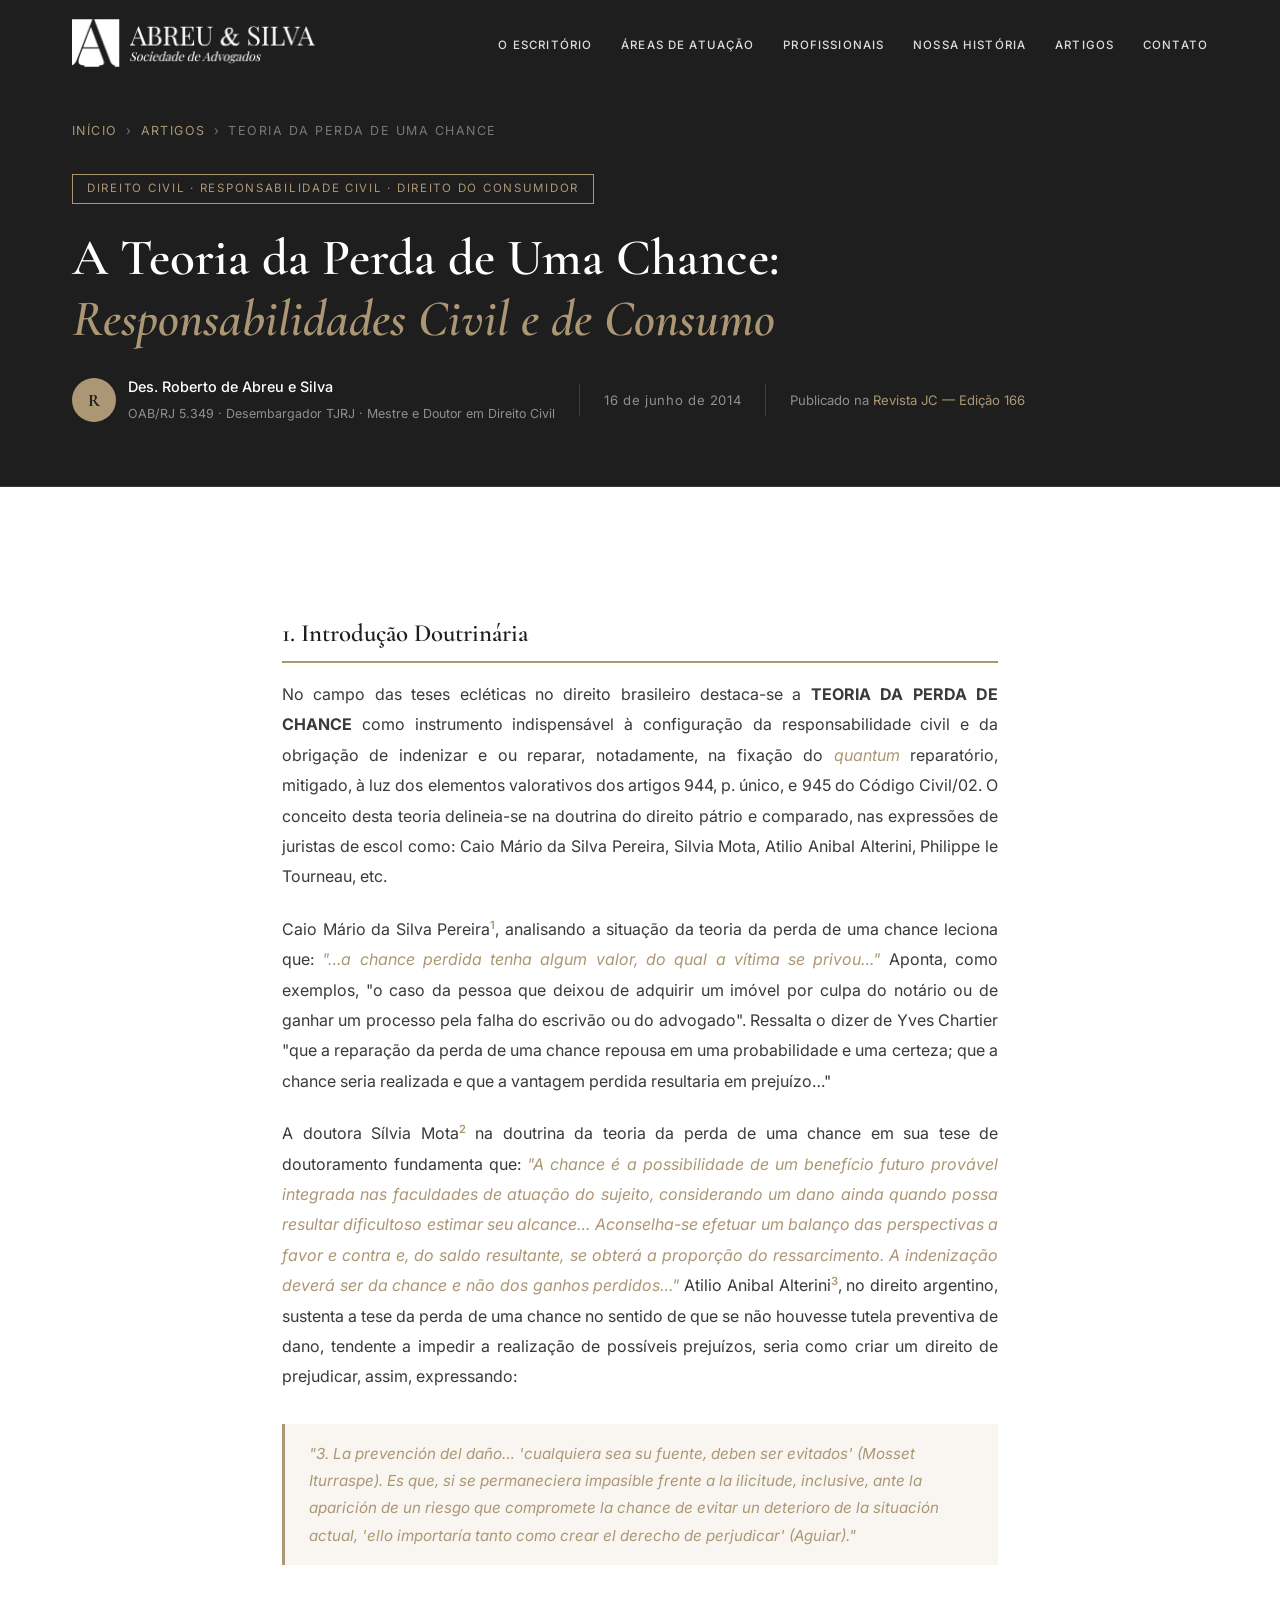
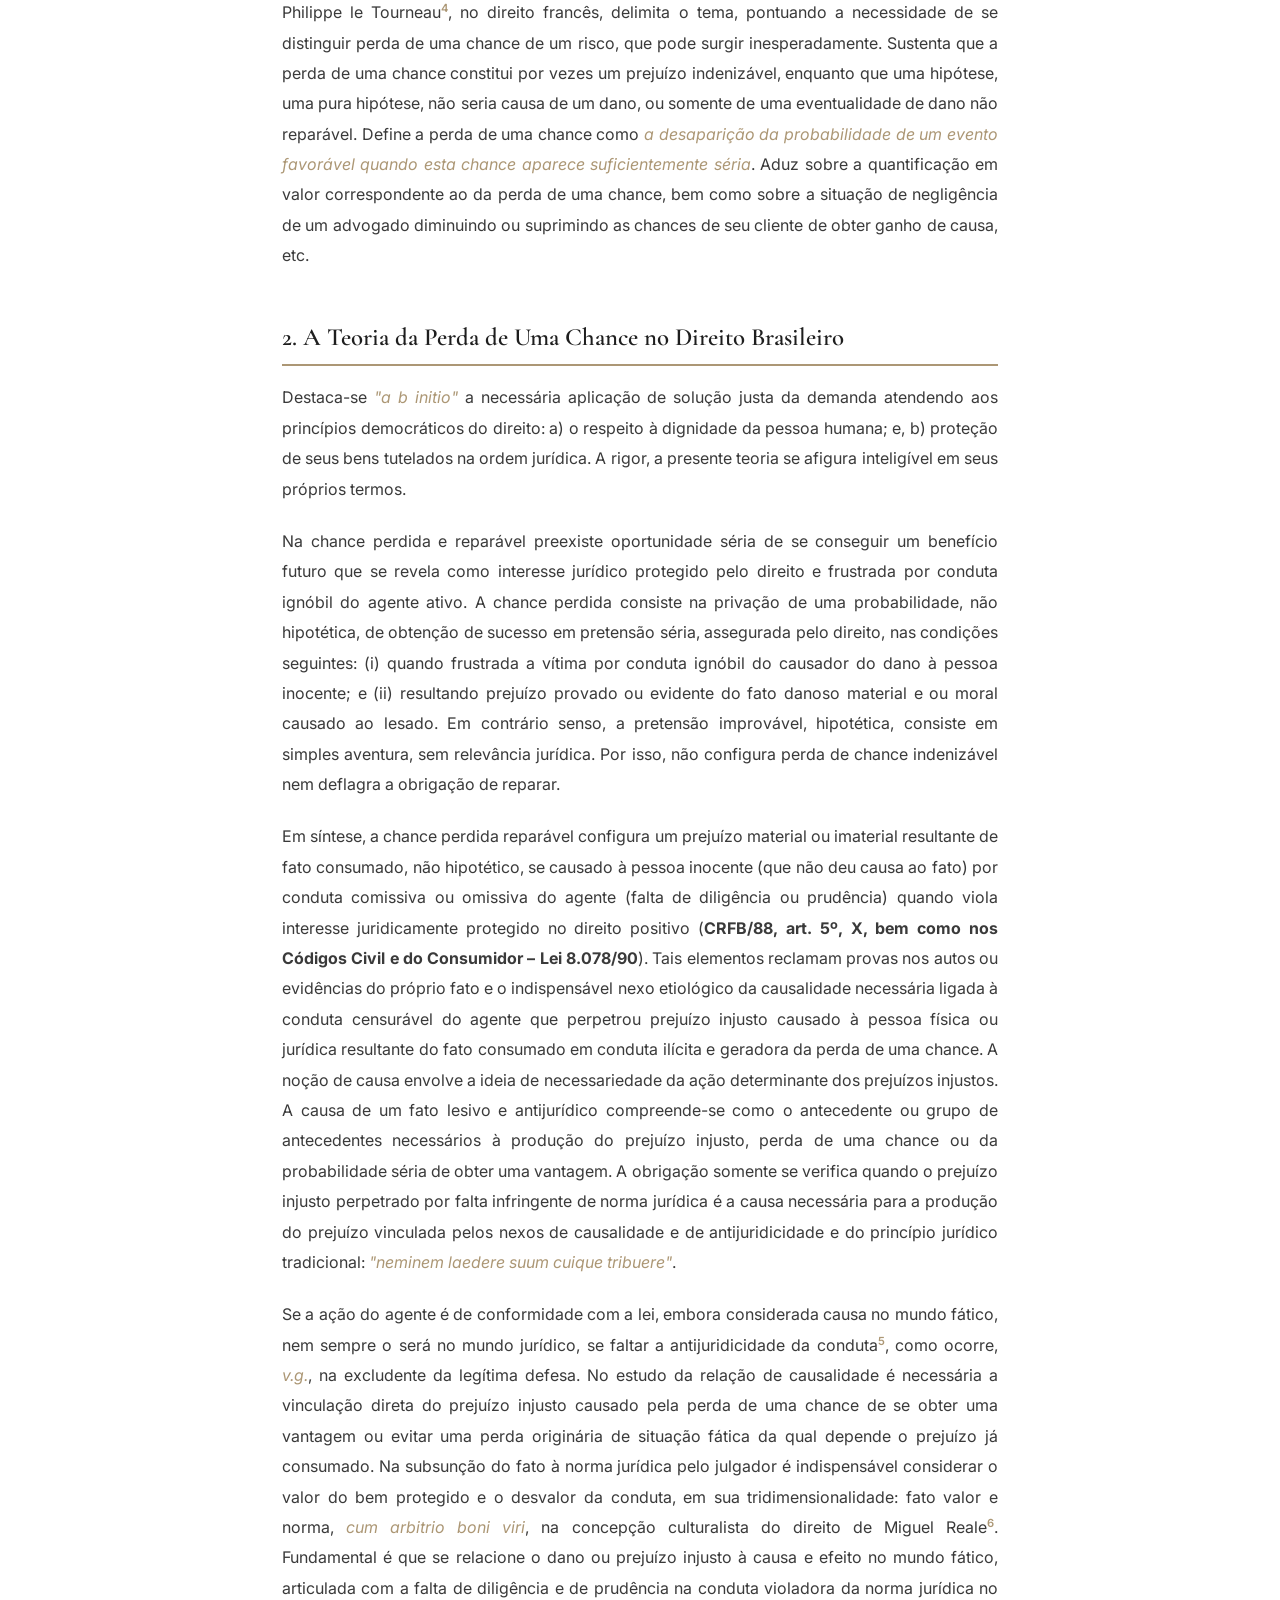
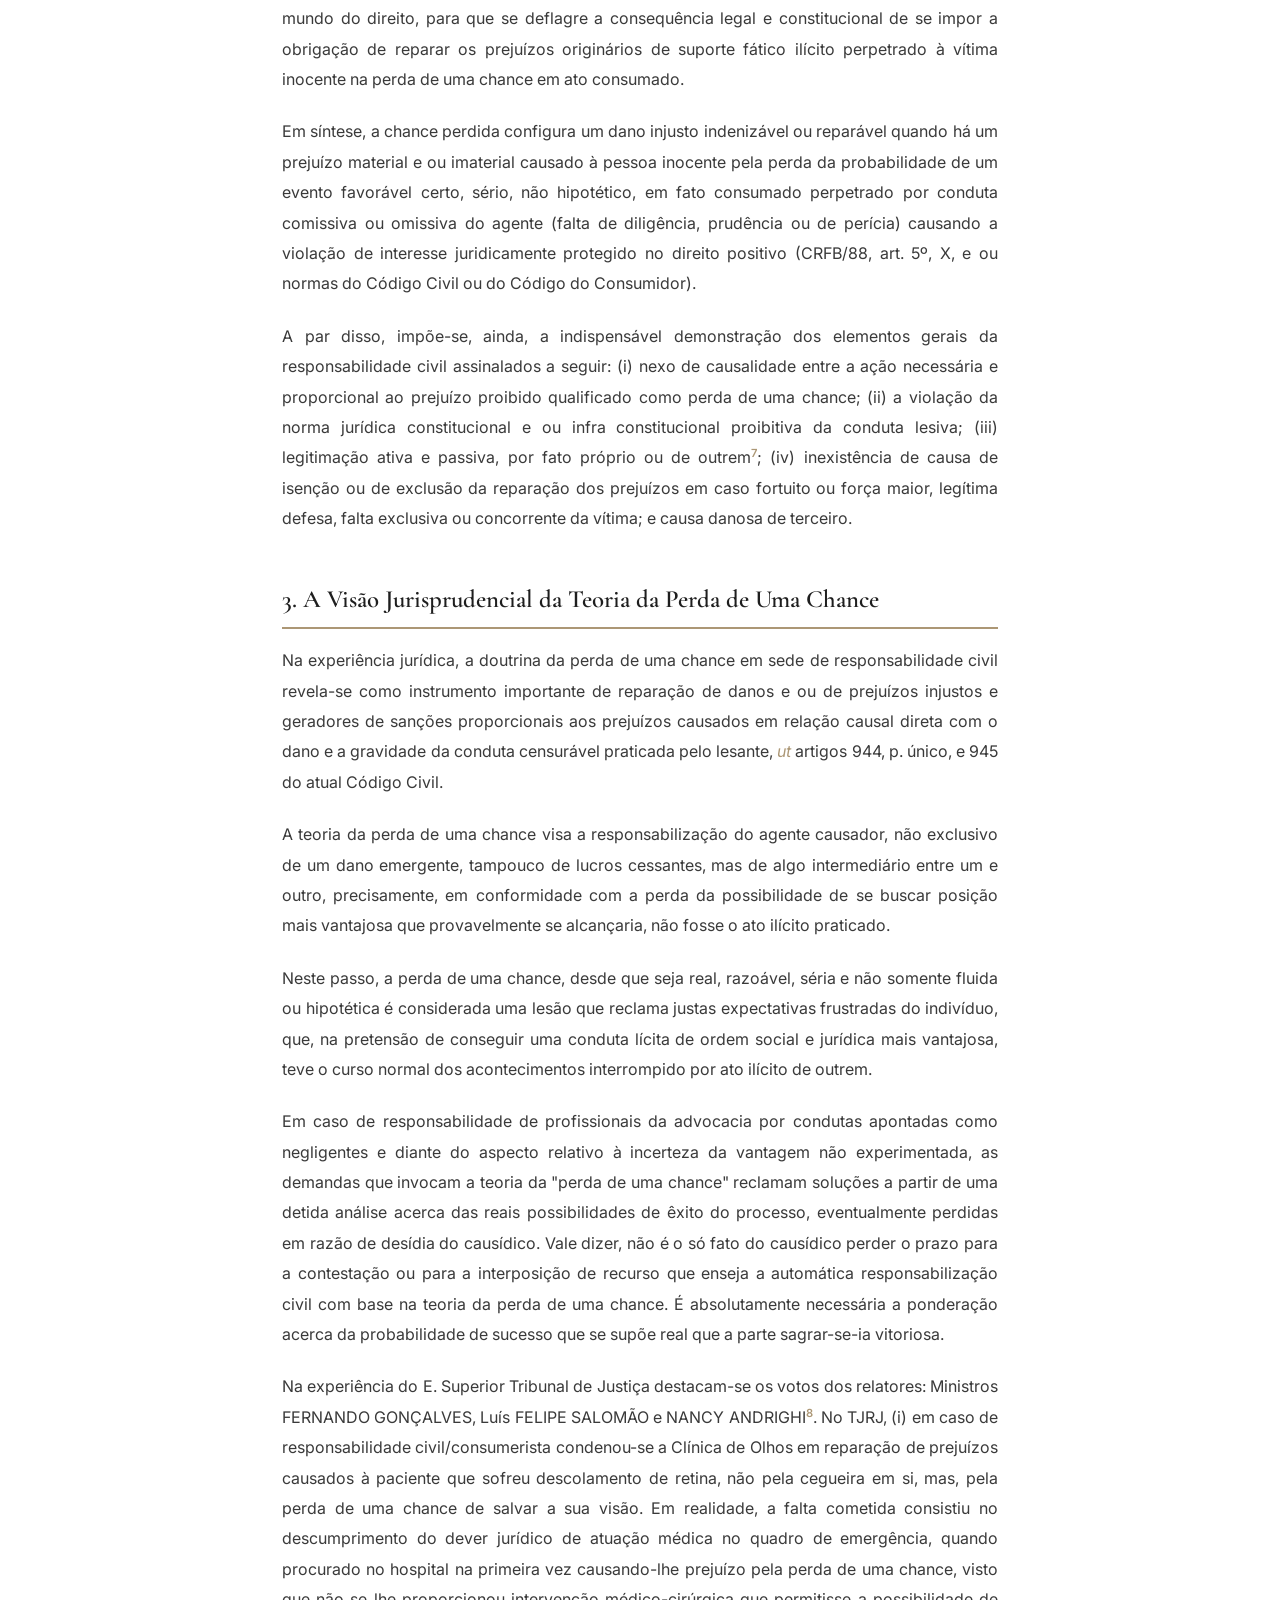
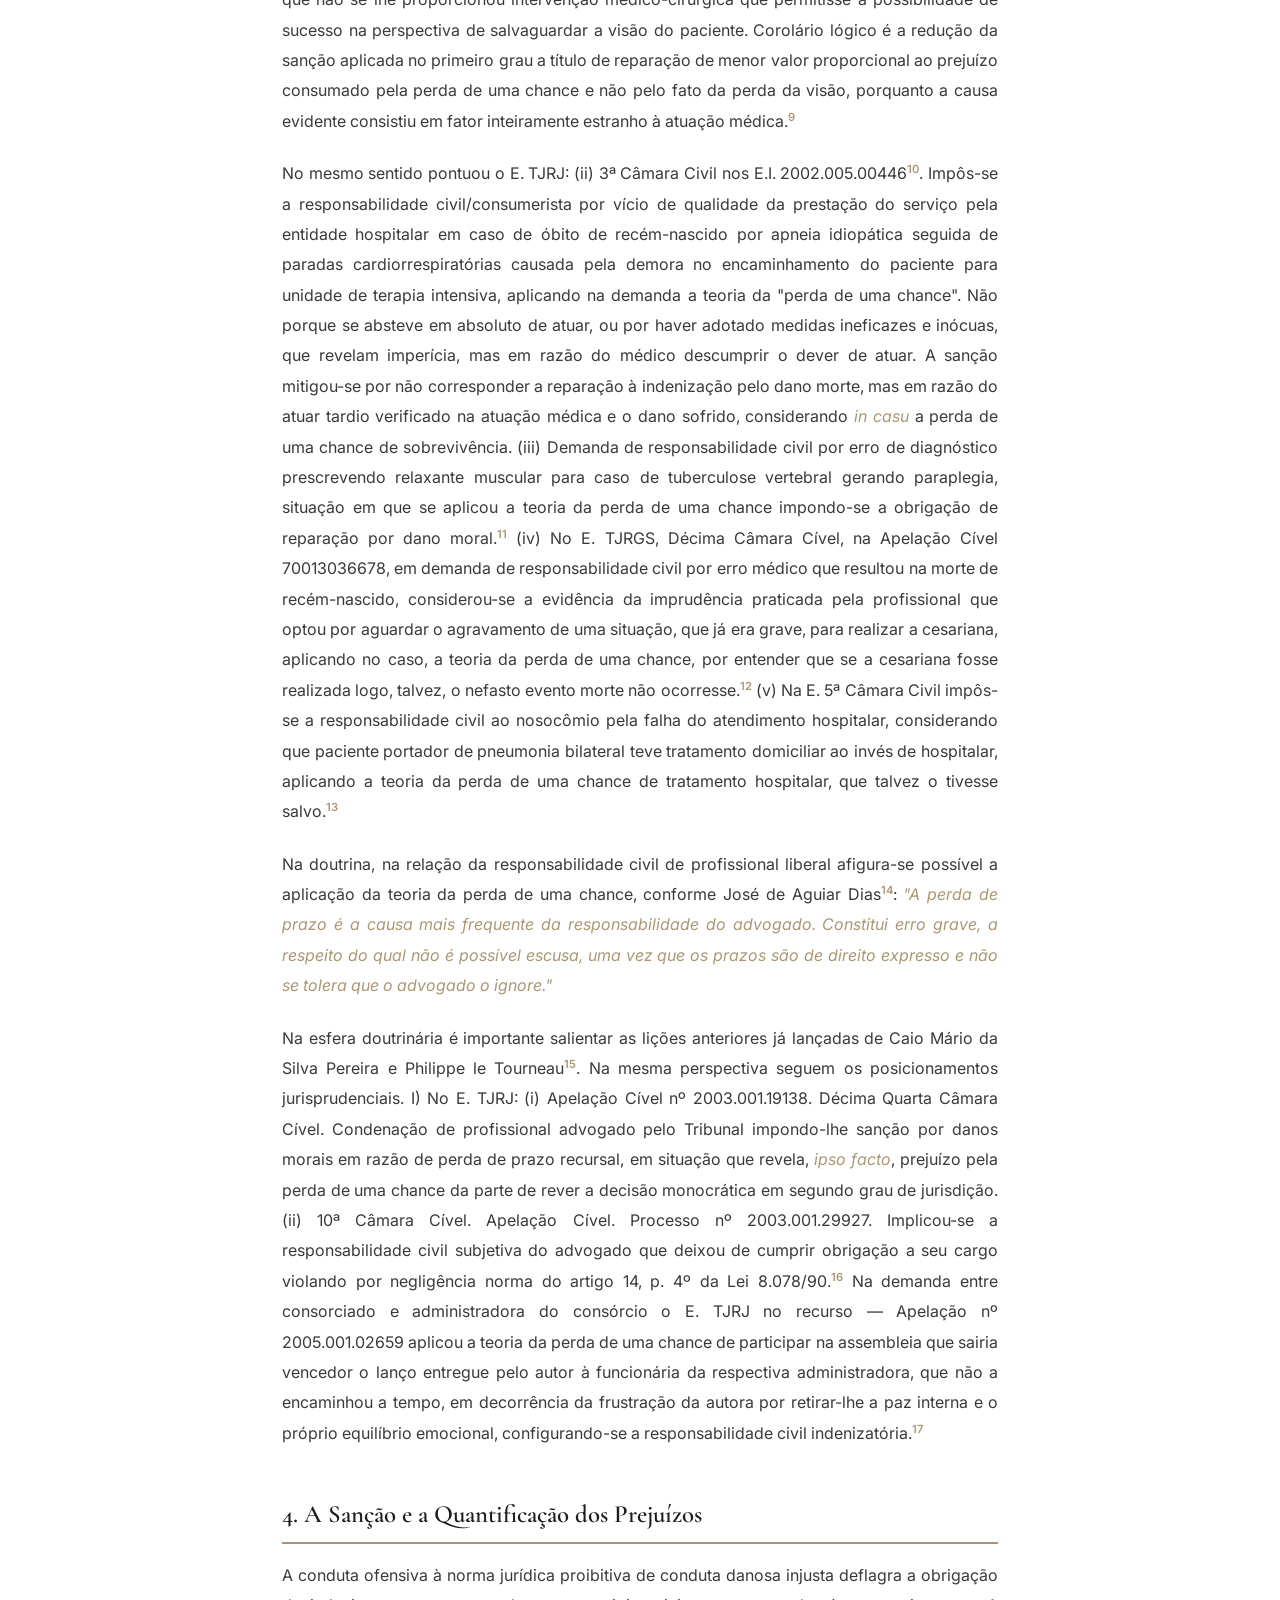
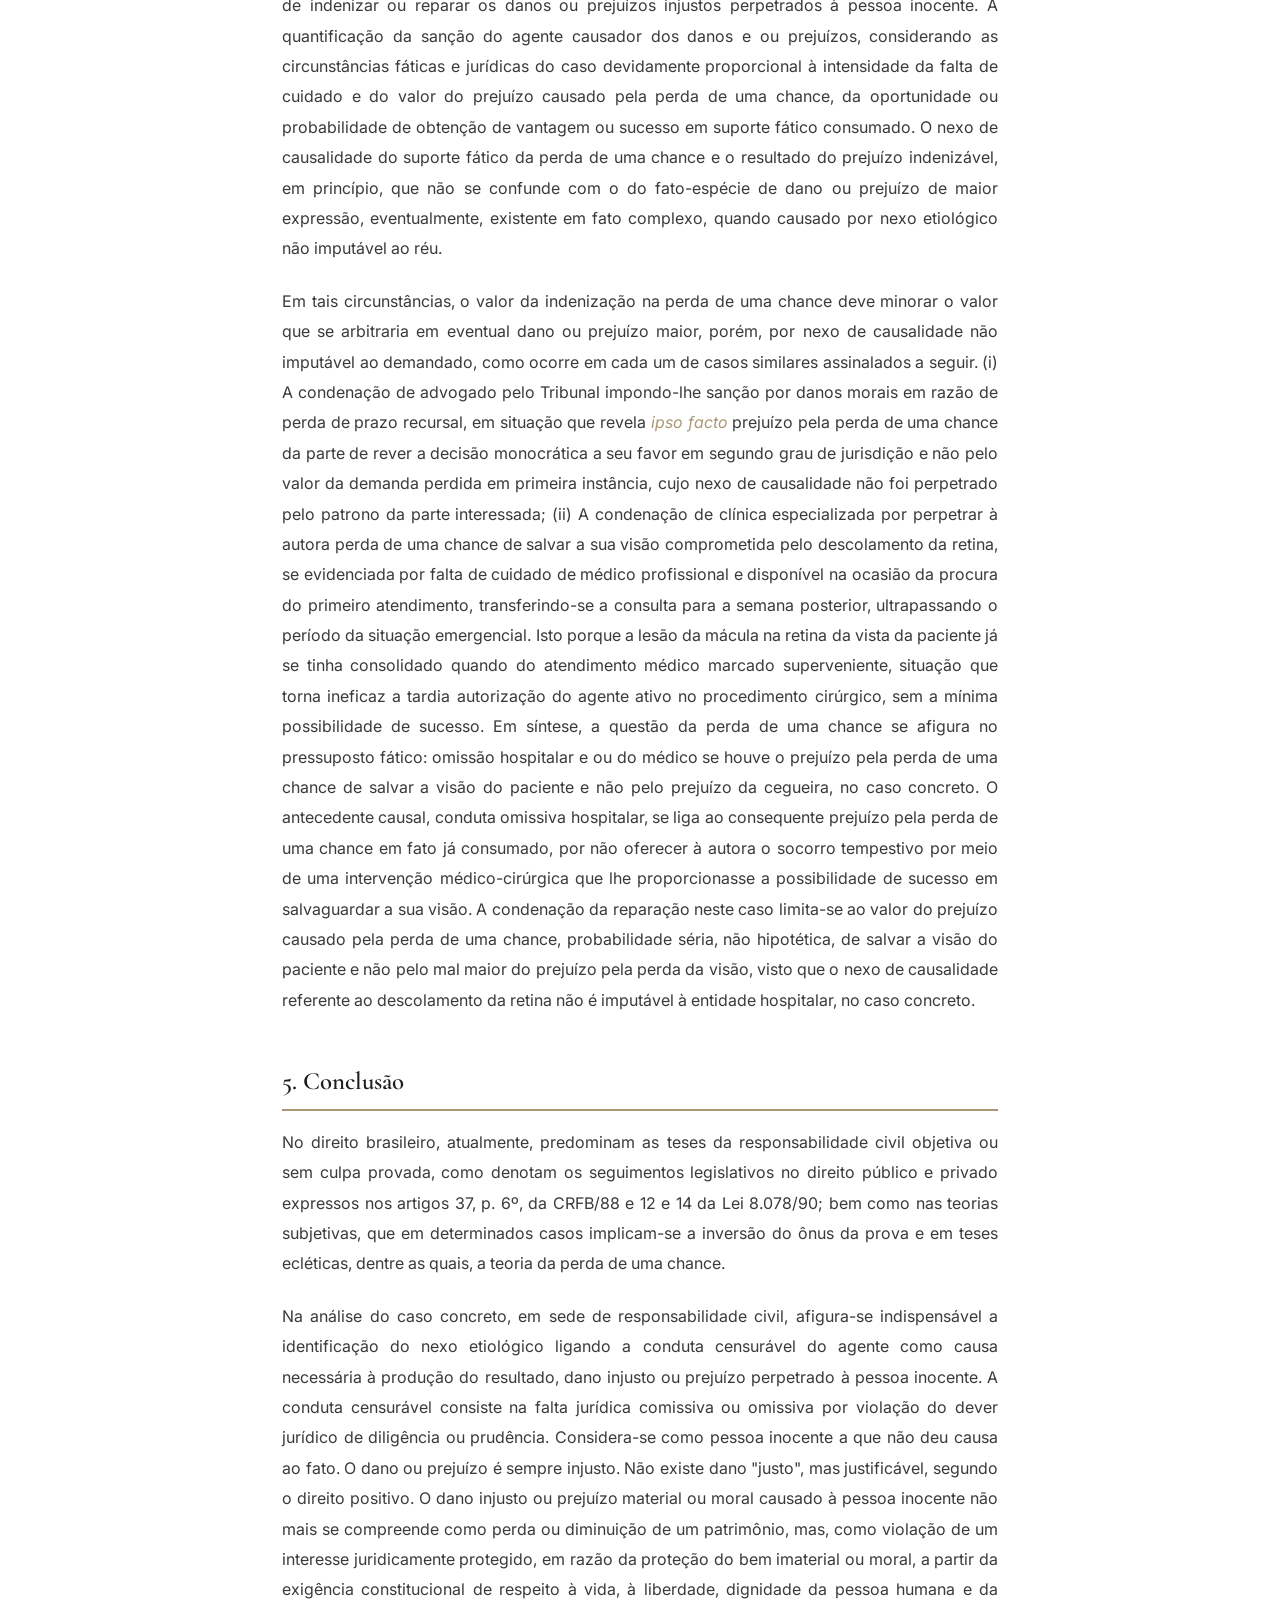
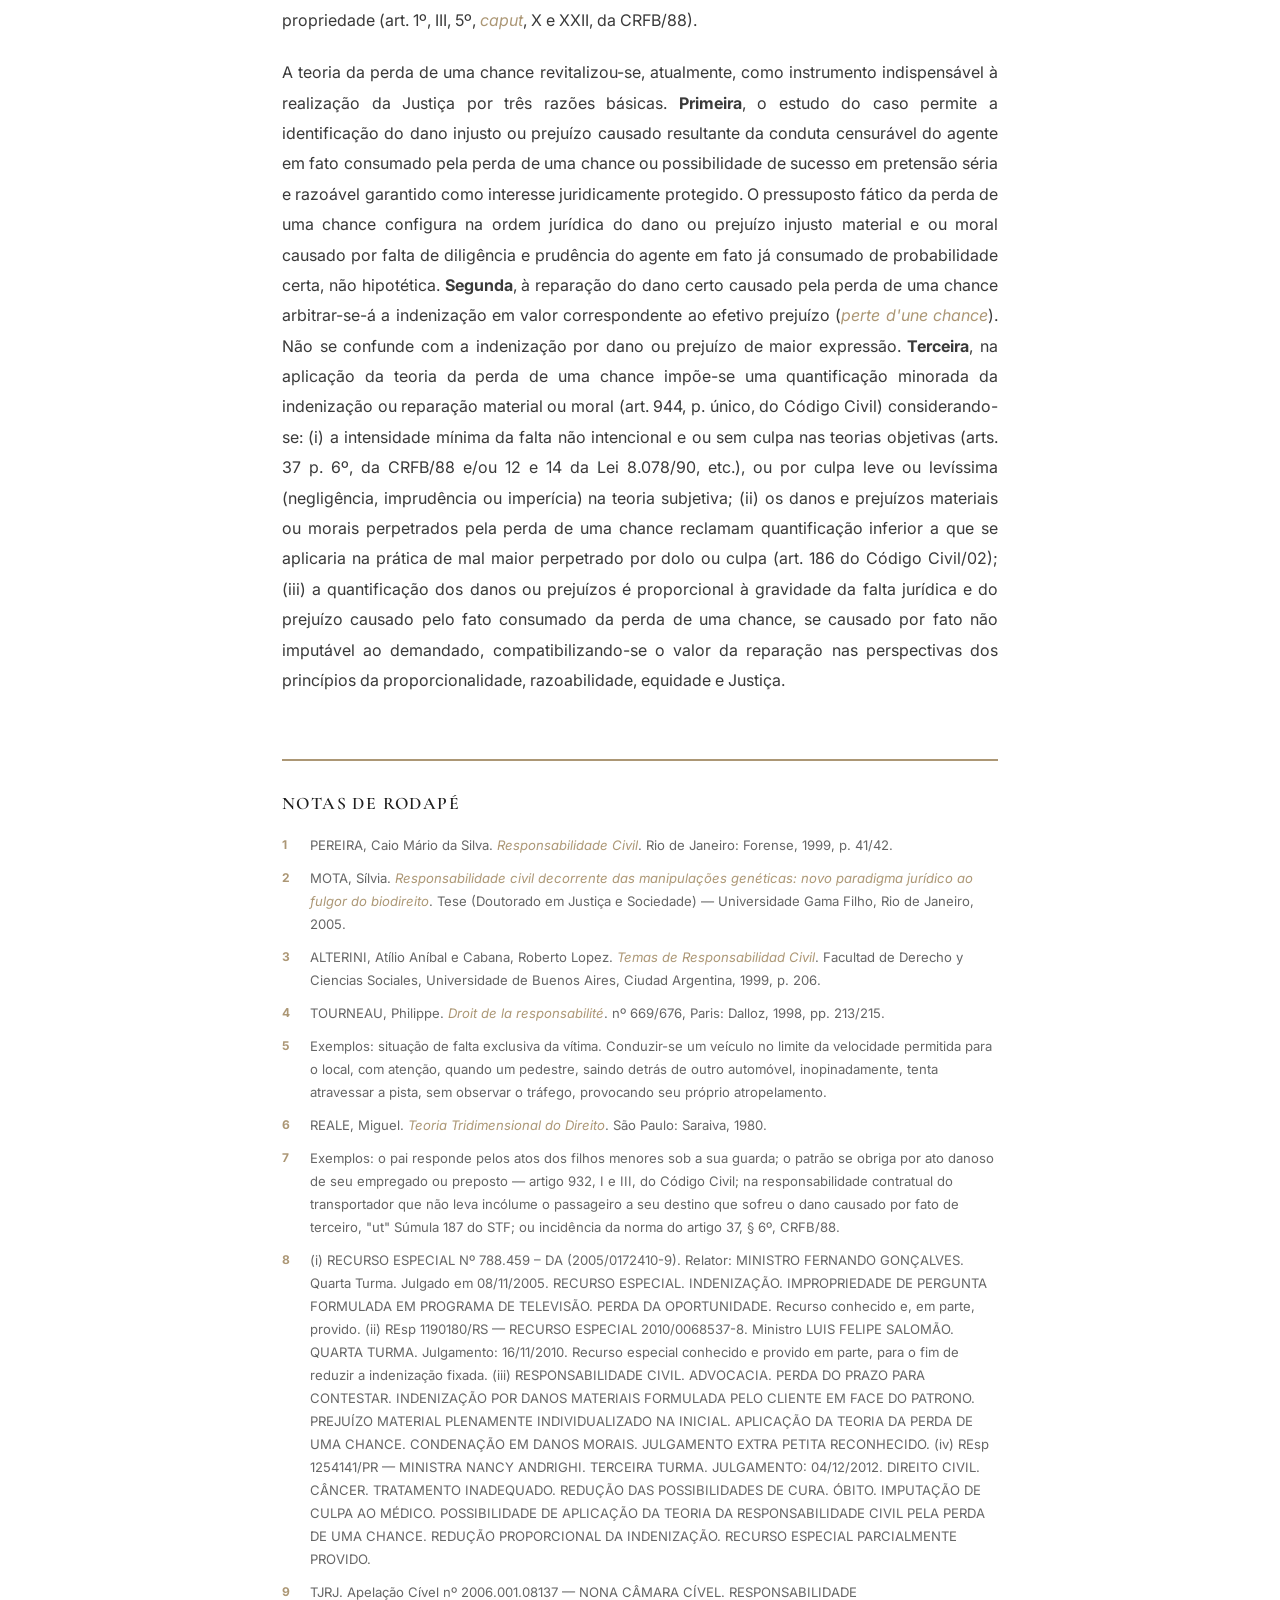
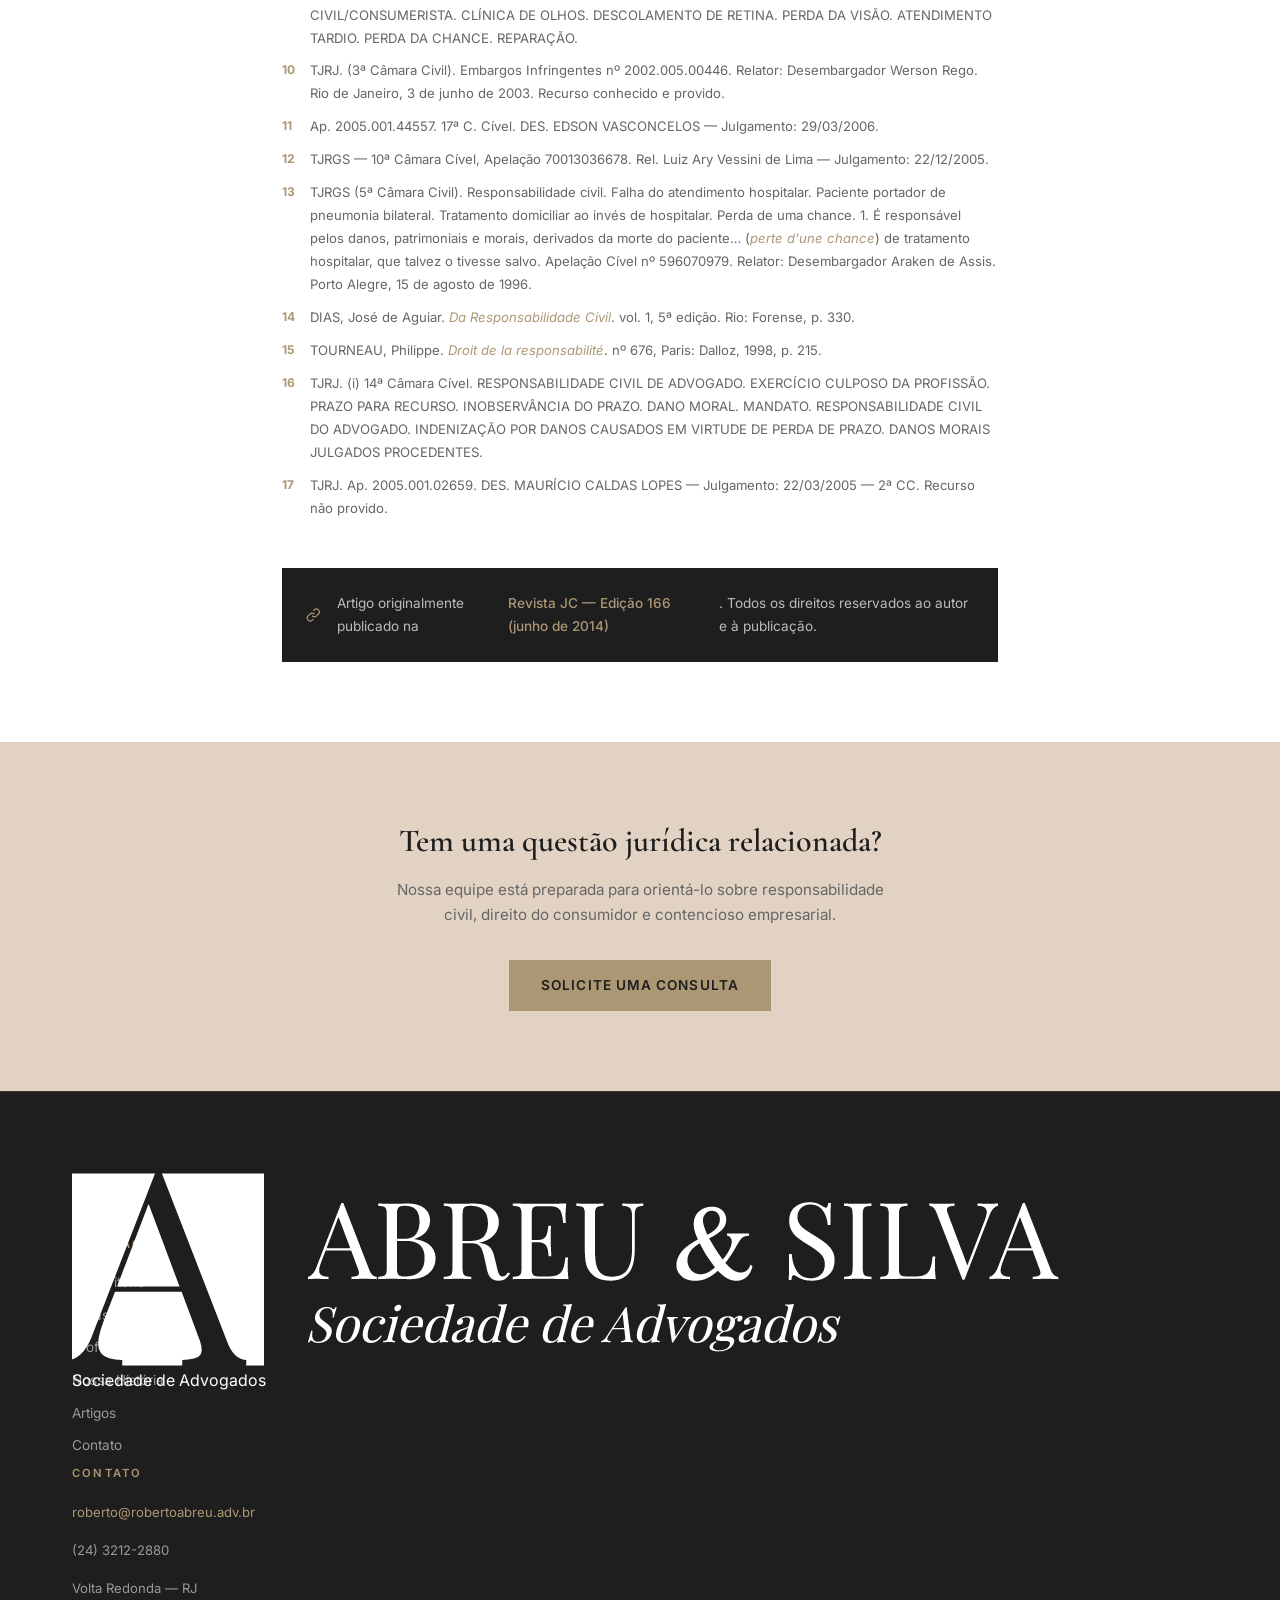
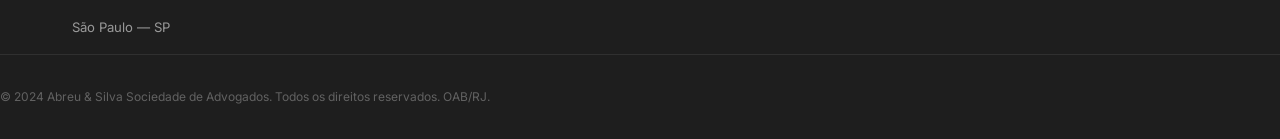
<file: artigo-teoria-perda-chance.html>
<!DOCTYPE html>
<html lang="pt-BR">
<head>
  <meta charset="UTF-8">
  <meta name="viewport" content="width=device-width, initial-scale=1.0">
  <title>A Teoria da Perda de Uma Chance — Abreu & Silva Sociedade de Advogados</title>
  <meta name="description" content="A teoria da perda de uma chance na responsabilidade civil e nas relações de consumo, por Desembargador do TJRJ.">
  <link rel="canonical" href="https://www.abreuesilva.adv.br/artigo-teoria-perda-chance.html">
  <meta property="og:type" content="article">
  <meta property="og:locale" content="pt_BR">
  <meta property="og:site_name" content="Abreu & Silva Sociedade de Advogados">
  <meta property="og:title" content="A Teoria da Perda de Uma Chance — Abreu & Silva Sociedade de Advogados">
  <meta property="og:description" content="A teoria da perda de uma chance na responsabilidade civil e nas relações de consumo, por Desembargador do TJRJ.">
  <meta property="og:url" content="https://www.abreuesilva.adv.br/artigo-teoria-perda-chance.html">
  <meta property="og:image" content="https://www.abreuesilva.adv.br/assets/fotos/escritorio_geral.webp">
  <link rel="stylesheet" href="style.css">
  <link rel="preconnect" href="https://fonts.googleapis.com">
  <link href="https://fonts.googleapis.com/css2?family=Cormorant+Garamond:ital,wght@0,400;0,600;0,700;1,400;1,600&family=Inter:wght@300;400;500;600&display=swap" rel="stylesheet">
  <style>
    .artigo-hero { background: var(--charcoal); padding: 120px 0 60px; border-bottom: 1px solid rgba(172,151,117,0.2); }
    .artigo-hero .breadcrumb { display: flex; gap: 8px; align-items: center; font-size: 0.78rem; letter-spacing: 0.12em; text-transform: uppercase; color: var(--gold); margin-bottom: 32px; }
    .artigo-hero .breadcrumb a { color: var(--gold); text-decoration: none; }
    .artigo-hero .breadcrumb span { color: rgba(255,255,255,0.4); }
    .artigo-hero .tag-categoria { display: inline-block; border: 1px solid var(--gold); color: var(--gold); font-size: 0.72rem; letter-spacing: 0.15em; text-transform: uppercase; padding: 4px 14px; margin-bottom: 24px; }
    .artigo-hero h1 { font-family: 'Cormorant Garamond', serif; font-size: clamp(2rem, 4vw, 3.2rem); font-weight: 600; color: #fff; line-height: 1.2; max-width: 800px; margin-bottom: 24px; }
    .artigo-hero h1 em { color: var(--gold); font-style: italic; }
    .artigo-meta { display: flex; align-items: center; gap: 24px; flex-wrap: wrap; }
    .artigo-meta .autor { display: flex; align-items: center; gap: 12px; }
    .artigo-meta .autor-monograma { width: 44px; height: 44px; background: var(--gold); color: var(--charcoal); display: flex; align-items: center; justify-content: center; font-family: 'Cormorant Garamond', serif; font-size: 1.1rem; font-weight: 700; border-radius: 50%; }
    .artigo-meta .autor-info strong { display: block; color: #fff; font-size: 0.9rem; font-weight: 500; }
    .artigo-meta .autor-info span { color: rgba(255,255,255,0.5); font-size: 0.78rem; }
    .artigo-meta .divider { width: 1px; height: 32px; background: rgba(255,255,255,0.15); }
    .artigo-meta .data { color: rgba(255,255,255,0.5); font-size: 0.82rem; letter-spacing: 0.05em; }
    .artigo-meta .publicado-em { color: rgba(255,255,255,0.5); font-size: 0.82rem; }
    .artigo-meta .publicado-em a { color: var(--gold); text-decoration: none; }
    .artigo-meta .publicado-em a:hover { text-decoration: underline; }

    .artigo-corpo { background: #fff; padding: 80px 0; }
    .artigo-corpo .container { max-width: 780px; }
    .artigo-corpo h2 { font-family: 'Cormorant Garamond', serif; font-size: 1.55rem; font-weight: 600; color: var(--charcoal); margin: 52px 0 16px; padding-bottom: 12px; border-bottom: 2px solid var(--gold); }
    .artigo-corpo p { font-family: 'Inter', sans-serif; font-size: 1rem; line-height: 1.9; color: #3a3a3a; margin-bottom: 22px; text-align: justify; }
    .artigo-corpo p sup { font-size: 0.7rem; color: var(--gold); font-weight: 600; }
    .artigo-corpo .citacao-bloco { border-left: 3px solid var(--gold); margin: 32px 0; padding: 16px 24px; background: #f9f6f1; font-style: italic; color: #555; font-size: 0.95rem; line-height: 1.8; }

    .artigo-corpo .notas { margin-top: 64px; padding-top: 32px; border-top: 2px solid var(--gold); }
    .artigo-corpo .notas h3 { font-family: 'Cormorant Garamond', serif; font-size: 1.1rem; font-weight: 600; color: var(--charcoal); margin-bottom: 20px; letter-spacing: 0.08em; text-transform: uppercase; }
    .artigo-corpo .notas ol { padding-left: 0; list-style: none; }
    .artigo-corpo .notas li { font-size: 0.82rem; color: #666; line-height: 1.75; margin-bottom: 10px; padding-left: 28px; position: relative; }
    .artigo-corpo .notas li::before { content: attr(data-num); position: absolute; left: 0; color: var(--gold); font-weight: 700; font-size: 0.75rem; }
    .artigo-corpo .fonte-original { margin-top: 48px; padding: 24px; background: var(--charcoal); color: rgba(255,255,255,0.7); font-size: 0.85rem; display: flex; align-items: center; gap: 16px; }
    .artigo-corpo .fonte-original a { color: var(--gold); text-decoration: none; font-weight: 500; }
    .artigo-corpo .fonte-original a:hover { text-decoration: underline; }

    .artigo-cta { background: var(--cream); padding: 80px 0; text-align: center; }
    .artigo-cta h3 { font-family: 'Cormorant Garamond', serif; font-size: 2rem; font-weight: 600; color: var(--charcoal); margin-bottom: 16px; }
    .artigo-cta p { color: #666; max-width: 500px; margin: 0 auto 32px; font-size: 0.95rem; }
  </style>
<!-- Google tag (gtag.js) - Google Ads AW-10880346869 -->
<script async src="https://www.googletagmanager.com/gtag/js?id=AW-10880346869"></script>
<script>
  window.dataLayer = window.dataLayer || [];
  function gtag(){dataLayer.push(arguments);}
  gtag('js', new Date());
  gtag('config', 'AW-10880346869');
  // Conversões: clique em qualquer link do WhatsApp
  document.addEventListener('click', function (e) {
    var a = e.target.closest && e.target.closest('a[href*="wa.me"], a[href*="api.whatsapp.com"], a[href*="whatsapp.com/send"]');
    if (!a) return;
    gtag('event', 'conversion', {'send_to': 'AW-10880346869/b9jiCI6bvKoZEPXVk8Qo'});
    gtag('event', 'conversion', {'send_to': 'AW-10880346869/t8nLCN2y968ZEPXVk8Qo'});
  });
</script>
</head>
<body>

<!-- NAVBAR -->
<nav class="navbar" id="navbar">
  <div class="nav-container">
    <a href="index.html" class="nav-logo">
      <img src="assets/logo.png" alt="Abreu & Silva Sociedade de Advogados">
    </a>
    <ul class="nav-links" id="navLinks">
      <li><a href="index.html#sobre">O Escritório</a></li>
      <li><a href="index.html#areas">Áreas de Atuação</a></li>
      <li><a href="index.html#profissionais">Profissionais</a></li>
      <li><a href="nossa-historia.html">Nossa História</a></li>
      <li><a href="index.html#artigos">Artigos</a></li>
      <li><a href="index.html#contato">Contato</a></li>
    </ul>
    <button class="nav-toggle" id="navToggle" aria-label="Menu"><span></span><span></span><span></span></button>
  </div>
</nav>

<!-- HERO DO ARTIGO -->
<section class="artigo-hero">
  <div class="container">
    <div class="breadcrumb">
      <a href="index.html">Início</a>
      <span>›</span>
      <a href="index.html#artigos">Artigos</a>
      <span>›</span>
      <span>Teoria da Perda de Uma Chance</span>
    </div>
    <span class="tag-categoria">Direito Civil · Responsabilidade Civil · Direito do Consumidor</span>
    <h1>A Teoria da Perda de Uma Chance:<br><em>Responsabilidades Civil e de Consumo</em></h1>
    <div class="artigo-meta">
      <div class="autor">
        <div class="autor-monograma">R</div>
        <div class="autor-info">
          <strong>Des. Roberto de Abreu e Silva</strong>
          <span>OAB/RJ 5.349 · Desembargador TJRJ · Mestre e Doutor em Direito Civil</span>
        </div>
      </div>
      <div class="divider"></div>
      <span class="data">16 de junho de 2014</span>
      <div class="divider"></div>
      <span class="publicado-em">Publicado na <a href="https://editorajc.com.br/edicao/166/" target="_blank" rel="noopener">Revista JC — Edição 166</a></span>
    </div>
  </div>
</section>

<!-- CORPO DO ARTIGO -->
<section class="artigo-corpo">
  <div class="container">

    <h2>1. Introdução Doutrinária</h2>

    <p>No campo das teses ecléticas no direito brasileiro destaca-se a <strong>TEORIA DA PERDA DE CHANCE</strong> como instrumento indispensável à configuração da responsabilidade civil e da obrigação de indenizar e ou reparar, notadamente, na fixação do <em>quantum</em> reparatório, mitigado, à luz dos elementos valorativos dos artigos 944, p. único, e 945 do Código Civil/02. O conceito desta teoria delineia-se na doutrina do direito pátrio e comparado, nas expressões de juristas de escol como: Caio Mário da Silva Pereira, Silvia Mota, Atilio Anibal Alterini, Philippe le Tourneau, etc.</p>

    <p>Caio Mário da Silva Pereira<sup>1</sup>, analisando a situação da teoria da perda de uma chance leciona que: <em>"…a chance perdida tenha algum valor, do qual a vítima se privou…"</em> Aponta, como exemplos, "o caso da pessoa que deixou de adquirir um imóvel por culpa do notário ou de ganhar um processo pela falha do escrivão ou do advogado". Ressalta o dizer de Yves Chartier "que a reparação da perda de uma chance repousa em uma probabilidade e uma certeza; que a chance seria realizada e que a vantagem perdida resultaria em prejuízo…"</p>

    <p>A doutora Sílvia Mota<sup>2</sup> na doutrina da teoria da perda de uma chance em sua tese de doutoramento fundamenta que: <em>"A chance é a possibilidade de um benefício futuro provável integrada nas faculdades de atuação do sujeito, considerando um dano ainda quando possa resultar dificultoso estimar seu alcance… Aconselha-se efetuar um balanço das perspectivas a favor e contra e, do saldo resultante, se obterá a proporção do ressarcimento. A indenização deverá ser da chance e não dos ganhos perdidos…"</em> Atilio Anibal Alterini<sup>3</sup>, no direito argentino, sustenta a tese da perda de uma chance no sentido de que se não houvesse tutela preventiva de dano, tendente a impedir a realização de possíveis prejuízos, seria como criar um direito de prejudicar, assim, expressando:</p>

    <div class="citacao-bloco">
      <em>"3. La prevención del daño… 'cualquiera sea su fuente, deben ser evitados' (Mosset Iturraspe). Es que, si se permaneciera impasible frente a la ilicitude, inclusive, ante la aparición de un riesgo que compromete la chance de evitar un deterioro de la situación actual, 'ello importaría tanto como crear el derecho de perjudicar' (Aguiar)."</em>
    </div>

    <p>Philippe le Tourneau<sup>4</sup>, no direito francês, delimita o tema, pontuando a necessidade de se distinguir perda de uma chance de um risco, que pode surgir inesperadamente. Sustenta que a perda de uma chance constitui por vezes um prejuízo indenizável, enquanto que uma hipótese, uma pura hipótese, não seria causa de um dano, ou somente de uma eventualidade de dano não reparável. Define a perda de uma chance como <em>a desaparição da probabilidade de um evento favorável quando esta chance aparece suficientemente séria</em>. Aduz sobre a quantificação em valor correspondente ao da perda de uma chance, bem como sobre a situação de negligência de um advogado diminuindo ou suprimindo as chances de seu cliente de obter ganho de causa, etc.</p>

    <h2>2. A Teoria da Perda de Uma Chance no Direito Brasileiro</h2>

    <p>Destaca-se <em>"a b initio"</em> a necessária aplicação de solução justa da demanda atendendo aos princípios democráticos do direito: a) o respeito à dignidade da pessoa humana; e, b) proteção de seus bens tutelados na ordem jurídica. A rigor, a presente teoria se afigura inteligível em seus próprios termos.</p>

    <p>Na chance perdida e reparável preexiste oportunidade séria de se conseguir um benefício futuro que se revela como interesse jurídico protegido pelo direito e frustrada por conduta ignóbil do agente ativo. A chance perdida consiste na privação de uma probabilidade, não hipotética, de obtenção de sucesso em pretensão séria, assegurada pelo direito, nas condições seguintes: (i) quando frustrada a vítima por conduta ignóbil do causador do dano à pessoa inocente; e (ii) resultando prejuízo provado ou evidente do fato danoso material e ou moral causado ao lesado. Em contrário senso, a pretensão improvável, hipotética, consiste em simples aventura, sem relevância jurídica. Por isso, não configura perda de chance indenizável nem deflagra a obrigação de reparar.</p>

    <p>Em síntese, a chance perdida reparável configura um prejuízo material ou imaterial resultante de fato consumado, não hipotético, se causado à pessoa inocente (que não deu causa ao fato) por conduta comissiva ou omissiva do agente (falta de diligência ou prudência) quando viola interesse juridicamente protegido no direito positivo (<strong>CRFB/88, art. 5º, X, bem como nos Códigos Civil e do Consumidor – Lei 8.078/90</strong>). Tais elementos reclamam provas nos autos ou evidências do próprio fato e o indispensável nexo etiológico da causalidade necessária ligada à conduta censurável do agente que perpetrou prejuízo injusto causado à pessoa física ou jurídica resultante do fato consumado em conduta ilícita e geradora da perda de uma chance. A noção de causa envolve a ideia de necessariedade da ação determinante dos prejuízos injustos. A causa de um fato lesivo e antijurídico compreende-se como o antecedente ou grupo de antecedentes necessários à produção do prejuízo injusto, perda de uma chance ou da probabilidade séria de obter uma vantagem. A obrigação somente se verifica quando o prejuízo injusto perpetrado por falta infringente de norma jurídica é a causa necessária para a produção do prejuízo vinculada pelos nexos de causalidade e de antijuridicidade e do princípio jurídico tradicional: <em>"neminem laedere suum cuique tribuere"</em>.</p>

    <p>Se a ação do agente é de conformidade com a lei, embora considerada causa no mundo fático, nem sempre o será no mundo jurídico, se faltar a antijuridicidade da conduta<sup>5</sup>, como ocorre, <em>v.g.</em>, na excludente da legítima defesa. No estudo da relação de causalidade é necessária a vinculação direta do prejuízo injusto causado pela perda de uma chance de se obter uma vantagem ou evitar uma perda originária de situação fática da qual depende o prejuízo já consumado. Na subsunção do fato à norma jurídica pelo julgador é indispensável considerar o valor do bem protegido e o desvalor da conduta, em sua tridimensionalidade: fato valor e norma, <em>cum arbitrio boni viri</em>, na concepção culturalista do direito de Miguel Reale<sup>6</sup>. Fundamental é que se relacione o dano ou prejuízo injusto à causa e efeito no mundo fático, articulada com a falta de diligência e de prudência na conduta violadora da norma jurídica no mundo do direito, para que se deflagre a consequência legal e constitucional de se impor a obrigação de reparar os prejuízos originários de suporte fático ilícito perpetrado à vítima inocente na perda de uma chance em ato consumado.</p>

    <p>Em síntese, a chance perdida configura um dano injusto indenizável ou reparável quando há um prejuízo material e ou imaterial causado à pessoa inocente pela perda da probabilidade de um evento favorável certo, sério, não hipotético, em fato consumado perpetrado por conduta comissiva ou omissiva do agente (falta de diligência, prudência ou de perícia) causando a violação de interesse juridicamente protegido no direito positivo (CRFB/88, art. 5º, X, e ou normas do Código Civil ou do Código do Consumidor).</p>

    <p>A par disso, impõe-se, ainda, a indispensável demonstração dos elementos gerais da responsabilidade civil assinalados a seguir: (i) nexo de causalidade entre a ação necessária e proporcional ao prejuízo proibido qualificado como perda de uma chance; (ii) a violação da norma jurídica constitucional e ou infra constitucional proibitiva da conduta lesiva; (iii) legitimação ativa e passiva, por fato próprio ou de outrem<sup>7</sup>; (iv) inexistência de causa de isenção ou de exclusão da reparação dos prejuízos em caso fortuito ou força maior, legítima defesa, falta exclusiva ou concorrente da vítima; e causa danosa de terceiro.</p>

    <h2>3. A Visão Jurisprudencial da Teoria da Perda de Uma Chance</h2>

    <p>Na experiência jurídica, a doutrina da perda de uma chance em sede de responsabilidade civil revela-se como instrumento importante de reparação de danos e ou de prejuízos injustos e geradores de sanções proporcionais aos prejuízos causados em relação causal direta com o dano e a gravidade da conduta censurável praticada pelo lesante, <em>ut</em> artigos 944, p. único, e 945 do atual Código Civil.</p>

    <p>A teoria da perda de uma chance visa a responsabilização do agente causador, não exclusivo de um dano emergente, tampouco de lucros cessantes, mas de algo intermediário entre um e outro, precisamente, em conformidade com a perda da possibilidade de se buscar posição mais vantajosa que provavelmente se alcançaria, não fosse o ato ilícito praticado.</p>

    <p>Neste passo, a perda de uma chance, desde que seja real, razoável, séria e não somente fluida ou hipotética é considerada uma lesão que reclama justas expectativas frustradas do indivíduo, que, na pretensão de conseguir uma conduta lícita de ordem social e jurídica mais vantajosa, teve o curso normal dos acontecimentos interrompido por ato ilícito de outrem.</p>

    <p>Em caso de responsabilidade de profissionais da advocacia por condutas apontadas como negligentes e diante do aspecto relativo à incerteza da vantagem não experimentada, as demandas que invocam a teoria da "perda de uma chance" reclamam soluções a partir de uma detida análise acerca das reais possibilidades de êxito do processo, eventualmente perdidas em razão de desídia do causídico. Vale dizer, não é o só fato do causídico perder o prazo para a contestação ou para a interposição de recurso que enseja a automática responsabilização civil com base na teoria da perda de uma chance. É absolutamente necessária a ponderação acerca da probabilidade de sucesso que se supõe real que a parte sagrar-se-ia vitoriosa.</p>

    <p>Na experiência do E. Superior Tribunal de Justiça destacam-se os votos dos relatores: Ministros FERNANDO GONÇALVES, Luís FELIPE SALOMÃO e NANCY ANDRIGHI<sup>8</sup>. No TJRJ, (i) em caso de responsabilidade civil/consumerista condenou-se a Clínica de Olhos em reparação de prejuízos causados à paciente que sofreu descolamento de retina, não pela cegueira em si, mas, pela perda de uma chance de salvar a sua visão. Em realidade, a falta cometida consistiu no descumprimento do dever jurídico de atuação médica no quadro de emergência, quando procurado no hospital na primeira vez causando-lhe prejuízo pela perda de uma chance, visto que não se lhe proporcionou intervenção médico-cirúrgica que permitisse a possibilidade de sucesso na perspectiva de salvaguardar a visão do paciente. Corolário lógico é a redução da sanção aplicada no primeiro grau a título de reparação de menor valor proporcional ao prejuízo consumado pela perda de uma chance e não pelo fato da perda da visão, porquanto a causa evidente consistiu em fator inteiramente estranho à atuação médica.<sup>9</sup></p>

    <p>No mesmo sentido pontuou o E. TJRJ: (ii) 3ª Câmara Civil nos E.I. 2002.005.00446<sup>10</sup>. Impôs-se a responsabilidade civil/consumerista por vício de qualidade da prestação do serviço pela entidade hospitalar em caso de óbito de recém-nascido por apneia idiopática seguida de paradas cardiorrespiratórias causada pela demora no encaminhamento do paciente para unidade de terapia intensiva, aplicando na demanda a teoria da "perda de uma chance". Não porque se absteve em absoluto de atuar, ou por haver adotado medidas ineficazes e inócuas, que revelam imperícia, mas em razão do médico descumprir o dever de atuar. A sanção mitigou-se por não corresponder a reparação à indenização pelo dano morte, mas em razão do atuar tardio verificado na atuação médica e o dano sofrido, considerando <em>in casu</em> a perda de uma chance de sobrevivência. (iii) Demanda de responsabilidade civil por erro de diagnóstico prescrevendo relaxante muscular para caso de tuberculose vertebral gerando paraplegia, situação em que se aplicou a teoria da perda de uma chance impondo-se a obrigação de reparação por dano moral.<sup>11</sup> (iv) No E. TJRGS, Décima Câmara Cível, na Apelação Cível 70013036678, em demanda de responsabilidade civil por erro médico que resultou na morte de recém-nascido, considerou-se a evidência da imprudência praticada pela profissional que optou por aguardar o agravamento de uma situação, que já era grave, para realizar a cesariana, aplicando no caso, a teoria da perda de uma chance, por entender que se a cesariana fosse realizada logo, talvez, o nefasto evento morte não ocorresse.<sup>12</sup> (v) Na E. 5ª Câmara Civil impôs-se a responsabilidade civil ao nosocômio pela falha do atendimento hospitalar, considerando que paciente portador de pneumonia bilateral teve tratamento domiciliar ao invés de hospitalar, aplicando a teoria da perda de uma chance de tratamento hospitalar, que talvez o tivesse salvo.<sup>13</sup></p>

    <p>Na doutrina, na relação da responsabilidade civil de profissional liberal afigura-se possível a aplicação da teoria da perda de uma chance, conforme José de Aguiar Dias<sup>14</sup>: <em>"A perda de prazo é a causa mais frequente da responsabilidade do advogado. Constitui erro grave, a respeito do qual não é possível escusa, uma vez que os prazos são de direito expresso e não se tolera que o advogado o ignore."</em></p>

    <p>Na esfera doutrinária é importante salientar as lições anteriores já lançadas de Caio Mário da Silva Pereira e Philippe le Tourneau<sup>15</sup>. Na mesma perspectiva seguem os posicionamentos jurisprudenciais. I) No E. TJRJ: (i) Apelação Cível nº 2003.001.19138. Décima Quarta Câmara Cível. Condenação de profissional advogado pelo Tribunal impondo-lhe sanção por danos morais em razão de perda de prazo recursal, em situação que revela, <em>ipso facto</em>, prejuízo pela perda de uma chance da parte de rever a decisão monocrática em segundo grau de jurisdição. (ii) 10ª Câmara Cível. Apelação Cível. Processo nº 2003.001.29927. Implicou-se a responsabilidade civil subjetiva do advogado que deixou de cumprir obrigação a seu cargo violando por negligência norma do artigo 14, p. 4º da Lei 8.078/90.<sup>16</sup> Na demanda entre consorciado e administradora do consórcio o E. TJRJ no recurso — Apelação nº 2005.001.02659 aplicou a teoria da perda de uma chance de participar na assembleia que sairia vencedor o lanço entregue pelo autor à funcionária da respectiva administradora, que não a encaminhou a tempo, em decorrência da frustração da autora por retirar-lhe a paz interna e o próprio equilíbrio emocional, configurando-se a responsabilidade civil indenizatória.<sup>17</sup></p>

    <h2>4. A Sanção e a Quantificação dos Prejuízos</h2>

    <p>A conduta ofensiva à norma jurídica proibitiva de conduta danosa injusta deflagra a obrigação de indenizar ou reparar os danos ou prejuízos injustos perpetrados à pessoa inocente. A quantificação da sanção do agente causador dos danos e ou prejuízos, considerando as circunstâncias fáticas e jurídicas do caso devidamente proporcional à intensidade da falta de cuidado e do valor do prejuízo causado pela perda de uma chance, da oportunidade ou probabilidade de obtenção de vantagem ou sucesso em suporte fático consumado. O nexo de causalidade do suporte fático da perda de uma chance e o resultado do prejuízo indenizável, em princípio, que não se confunde com o do fato-espécie de dano ou prejuízo de maior expressão, eventualmente, existente em fato complexo, quando causado por nexo etiológico não imputável ao réu.</p>

    <p>Em tais circunstâncias, o valor da indenização na perda de uma chance deve minorar o valor que se arbitraria em eventual dano ou prejuízo maior, porém, por nexo de causalidade não imputável ao demandado, como ocorre em cada um de casos similares assinalados a seguir. (i) A condenação de advogado pelo Tribunal impondo-lhe sanção por danos morais em razão de perda de prazo recursal, em situação que revela <em>ipso facto</em> prejuízo pela perda de uma chance da parte de rever a decisão monocrática a seu favor em segundo grau de jurisdição e não pelo valor da demanda perdida em primeira instância, cujo nexo de causalidade não foi perpetrado pelo patrono da parte interessada; (ii) A condenação de clínica especializada por perpetrar à autora perda de uma chance de salvar a sua visão comprometida pelo descolamento da retina, se evidenciada por falta de cuidado de médico profissional e disponível na ocasião da procura do primeiro atendimento, transferindo-se a consulta para a semana posterior, ultrapassando o período da situação emergencial. Isto porque a lesão da mácula na retina da vista da paciente já se tinha consolidado quando do atendimento médico marcado superveniente, situação que torna ineficaz a tardia autorização do agente ativo no procedimento cirúrgico, sem a mínima possibilidade de sucesso. Em síntese, a questão da perda de uma chance se afigura no pressuposto fático: omissão hospitalar e ou do médico se houve o prejuízo pela perda de uma chance de salvar a visão do paciente e não pelo prejuízo da cegueira, no caso concreto. O antecedente causal, conduta omissiva hospitalar, se liga ao consequente prejuízo pela perda de uma chance em fato já consumado, por não oferecer à autora o socorro tempestivo por meio de uma intervenção médico-cirúrgica que lhe proporcionasse a possibilidade de sucesso em salvaguardar a sua visão. A condenação da reparação neste caso limita-se ao valor do prejuízo causado pela perda de uma chance, probabilidade séria, não hipotética, de salvar a visão do paciente e não pelo mal maior do prejuízo pela perda da visão, visto que o nexo de causalidade referente ao descolamento da retina não é imputável à entidade hospitalar, no caso concreto.</p>

    <h2>5. Conclusão</h2>

    <p>No direito brasileiro, atualmente, predominam as teses da responsabilidade civil objetiva ou sem culpa provada, como denotam os seguimentos legislativos no direito público e privado expressos nos artigos 37, p. 6º, da CRFB/88 e 12 e 14 da Lei 8.078/90; bem como nas teorias subjetivas, que em determinados casos implicam-se a inversão do ônus da prova e em teses ecléticas, dentre as quais, a teoria da perda de uma chance.</p>

    <p>Na análise do caso concreto, em sede de responsabilidade civil, afigura-se indispensável a identificação do nexo etiológico ligando a conduta censurável do agente como causa necessária à produção do resultado, dano injusto ou prejuízo perpetrado à pessoa inocente. A conduta censurável consiste na falta jurídica comissiva ou omissiva por violação do dever jurídico de diligência ou prudência. Considera-se como pessoa inocente a que não deu causa ao fato. O dano ou prejuízo é sempre injusto. Não existe dano "justo", mas justificável, segundo o direito positivo. O dano injusto ou prejuízo material ou moral causado à pessoa inocente não mais se compreende como perda ou diminuição de um patrimônio, mas, como violação de um interesse juridicamente protegido, em razão da proteção do bem imaterial ou moral, a partir da exigência constitucional de respeito à vida, à liberdade, dignidade da pessoa humana e da propriedade (art. 1º, III, 5º, <em>caput</em>, X e XXII, da CRFB/88).</p>

    <p>A teoria da perda de uma chance revitalizou-se, atualmente, como instrumento indispensável à realização da Justiça por três razões básicas. <strong>Primeira</strong>, o estudo do caso permite a identificação do dano injusto ou prejuízo causado resultante da conduta censurável do agente em fato consumado pela perda de uma chance ou possibilidade de sucesso em pretensão séria e razoável garantido como interesse juridicamente protegido. O pressuposto fático da perda de uma chance configura na ordem jurídica do dano ou prejuízo injusto material e ou moral causado por falta de diligência e prudência do agente em fato já consumado de probabilidade certa, não hipotética. <strong>Segunda</strong>, à reparação do dano certo causado pela perda de uma chance arbitrar-se-á a indenização em valor correspondente ao efetivo prejuízo (<em>perte d'une chance</em>). Não se confunde com a indenização por dano ou prejuízo de maior expressão. <strong>Terceira</strong>, na aplicação da teoria da perda de uma chance impõe-se uma quantificação minorada da indenização ou reparação material ou moral (art. 944, p. único, do Código Civil) considerando-se: (i) a intensidade mínima da falta não intencional e ou sem culpa nas teorias objetivas (arts. 37 p. 6º, da CRFB/88 e/ou 12 e 14 da Lei 8.078/90, etc.), ou por culpa leve ou levíssima (negligência, imprudência ou imperícia) na teoria subjetiva; (ii) os danos e prejuízos materiais ou morais perpetrados pela perda de uma chance reclamam quantificação inferior a que se aplicaria na prática de mal maior perpetrado por dolo ou culpa (art. 186 do Código Civil/02); (iii) a quantificação dos danos ou prejuízos é proporcional à gravidade da falta jurídica e do prejuízo causado pelo fato consumado da perda de uma chance, se causado por fato não imputável ao demandado, compatibilizando-se o valor da reparação nas perspectivas dos princípios da proporcionalidade, razoabilidade, equidade e Justiça.</p>

    <!-- NOTAS DE RODAPÉ COMPLETAS -->
    <div class="notas">
      <h3>Notas de Rodapé</h3>
      <ol>
        <li data-num="1">PEREIRA, Caio Mário da Silva. <em>Responsabilidade Civil</em>. Rio de Janeiro: Forense, 1999, p. 41/42.</li>
        <li data-num="2">MOTA, Sílvia. <em>Responsabilidade civil decorrente das manipulações genéticas: novo paradigma jurídico ao fulgor do biodireito</em>. Tese (Doutorado em Justiça e Sociedade) — Universidade Gama Filho, Rio de Janeiro, 2005.</li>
        <li data-num="3">ALTERINI, Atílio Aníbal e Cabana, Roberto Lopez. <em>Temas de Responsabilidad Civil</em>. Facultad de Derecho y Ciencias Sociales, Universidade de Buenos Aires, Ciudad Argentina, 1999, p. 206.</li>
        <li data-num="4">TOURNEAU, Philippe. <em>Droit de la responsabilité</em>. nº 669/676, Paris: Dalloz, 1998, pp. 213/215.</li>
        <li data-num="5">Exemplos: situação de falta exclusiva da vítima. Conduzir-se um veículo no limite da velocidade permitida para o local, com atenção, quando um pedestre, saindo detrás de outro automóvel, inopinadamente, tenta atravessar a pista, sem observar o tráfego, provocando seu próprio atropelamento.</li>
        <li data-num="6">REALE, Miguel. <em>Teoria Tridimensional do Direito</em>. São Paulo: Saraiva, 1980.</li>
        <li data-num="7">Exemplos: o pai responde pelos atos dos filhos menores sob a sua guarda; o patrão se obriga por ato danoso de seu empregado ou preposto — artigo 932, I e III, do Código Civil; na responsabilidade contratual do transportador que não leva incólume o passageiro a seu destino que sofreu o dano causado por fato de terceiro, "ut" Súmula 187 do STF; ou incidência da norma do artigo 37, § 6º, CRFB/88.</li>
        <li data-num="8">(i) RECURSO ESPECIAL Nº 788.459 – DA (2005/0172410-9). Relator: MINISTRO FERNANDO GONÇALVES. Quarta Turma. Julgado em 08/11/2005. RECURSO ESPECIAL. INDENIZAÇÃO. IMPROPRIEDADE DE PERGUNTA FORMULADA EM PROGRAMA DE TELEVISÃO. PERDA DA OPORTUNIDADE. Recurso conhecido e, em parte, provido. (ii) REsp 1190180/RS — RECURSO ESPECIAL 2010/0068537-8. Ministro LUIS FELIPE SALOMÃO. QUARTA TURMA. Julgamento: 16/11/2010. Recurso especial conhecido e provido em parte, para o fim de reduzir a indenização fixada. (iii) RESPONSABILIDADE CIVIL. ADVOCACIA. PERDA DO PRAZO PARA CONTESTAR. INDENIZAÇÃO POR DANOS MATERIAIS FORMULADA PELO CLIENTE EM FACE DO PATRONO. PREJUÍZO MATERIAL PLENAMENTE INDIVIDUALIZADO NA INICIAL. APLICAÇÃO DA TEORIA DA PERDA DE UMA CHANCE. CONDENAÇÃO EM DANOS MORAIS. JULGAMENTO EXTRA PETITA RECONHECIDO. (iv) REsp 1254141/PR — MINISTRA NANCY ANDRIGHI. TERCEIRA TURMA. JULGAMENTO: 04/12/2012. DIREITO CIVIL. CÂNCER. TRATAMENTO INADEQUADO. REDUÇÃO DAS POSSIBILIDADES DE CURA. ÓBITO. IMPUTAÇÃO DE CULPA AO MÉDICO. POSSIBILIDADE DE APLICAÇÃO DA TEORIA DA RESPONSABILIDADE CIVIL PELA PERDA DE UMA CHANCE. REDUÇÃO PROPORCIONAL DA INDENIZAÇÃO. RECURSO ESPECIAL PARCIALMENTE PROVIDO.</li>
        <li data-num="9">TJRJ. Apelação Cível nº 2006.001.08137 — NONA CÂMARA CÍVEL. RESPONSABILIDADE CIVIL/CONSUMERISTA. CLÍNICA DE OLHOS. DESCOLAMENTO DE RETINA. PERDA DA VISÃO. ATENDIMENTO TARDIO. PERDA DA CHANCE. REPARAÇÃO.</li>
        <li data-num="10">TJRJ. (3ª Câmara Civil). Embargos Infringentes nº 2002.005.00446. Relator: Desembargador Werson Rego. Rio de Janeiro, 3 de junho de 2003. Recurso conhecido e provido.</li>
        <li data-num="11">Ap. 2005.001.44557. 17ª C. Cível. DES. EDSON VASCONCELOS — Julgamento: 29/03/2006.</li>
        <li data-num="12">TJRGS — 10ª Câmara Cível, Apelação 70013036678. Rel. Luiz Ary Vessini de Lima — Julgamento: 22/12/2005.</li>
        <li data-num="13">TJRGS (5ª Câmara Civil). Responsabilidade civil. Falha do atendimento hospitalar. Paciente portador de pneumonia bilateral. Tratamento domiciliar ao invés de hospitalar. Perda de uma chance. 1. É responsável pelos danos, patrimoniais e morais, derivados da morte do paciente… (<em>perte d'une chance</em>) de tratamento hospitalar, que talvez o tivesse salvo. Apelação Cível nº 596070979. Relator: Desembargador Araken de Assis. Porto Alegre, 15 de agosto de 1996.</li>
        <li data-num="14">DIAS, José de Aguiar. <em>Da Responsabilidade Civil</em>. vol. 1, 5ª edição. Rio: Forense, p. 330.</li>
        <li data-num="15">TOURNEAU, Philippe. <em>Droit de la responsabilité</em>. nº 676, Paris: Dalloz, 1998, p. 215.</li>
        <li data-num="16">TJRJ. (i) 14ª Câmara Cível. RESPONSABILIDADE CIVIL DE ADVOGADO. EXERCÍCIO CULPOSO DA PROFISSÃO. PRAZO PARA RECURSO. INOBSERVÂNCIA DO PRAZO. DANO MORAL. MANDATO. RESPONSABILIDADE CIVIL DO ADVOGADO. INDENIZAÇÃO POR DANOS CAUSADOS EM VIRTUDE DE PERDA DE PRAZO. DANOS MORAIS JULGADOS PROCEDENTES.</li>
        <li data-num="17">TJRJ. Ap. 2005.001.02659. DES. MAURÍCIO CALDAS LOPES — Julgamento: 22/03/2005 — 2ª CC. Recurso não provido.</li>
      </ol>
    </div>

    <div class="fonte-original">
      <svg width="20" height="20" viewBox="0 0 24 24" fill="none" stroke="#AC9775" stroke-width="2"><path d="M10 13a5 5 0 0 0 7.54.54l3-3a5 5 0 0 0-7.07-7.07l-1.72 1.71"/><path d="M14 11a5 5 0 0 0-7.54-.54l-3 3a5 5 0 0 0 7.07 7.07l1.71-1.71"/></svg>
      Artigo originalmente publicado na <a href="https://editorajc.com.br/teoria-da-perda-de-uma-chance-responsabilidades-civil-e-de-consumo/" target="_blank" rel="noopener">Revista JC — Edição 166 (junho de 2014)</a>. Todos os direitos reservados ao autor e à publicação.
    </div>

  </div>
</section>

<!-- CTA FINAL -->
<section class="artigo-cta">
  <div class="container">
    <h3>Tem uma questão jurídica relacionada?</h3>
    <p>Nossa equipe está preparada para orientá-lo sobre responsabilidade civil, direito do consumidor e contencioso empresarial.</p>
    <a href="index.html#contato" class="btn btn-gold">Solicite uma Consulta</a>
  </div>
</section>

<!-- FOOTER -->
<footer class="footer">
  <div class="container footer-inner">
    <div class="footer-logo">
      <img src="assets/logo.png" alt="Abreu & Silva">
      <p>Sociedade de Advogados</p>
    </div>
    <div class="footer-links">
      <h4>Navegação</h4>
      <ul>
        <li><a href="index.html#sobre">O Escritório</a></li>
        <li><a href="index.html#areas">Áreas de Atuação</a></li>
        <li><a href="index.html#profissionais">Profissionais</a></li>
        <li><a href="nossa-historia.html">Nossa História</a></li>
        <li><a href="index.html#artigos">Artigos</a></li>
        <li><a href="index.html#contato">Contato</a></li>
      </ul>
    </div>
    <div class="footer-contato">
      <h4>Contato</h4>
      <p><a href="mailto:roberto@robertoabreu.adv.br">roberto@robertoabreu.adv.br</a></p>
      <p>(24) 3212-2880</p>
      <p>Volta Redonda — RJ</p>
      <p>São Paulo — SP</p>
    </div>
  </div>
  <div class="footer-bottom">
    <p>© 2024 Abreu & Silva Sociedade de Advogados. Todos os direitos reservados. OAB/RJ.</p>
  </div>
</footer>

<script src="script.js"></script>
</body>
</html>
</file>
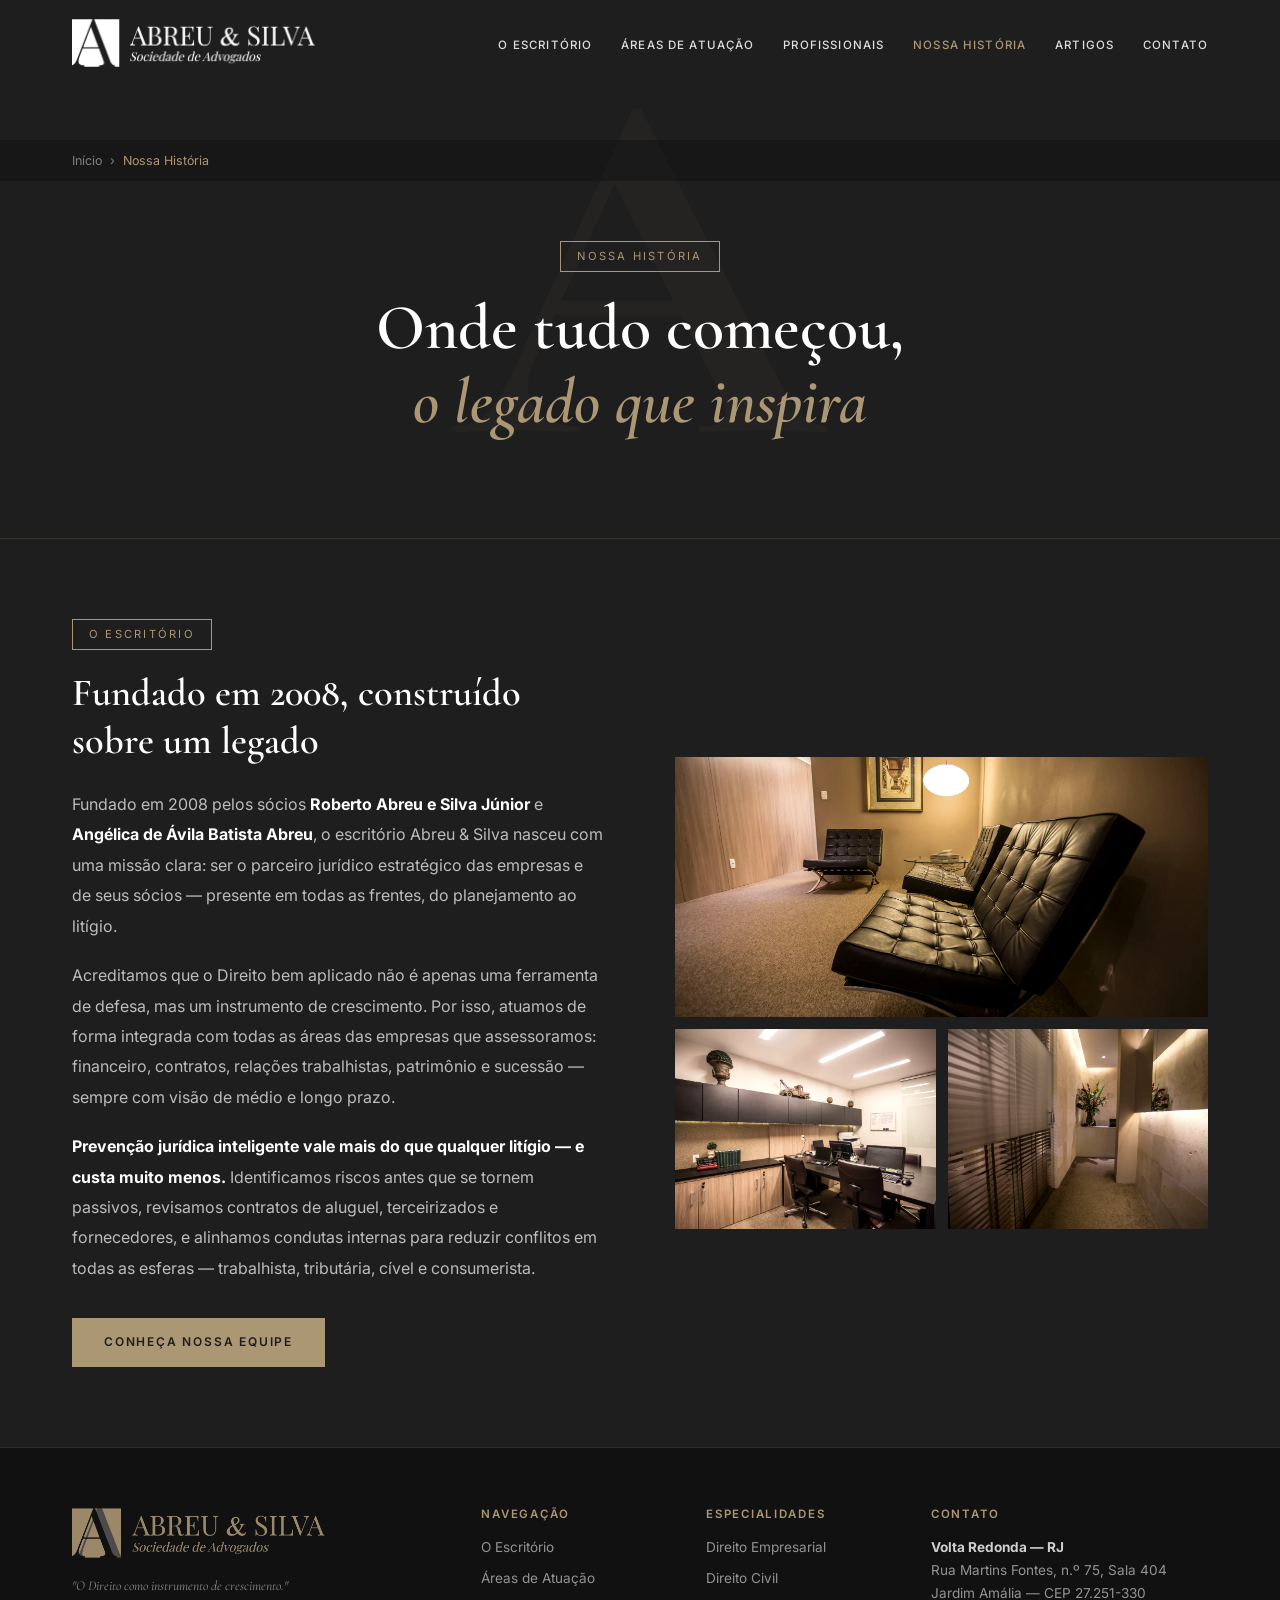
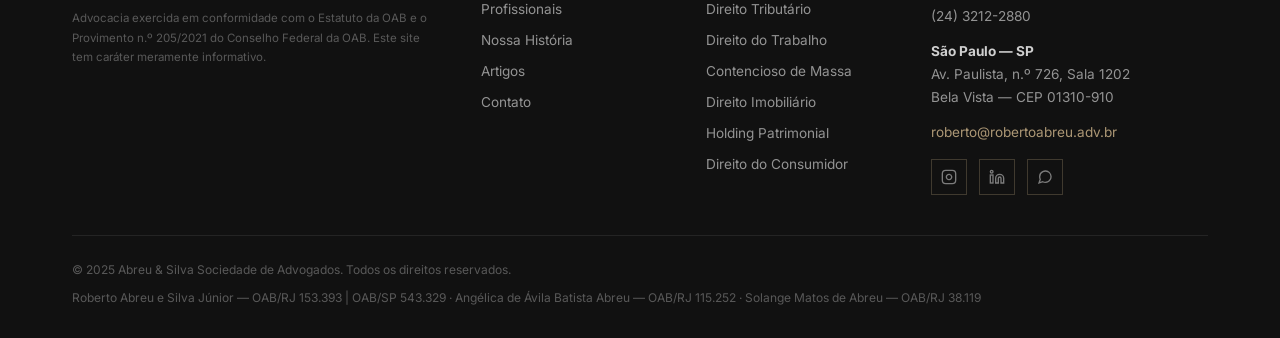
<file: nossa-historia.html>
<!DOCTYPE html>
<html lang="pt-BR">
<head>
  <meta charset="UTF-8">
  <meta name="viewport" content="width=device-width, initial-scale=1.0">
  <title>Nossa História — Abreu & Silva Sociedade de Advogados</title>
  <link rel="canonical" href="https://www.abreuesilva.adv.br/nossa-historia.html">
  <meta property="og:type" content="website">
  <meta property="og:locale" content="pt_BR">
  <meta property="og:site_name" content="Abreu & Silva Sociedade de Advogados">
  <meta property="og:title" content="Nossa História — Abreu & Silva Sociedade de Advogados">
  <meta property="og:description" content="O legado do Desembargador Roberto de Abreu e Silva — advogado, magistrado, professor, Mestre e Doutor em Direito — e a história do escritório Abreu & Silva.">
  <meta property="og:url" content="https://www.abreuesilva.adv.br/nossa-historia.html">
  <meta property="og:image" content="https://www.abreuesilva.adv.br/assets/fotos/escritorio_geral.webp">
  <meta name="description" content="O legado do Desembargador Roberto de Abreu e Silva — advogado, magistrado, professor, Mestre e Doutor em Direito — e a história do escritório Abreu & Silva.">
  <link rel="preconnect" href="https://fonts.googleapis.com">
  <link rel="preconnect" href="https://fonts.gstatic.com" crossorigin>
  <link href="https://fonts.googleapis.com/css2?family=Cormorant+Garamond:ital,wght@0,400;0,600;0,700;1,400;1,600&family=Inter:wght@300;400;500;600&display=swap" rel="stylesheet">
  <link rel="stylesheet" href="style.css">
  <style>
    :root {
      --gold: #AC9775;
      --charcoal: #1E1E1E;
      --cream: #F5F0E8;
      --font-serif: 'Cormorant Garamond', Georgia, serif;
      --font-sans: 'Inter', sans-serif;
    }

    /* HERO */
    .historia-hero {
      background: var(--charcoal);
      padding: 140px 0 80px;
      text-align: center;
      position: relative;
      overflow: hidden;
    }
    .historia-hero::before {
      content: 'A';
      position: absolute;
      font-family: var(--font-serif);
      font-size: 40vw;
      font-weight: 700;
      color: rgba(172,151,117,0.04);
      top: 50%;
      left: 50%;
      transform: translate(-50%, -50%);
      pointer-events: none;
      line-height: 1;
    }
    .breadcrumb {
      background: rgba(0,0,0,0.25);
      padding: 10px 0;
      position: relative;
      z-index: 1;
    }
    .breadcrumb-inner {
      display: flex;
      gap: 8px;
      align-items: center;
      font-size: 0.78rem;
      color: rgba(255,255,255,0.45);
    }
    .breadcrumb-inner a { color: rgba(255,255,255,0.45); text-decoration: none; transition: color 0.2s; }
    .breadcrumb-inner a:hover { color: var(--gold); }
    .breadcrumb-inner .current { color: var(--gold); }
    .historia-hero-inner {
      position: relative;
      z-index: 1;
      padding-top: 60px;
    }
    .historia-hero .tag {
      display: inline-block;
      border: 1px solid var(--gold);
      color: var(--gold);
      font-size: 0.7rem;
      letter-spacing: 0.2em;
      text-transform: uppercase;
      padding: 5px 16px;
      margin-bottom: 1.2rem;
      font-family: var(--font-sans);
    }
    .historia-hero h1 {
      font-family: var(--font-serif);
      font-size: clamp(2.4rem, 5vw, 4.2rem);
      font-weight: 600;
      color: #fff;
      line-height: 1.15;
      margin: 0 auto 1.2rem;
      max-width: 700px;
    }
    .historia-hero h1 em { color: var(--gold); font-style: italic; }
    .historia-hero p {
      color: rgba(255,255,255,0.65);
      font-size: 1.05rem;
      max-width: 560px;
      margin: 0 auto;
      line-height: 1.7;
    }

    /* SEÇÃO ESCRITÓRIO (INÍCIO) */
    .sec-escritorio {
      background: var(--charcoal);
      padding: 80px 0;
      border-top: 1px solid rgba(172,151,117,0.2);
    }
    .sec-escritorio-grid {
      display: grid;
      grid-template-columns: 1fr 1fr;
      gap: 70px;
      align-items: center;
    }
    @media (max-width: 860px) { .sec-escritorio-grid { grid-template-columns: 1fr; gap: 40px; } }
    .sec-escritorio .tag {
      display: inline-block;
      border: 1px solid var(--gold);
      color: var(--gold);
      font-size: 0.7rem;
      letter-spacing: 0.2em;
      text-transform: uppercase;
      padding: 5px 16px;
      margin-bottom: 1.2rem;
      font-family: var(--font-sans);
    }
    .sec-escritorio h2 {
      font-family: var(--font-serif);
      font-size: clamp(1.8rem, 3vw, 2.6rem);
      color: #fff;
      font-weight: 600;
      line-height: 1.25;
      margin-bottom: 1.5rem;
    }
    .sec-escritorio p {
      color: rgba(255,255,255,0.7);
      line-height: 1.9;
      font-size: 1rem;
      margin-bottom: 1.2rem;
    }
    .sec-escritorio strong { color: #fff; }
    .sec-escritorio .btn-gold {
      display: inline-block;
      margin-top: 1rem;
      padding: 14px 32px;
      background: var(--gold);
      color: var(--charcoal);
      font-family: var(--font-sans);
      font-size: 0.75rem;
      font-weight: 600;
      letter-spacing: 0.15em;
      text-transform: uppercase;
      text-decoration: none;
      transition: background 0.2s, color 0.2s;
    }
    .sec-escritorio .btn-gold:hover { background: #c4b08a; }
    .sec-escritorio-fotos {
      display: grid;
      grid-template-columns: 1fr 1fr;
      gap: 12px;
    }
    .sec-escritorio-fotos img {
      width: 100%;
      height: 200px;
      object-fit: cover;
      filter: sepia(10%) contrast(1.05);
    }
    .sec-escritorio-fotos img:first-child {
      grid-column: span 2;
      height: 260px;
    }

    /* DIVISOR */
    .divisor-gold {
      height: 2px;
      background: linear-gradient(to right, transparent, var(--gold), transparent);
    }

    /* SEÇÃO HOMENAGEM */
    .sec-homenagem {
      background: var(--cream);
      padding: 100px 0;
    }
    .homenagem-grid {
      display: grid;
      grid-template-columns: 360px 1fr;
      gap: 80px;
      align-items: start;
    }
    @media (max-width: 900px) { .homenagem-grid { grid-template-columns: 1fr; gap: 50px; } }

    /* Coluna foto */
    .homenagem-foto-col { position: sticky; top: 100px; }
    .homenagem-foto-frame {
      position: relative;
      overflow: hidden;
      box-shadow: 0 20px 60px rgba(0,0,0,0.18);
    }
    .homenagem-foto-frame::before {
      content: '';
      position: absolute;
      inset: 12px;
      border: 2px solid var(--gold);
      z-index: 2;
      pointer-events: none;
    }
    .homenagem-foto-frame img {
      width: 100%;
      height: 460px;
      object-fit: cover;
      object-position: center top;
      display: block;
      filter: sepia(8%) contrast(1.08);
    }
    .homenagem-placa {
      background: var(--charcoal);
      padding: 26px 30px;
      text-align: center;
    }
    .homenagem-placa .in-mem {
      font-family: var(--font-serif);
      font-style: italic;
      color: var(--gold);
      font-size: 0.85rem;
      letter-spacing: 0.15em;
      text-transform: uppercase;
      display: block;
      margin-bottom: 8px;
    }
    .homenagem-placa strong {
      display: block;
      font-family: var(--font-serif);
      font-size: 1.2rem;
      color: #fff;
      font-weight: 600;
      margin-bottom: 5px;
    }
    .homenagem-placa .oab {
      color: rgba(255,255,255,0.45);
      font-size: 0.78rem;
      letter-spacing: 0.1em;
      display: block;
      margin-bottom: 10px;
    }
    .homenagem-placa .anos {
      display: inline-block;
      border-top: 1px solid var(--gold);
      border-bottom: 1px solid var(--gold);
      padding: 4px 16px;
      color: var(--gold);
      font-size: 0.82rem;
      letter-spacing: 0.2em;
      margin-bottom: 10px;
    }
    .homenagem-placa .titulos {
      color: rgba(255,255,255,0.45);
      font-size: 0.73rem;
      letter-spacing: 0.06em;
      line-height: 1.6;
    }

    /* Coluna texto */
    .homenagem-texto h2 {
      font-family: var(--font-serif);
      font-size: clamp(1.8rem, 3vw, 2.6rem);
      color: var(--charcoal);
      font-weight: 600;
      line-height: 1.25;
      margin-bottom: 1.8rem;
    }
    .homenagem-texto p {
      color: #555;
      line-height: 1.9;
      font-size: 1.02rem;
      margin-bottom: 1.4rem;
    }
    .homenagem-texto strong { color: var(--charcoal); }

    /* Citação */
    .blockquote-gold {
      border-left: 3px solid var(--gold);
      padding: 18px 28px;
      margin: 32px 0;
      background: rgba(172,151,117,0.07);
    }
    .blockquote-gold p {
      font-family: var(--font-serif);
      font-style: italic;
      font-size: 1.25rem;
      color: var(--charcoal);
      margin: 0 0 8px !important;
      line-height: 1.6;
    }
    .blockquote-gold cite {
      font-size: 0.82rem;
      color: var(--gold);
      letter-spacing: 0.05em;
    }

    /* Timeline */
    .timeline {
      list-style: none;
      padding: 0;
      margin: 40px 0;
      border-left: 2px solid var(--gold);
      padding-left: 28px;
    }
    .timeline li {
      position: relative;
      margin-bottom: 26px;
    }
    .timeline li::before {
      content: '';
      position: absolute;
      left: -36px;
      top: 6px;
      width: 10px;
      height: 10px;
      border-radius: 50%;
      background: var(--gold);
      border: 2px solid var(--cream);
      box-shadow: 0 0 0 2px var(--gold);
    }
    .tl-ano {
      font-size: 0.75rem;
      font-weight: 600;
      color: var(--gold);
      letter-spacing: 0.12em;
      text-transform: uppercase;
      display: block;
      margin-bottom: 3px;
      font-family: var(--font-sans);
    }
    .tl-desc {
      color: var(--charcoal);
      font-size: 0.98rem;
      line-height: 1.65;
    }

    /* Medalha */
    .medalha-box {
      background: var(--charcoal);
      border-left: 4px solid var(--gold);
      padding: 26px 30px;
      display: flex;
      gap: 18px;
      align-items: flex-start;
      margin: 36px 0;
    }
    .medalha-box .icon { font-size: 1.8rem; flex-shrink: 0; }
    .medalha-box strong { display: block; color: var(--gold); font-size: 0.95rem; margin-bottom: 5px; }
    .medalha-box span { color: rgba(255,255,255,0.65); font-size: 0.88rem; line-height: 1.65; }

    /* Obras publicadas */
    .obras-section {
      margin: 40px 0;
    }
    .obras-section h3 {
      font-family: var(--font-serif);
      font-size: 1.5rem;
      color: var(--charcoal);
      font-weight: 600;
      margin-bottom: 1.2rem;
      padding-bottom: 0.6rem;
      border-bottom: 1px solid rgba(172,151,117,0.3);
    }
    .obras-list {
      list-style: none;
      padding: 0;
      margin: 0;
      display: flex;
      flex-direction: column;
      gap: 16px;
    }
    .obra-item {
      background: #fff;
      border: 1px solid rgba(172,151,117,0.2);
      border-left: 3px solid var(--gold);
      padding: 18px 22px;
    }
    .obra-item .obra-titulo {
      font-family: var(--font-serif);
      font-size: 1.05rem;
      font-weight: 600;
      color: var(--charcoal);
      font-style: italic;
      display: block;
      margin-bottom: 5px;
      line-height: 1.4;
    }
    .obra-item .obra-meta {
      font-size: 0.82rem;
      color: #888;
      line-height: 1.6;
    }
    .obra-item .obra-meta strong { color: var(--gold); font-weight: 600; }
    .obra-item .obra-acervo {
      margin-top: 6px;
      font-size: 0.75rem;
      color: #aaa;
      font-style: italic;
    }

    /* FOOTER */
    .footer {
      background: #111;
      padding: 60px 0 30px;
    }
    .footer-grid {
      display: grid;
      grid-template-columns: 2fr 1fr 1fr 1.5fr;
      gap: 40px;
      margin-bottom: 40px;
    }
    @media (max-width: 900px) { .footer-grid { grid-template-columns: 1fr 1fr; } }
    @media (max-width: 560px) { .footer-grid { grid-template-columns: 1fr; } }
    .footer-logo { height: 50px; margin-bottom: 16px; filter: brightness(0.9); }
    .footer-tagline { color: rgba(255,255,255,0.5); font-size: 0.85rem; font-style: italic; margin-bottom: 12px; }
    .footer-oab-disclaimer { color: rgba(255,255,255,0.3); font-size: 0.72rem; line-height: 1.7; }
    .footer h4 { color: var(--gold); font-size: 0.72rem; letter-spacing: 0.15em; text-transform: uppercase; margin-bottom: 14px; font-family: var(--font-sans); font-weight: 600; }
    .footer ul { list-style: none; padding: 0; margin: 0; }
    .footer ul li { margin-bottom: 8px; }
    .footer ul li a { color: rgba(255,255,255,0.55); font-size: 0.85rem; text-decoration: none; transition: color 0.2s; }
    .footer ul li a:hover { color: var(--gold); }
    .footer ul li:not(:has(a)) { color: rgba(255,255,255,0.55); font-size: 0.85rem; }
    .footer-contato p { color: rgba(255,255,255,0.55); font-size: 0.85rem; line-height: 1.7; margin-bottom: 12px; }
    .footer-contato strong { color: rgba(255,255,255,0.8); }
    .footer-contato a { color: var(--gold); text-decoration: none; }
    .footer-social { display: flex; gap: 12px; margin-top: 14px; }
    .footer-social a { color: rgba(255,255,255,0.45); transition: color 0.2s; }
    .footer-social a:hover { color: var(--gold); }
    .footer-bottom { border-top: 1px solid rgba(255,255,255,0.08); padding-top: 24px; display: flex; justify-content: space-between; flex-wrap: wrap; gap: 8px; }
    .footer-bottom p { color: rgba(255,255,255,0.3); font-size: 0.75rem; }

    /* NAVBAR active */
    .nav-links .active { color: var(--gold) !important; }
  </style>
<!-- Google tag (gtag.js) - Google Ads AW-10880346869 -->
<script async src="https://www.googletagmanager.com/gtag/js?id=AW-10880346869"></script>
<script>
  window.dataLayer = window.dataLayer || [];
  function gtag(){dataLayer.push(arguments);}
  gtag('js', new Date());
  gtag('config', 'AW-10880346869');
  // Conversões: clique em qualquer link do WhatsApp
  document.addEventListener('click', function (e) {
    var a = e.target.closest && e.target.closest('a[href*="wa.me"], a[href*="api.whatsapp.com"], a[href*="whatsapp.com/send"]');
    if (!a) return;
    gtag('event', 'conversion', {'send_to': 'AW-10880346869/b9jiCI6bvKoZEPXVk8Qo'});
    gtag('event', 'conversion', {'send_to': 'AW-10880346869/t8nLCN2y968ZEPXVk8Qo'});
  });
</script>
</head>
<body>

<!-- NAVBAR -->
<nav class="navbar" id="navbar">
  <div class="nav-container">
    <a href="index.html" class="nav-logo">
      <img src="assets/logo.png" alt="Abreu & Silva Sociedade de Advogados">
    </a>
    <ul class="nav-links" id="navLinks">
      <li><a href="index.html#sobre">O Escritório</a></li>
      <li><a href="index.html#areas">Áreas de Atuação</a></li>
      <li><a href="index.html#profissionais">Profissionais</a></li>
      <li><a href="nossa-historia.html" class="active">Nossa História</a></li>
      <li><a href="index.html#artigos">Artigos</a></li>
      <li><a href="index.html#contato">Contato</a></li>
    </ul>
    <button class="nav-toggle" id="navToggle" aria-label="Menu">
      <span></span><span></span><span></span>
    </button>
  </div>
</nav>

<!-- HERO -->
<section class="historia-hero">
  <div class="breadcrumb">
    <div class="container breadcrumb-inner">
      <a href="index.html">Início</a>
      <span>›</span>
      <span class="current">Nossa História</span>
    </div>
  </div>
    <div class="historia-hero-inner container">
    <span class="tag">Nossa História</span>
    <h1>Onde tudo começou,<br><em>o legado que inspira</em></h1>
  </div>
</section>

<!-- O ESCRITÓRIO HOJE — INÍCIO DA PÁGINA -->
<section class="sec-escritorio">
  <div class="container">
    <div class="sec-escritorio-grid">
      <div>
        <span class="tag">O Escritório</span>
        <h2>Fundado em 2008, construído sobre um legado</h2>
        <p>
          Fundado em 2008 pelos sócios <strong>Roberto Abreu e Silva Júnior</strong> e 
          <strong>Angélica de Ávila Batista Abreu</strong>, o escritório Abreu &amp; Silva nasceu 
          com uma missão clara: ser o parceiro jurídico estratégico das empresas e de seus sócios — 
          presente em todas as frentes, do planejamento ao litígio.
        </p>
        <p>
          Acreditamos que o Direito bem aplicado não é apenas uma ferramenta de defesa, mas um 
          instrumento de crescimento. Por isso, atuamos de forma integrada com todas as áreas das 
          empresas que assessoramos: financeiro, contratos, relações trabalhistas, patrimônio e 
          sucessão — sempre com visão de médio e longo prazo.
        </p>
        <p>
          <strong>Prevenção jurídica inteligente vale mais do que qualquer litígio — e custa muito menos.</strong> 
          Identificamos riscos antes que se tornem passivos, revisamos contratos de aluguel, 
          terceirizados e fornecedores, e alinhamos condutas internas para reduzir conflitos em 
          todas as esferas — trabalhista, tributária, cível e consumerista.
        </p>
        <a href="index.html#profissionais" class="btn-gold">Conheça Nossa Equipe</a>
      </div>
      <div class="sec-escritorio-fotos">
        <img src="assets/fotos/MG_0765.webp" alt="Recepção do escritório Abreu & Silva">
        <img src="assets/fotos/MG_0772.webp" alt="Sala de reunião">
        <img src="assets/fotos/MG_0760.webp" alt="Ambiente do escritório">
      </div>
    </div>
  </div>
</section>

<!-- FOOTER -->
<footer class="footer">
  <div class="container">
    <div class="footer-grid">
      <div class="footer-brand">
        <img src="assets/logo.png" alt="Abreu & Silva" class="footer-logo">
        <p class="footer-tagline">"O Direito como instrumento de crescimento."</p>
        <p class="footer-oab-disclaimer">
          Advocacia exercida em conformidade com o Estatuto da OAB e o 
          Provimento n.º 205/2021 do Conselho Federal da OAB. 
          Este site tem caráter meramente informativo.
        </p>
      </div>
      <div class="footer-links">
        <h4>Navegação</h4>
        <ul>
          <li><a href="index.html#sobre">O Escritório</a></li>
          <li><a href="index.html#areas">Áreas de Atuação</a></li>
          <li><a href="index.html#profissionais">Profissionais</a></li>
          <li><a href="nossa-historia.html">Nossa História</a></li>
          <li><a href="index.html#artigos">Artigos</a></li>
          <li><a href="index.html#contato">Contato</a></li>
        </ul>
      </div>
      <div class="footer-areas">
        <h4>Especialidades</h4>
        <ul>
          <li>Direito Empresarial</li>
          <li>Direito Civil</li>
          <li>Direito Tributário</li>
          <li>Direito do Trabalho</li>
          <li>Contencioso de Massa</li>
          <li>Direito Imobiliário</li>
          <li>Holding Patrimonial</li>
          <li>Direito do Consumidor</li>
        </ul>
      </div>
      <div class="footer-contato">
        <h4>Contato</h4>
        <p><strong>Volta Redonda — RJ</strong><br>
        Rua Martins Fontes, n.º 75, Sala 404<br>
        Jardim Amália — CEP 27.251-330<br>
        (24) 3212-2880</p>
        <p><strong>São Paulo — SP</strong><br>
        Av. Paulista, n.º 726, Sala 1202<br>
        Bela Vista — CEP 01310-910</p>
        <p><a href="mailto:roberto@robertoabreu.adv.br">roberto@robertoabreu.adv.br</a></p>
        <div class="footer-social">
          <a href="https://www.instagram.com/abreuesilvaadvogados/" target="_blank" rel="noopener" aria-label="Instagram">
            <svg width="16" height="16" viewBox="0 0 24 24" fill="none" stroke="currentColor" stroke-width="2">
              <rect x="2" y="2" width="20" height="20" rx="5" ry="5"/>
              <path d="M16 11.37A4 4 0 1112.63 8 4 4 0 0116 11.37z"/>
              <line x1="17.5" y1="6.5" x2="17.51" y2="6.5"/>
            </svg>
          </a>
          <a href="https://www.linkedin.com/in/roberto-de-abreu-e-silva-junior-770903190/" target="_blank" rel="noopener" aria-label="LinkedIn">
            <svg width="16" height="16" viewBox="0 0 24 24" fill="none" stroke="currentColor" stroke-width="2">
              <path d="M16 8a6 6 0 016 6v7h-4v-7a2 2 0 00-2-2 2 2 0 00-2 2v7h-4v-7a6 6 0 016-6z"/>
              <rect x="2" y="9" width="4" height="12"/>
              <circle cx="4" cy="4" r="2"/>
            </svg>
          </a>
          <a href="https://wa.me/5524999862226" target="_blank" rel="noopener" aria-label="WhatsApp">
            <svg width="16" height="16" viewBox="0 0 24 24" fill="none" stroke="currentColor" stroke-width="2">
              <path d="M21 11.5a8.38 8.38 0 01-.9 3.8 8.5 8.5 0 01-7.6 4.7 8.38 8.38 0 01-3.8-.9L3 21l1.9-5.7a8.38 8.38 0 01-.9-3.8 8.5 8.5 0 014.7-7.6 8.38 8.38 0 013.8-.9h.5a8.48 8.48 0 018 8v.5z"/>
            </svg>
          </a>
        </div>
      </div>
    </div>
    <div class="footer-bottom">
      <p>&copy; 2025 Abreu &amp; Silva Sociedade de Advogados. Todos os direitos reservados.</p>
      <p>Roberto Abreu e Silva Júnior — OAB/RJ 153.393 | OAB/SP 543.329 · Angélica de Ávila Batista Abreu — OAB/RJ 115.252 · Solange Matos de Abreu — OAB/RJ 38.119</p>
    </div>
  </div>
</footer>

<script src="script.js"></script>
</body>
</html>
</file>
<file: style.css>
/* ABREU & SILVA — Paleta: Dourado #AC9775 | Carvão #1E1E1E | Bege #E1D2C3 */
:root {
  --gold: #AC9775; --gold-dark: #8a7a5e; --gold-light: #c8b08a;
  --charcoal: #1E1E1E; --charcoal-mid: #2d2d2d;
  --cream: #E1D2C3; --cream-light: #f2ece4; --cream-dark: #c8b9a8;
  --white: #FFFFFF; --text-dark: #1a1a1a; --text-mid: #555; --text-light: #888;
  --font-serif: 'Cormorant Garamond', Georgia, serif;
  --font-sans: 'Inter', -apple-system, sans-serif;
  --transition: 0.3s ease;
  --shadow: 0 4px 24px rgba(0,0,0,0.12);
  --shadow-lg: 0 12px 48px rgba(0,0,0,0.18);
}
*, *::before, *::after { box-sizing: border-box; margin: 0; padding: 0; }
html { scroll-behavior: smooth; font-size: 16px; }
body { font-family: var(--font-sans); color: var(--text-dark); background: var(--white); line-height: 1.7; overflow-x: hidden; }
img { max-width: 100%; height: auto; display: block; }
a { text-decoration: none; color: inherit; }
ul { list-style: none; }
.container { max-width: 1200px; margin: 0 auto; padding: 0 2rem; }
h1, h2, h3, h4 { font-family: var(--font-serif); line-height: 1.2; }
em { font-style: italic; color: var(--gold); }
.section-tag { display: inline-block; font-family: var(--font-sans); font-size: 0.72rem; font-weight: 600; letter-spacing: 0.18em; text-transform: uppercase; color: var(--gold); border-bottom: 1px solid var(--gold); padding-bottom: 0.3rem; margin-bottom: 1rem; }
.section-tag-light { color: var(--cream); border-color: var(--cream); }
.section-tag-gold { color: var(--gold-dark); border-color: var(--gold-dark); }
.section-title { font-family: var(--font-serif); font-size: clamp(1.8rem, 3.5vw, 2.8rem); font-weight: 600; margin-bottom: 1.5rem; }
.section-title-light { color: var(--white); }
.section-intro { font-size: 1.05rem; color: var(--text-mid); max-width: 680px; margin-bottom: 3rem; line-height: 1.8; }
.btn { display: inline-flex; align-items: center; gap: 0.5rem; padding: 0.85rem 2rem; font-family: var(--font-sans); font-size: 0.85rem; font-weight: 600; letter-spacing: 0.08em; text-transform: uppercase; transition: all var(--transition); cursor: pointer; border: none; }
.btn-gold { background: var(--gold); color: var(--charcoal); }
.btn-gold:hover { background: var(--gold-dark); transform: translateY(-2px); box-shadow: var(--shadow); }
.btn-outline { background: transparent; color: var(--white); border: 1px solid rgba(255,255,255,0.6); }
.btn-outline:hover { background: rgba(255,255,255,0.1); }
.btn-gold-outline { background: transparent; color: var(--gold); border: 1px solid var(--gold); }
.btn-gold-outline:hover { background: var(--gold); color: var(--charcoal); }
.btn-full { width: 100%; justify-content: center; }
.navbar { position: fixed; top: 0; left: 0; right: 0; z-index: 1000; padding: 1.2rem 0; transition: all var(--transition); background: transparent; }
.navbar.scrolled { background: var(--charcoal); padding: 0.8rem 0; box-shadow: 0 2px 20px rgba(0,0,0,0.3); }
.nav-container { max-width: 1200px; margin: 0 auto; padding: 0 2rem; display: flex; align-items: center; justify-content: space-between; }
.nav-logo img { height: 48px; width: auto; filter: brightness(0) invert(1); }
.nav-links { display: flex; gap: 1.8rem; align-items: center; }
.nav-links a { font-size: 0.72rem; font-weight: 500; letter-spacing: 0.1em; text-transform: uppercase; color: rgba(255,255,255,0.85); transition: color var(--transition); position: relative; white-space: nowrap; }
.nav-links a::after { content: ''; position: absolute; bottom: -4px; left: 0; width: 0; height: 1px; background: var(--gold); transition: width var(--transition); }
.nav-links a:hover { color: var(--gold); }
.nav-links a:hover::after { width: 100%; }
.nav-toggle { display: none; flex-direction: column; gap: 5px; background: none; border: none; cursor: pointer; }
.nav-toggle span { display: block; width: 24px; height: 2px; background: var(--white); }
.hero { position: relative; min-height: 100vh; display: flex; align-items: center; overflow: hidden; }
.hero-bg { position: absolute; inset: 0; width: 100%; height: 100%; object-fit: cover; object-position: center; z-index: 0; }
.hero-overlay { position: absolute; inset: 0; background: linear-gradient(135deg, rgba(20,18,16,0.88) 0%, rgba(30,25,20,0.75) 50%, rgba(20,18,16,0.6) 100%); z-index: 1; }
.hero-content { position: relative; z-index: 2; max-width: 1200px; margin: 0 auto; padding: 8rem 2rem 6rem; width: 100%; }
.hero-title { font-family: var(--font-serif); font-size: clamp(2.2rem, 5vw, 4rem); font-weight: 600; color: var(--white); margin-bottom: 1.5rem; max-width: 700px; line-height: 1.15; }
.hero-title em { display: block; color: var(--gold); }
.hero-subtitle { font-size: 1.1rem; color: rgba(255,255,255,0.75); max-width: 560px; margin-bottom: 3rem; font-weight: 300; line-height: 1.8; }
.hero-cta-group { display: flex; gap: 1rem; flex-wrap: wrap; }
.hero-scroll-indicator { position: absolute; bottom: 2.5rem; left: 50%; transform: translateX(-50%); z-index: 2; }
.hero-scroll-indicator span { display: block; width: 1px; height: 60px; background: linear-gradient(to bottom, transparent, var(--gold)); animation: scrollPulse 2s ease-in-out infinite; }
@keyframes scrollPulse { 0%, 100% { opacity: 0.3; } 50% { opacity: 1; } }
.highlight-bar { background: var(--charcoal); padding: 2rem 0; }
.highlight-container { max-width: 1200px; margin: 0 auto; padding: 0 2rem; display: flex; align-items: center; justify-content: center; flex-wrap: wrap; }
.highlight-item { display: flex; flex-direction: column; align-items: center; padding: 0 3rem; text-align: center; }
.highlight-number { font-family: var(--font-serif); font-size: 2rem; font-weight: 700; color: var(--gold); line-height: 1; }
.highlight-label { font-size: 0.7rem; font-weight: 500; letter-spacing: 0.12em; text-transform: uppercase; color: rgba(255,255,255,0.5); margin-top: 0.4rem; }
.highlight-divider { width: 1px; height: 40px; background: rgba(255,255,255,0.15); }
.sobre { padding: 7rem 0; background: var(--white); }
.sobre-grid { display: grid; grid-template-columns: 1fr 1fr; gap: 5rem; align-items: center; }
.sobre-text p { color: var(--text-mid); margin-bottom: 1.2rem; font-size: 1rem; line-height: 1.85; }
.sobre-lema { border-left: 3px solid var(--gold); padding: 1rem 1.5rem; margin: 1.5rem 0; background: var(--cream-light); }
.sobre-lema em { display: block; font-family: var(--font-serif); font-size: 1.05rem; color: var(--charcoal); margin-bottom: 0.4rem; }
.sobre-lema span { font-size: 0.78rem; color: var(--text-light); }
.sobre-images { position: relative; height: 520px; }
.sobre-img-main { position: absolute; top: 0; right: 0; width: 80%; height: 380px; overflow: hidden; box-shadow: var(--shadow-lg); }
.sobre-img-main img { width: 100%; height: 100%; object-fit: cover; transition: transform 0.6s ease; }
.sobre-img-main:hover img { transform: scale(1.04); }
.sobre-img-secondary { position: absolute; bottom: 0; left: 0; width: 55%; height: 220px; overflow: hidden; box-shadow: var(--shadow-lg); border: 4px solid var(--white); }
.sobre-img-secondary img { width: 100%; height: 100%; object-fit: cover; }
.areas { position: relative; padding: 7rem 0; overflow: hidden; }
.areas-bg-img { position: absolute; inset: 0; width: 100%; height: 100%; object-fit: cover; z-index: 0; }
.areas-bg-overlay { position: absolute; inset: 0; background: rgba(18,14,10,0.92); z-index: 1; }
.areas-content { position: relative; z-index: 2; }
.areas-intro { color: rgba(255,255,255,0.65); max-width: 680px; margin-bottom: 3rem; line-height: 1.8; }
.areas-grid { display: grid; grid-template-columns: repeat(3, 1fr); gap: 1.5rem; }
.area-card { background: rgba(255,255,255,0.04); border: 1px solid rgba(172,151,117,0.2); border-top: 3px solid var(--gold); padding: 2rem; transition: all var(--transition); }
.area-card:hover { background: rgba(172,151,117,0.08); border-color: var(--gold); transform: translateY(-4px); }
.area-icon { width: 40px; height: 40px; margin-bottom: 1rem; color: var(--gold); }
.area-icon svg { width: 100%; height: 100%; }
.area-card h3 { font-family: var(--font-serif); font-size: 1.2rem; color: var(--gold-light); margin-bottom: 1rem; }
.area-card p { color: rgba(255,255,255,0.65); font-size: 0.88rem; margin-bottom: 0.6rem; line-height: 1.75; }
.area-card p strong { color: rgba(255,255,255,0.9); }
.profissionais { padding: 7rem 0; background: var(--cream-light); }
.profissionais-grid-3 { display: grid; grid-template-columns: repeat(3, 1fr); gap: 2rem; }
.prof-card { background: var(--white); padding: 2.5rem; box-shadow: var(--shadow); transition: all var(--transition); border-top: 3px solid transparent; }
.prof-card:hover { transform: translateY(-6px); box-shadow: var(--shadow-lg); border-top-color: var(--gold); }
.prof-monogram { width: 56px; height: 56px; border-radius: 50%; background: var(--gold); color: var(--charcoal); display: flex; align-items: center; justify-content: center; font-family: var(--font-serif); font-size: 1.3rem; font-weight: 700; margin-bottom: 1.5rem; }
.prof-info h3 { font-family: var(--font-serif); font-size: 1.2rem; color: var(--charcoal); margin-bottom: 0.4rem; }
.prof-oab { font-size: 0.78rem; font-weight: 600; color: var(--gold); letter-spacing: 0.05em; margin-bottom: 0.4rem; }
.prof-titulo { font-size: 0.82rem; color: var(--text-light); font-style: italic; margin-bottom: 1rem; padding-bottom: 1rem; border-bottom: 1px solid var(--cream-dark); }
.prof-bio { font-size: 0.88rem; color: var(--text-mid); line-height: 1.8; }
.galeria { overflow: hidden; }
.galeria-grid { display: grid; grid-template-columns: repeat(4, 1fr); grid-template-rows: 250px 250px; gap: 4px; }
.galeria-item { position: relative; overflow: hidden; }
.galeria-item img { width: 100%; height: 100%; object-fit: cover; transition: transform 0.6s ease; }
.galeria-item:hover img { transform: scale(1.05); }
.galeria-item-tall { grid-row: span 2; }
.galeria-item-wide { grid-column: span 2; }
.galeria-overlay { position: absolute; inset: 0; background: rgba(20,18,16,0); display: flex; align-items: flex-end; padding: 1.5rem; transition: background var(--transition); }
.galeria-item:hover .galeria-overlay { background: rgba(20,18,16,0.5); }
.galeria-overlay span { font-size: 0.72rem; font-weight: 600; letter-spacing: 0.15em; text-transform: uppercase; color: var(--white); opacity: 0; transform: translateY(8px); transition: all var(--transition); }
.galeria-item:hover .galeria-overlay span { opacity: 1; transform: translateY(0); }
.homenagem { padding: 7rem 0; background: var(--charcoal); }
.homenagem-grid { display: grid; grid-template-columns: 360px 1fr; gap: 5rem; align-items: start; }
.homenagem-foto-wrap { position: sticky; top: 120px; }
.homenagem-foto { width: 100%; aspect-ratio: 3/4; overflow: hidden; margin-bottom: 1.5rem; position: relative; }
.homenagem-foto::after { content: ''; position: absolute; inset: 0; background: linear-gradient(to bottom, transparent 60%, rgba(20,18,16,0.5)); }
.homenagem-foto img { width: 100%; height: 100%; object-fit: cover; object-position: top center; filter: grayscale(15%); }
.homenagem-placa { background: rgba(172,151,117,0.1); border: 1px solid rgba(172,151,117,0.3); padding: 1.5rem; text-align: center; display: flex; flex-direction: column; gap: 0.3rem; }
.homenagem-placa-titulo { font-size: 0.68rem; letter-spacing: 0.2em; text-transform: uppercase; color: var(--gold); }
.homenagem-placa strong { font-family: var(--font-serif); font-size: 1.15rem; color: var(--white); }
.homenagem-placa span { font-size: 0.8rem; color: rgba(255,255,255,0.5); }
.homenagem-placa-anos { font-family: var(--font-serif); font-size: 1rem !important; color: var(--gold) !important; letter-spacing: 0.1em; }
.homenagem-texto .section-title { color: var(--white); }
.homenagem-texto p { color: rgba(255,255,255,0.72); margin-bottom: 1.25rem; line-height: 1.9; font-size: 0.97rem; }
.homenagem-texto p strong { color: var(--gold-light); }
.homenagem-texto p em { font-family: var(--font-serif); font-size: 1.05rem; color: var(--cream); }
.homenagem-medalha { display: flex; align-items: center; gap: 1.25rem; background: rgba(172,151,117,0.1); border: 1px solid rgba(172,151,117,0.3); padding: 1.25rem 1.5rem; margin-top: 2rem; }
.medalha-icon { font-size: 2rem; flex-shrink: 0; }
.homenagem-medalha strong { display: block; font-size: 0.9rem; color: var(--gold-light); margin-bottom: 0.2rem; }
.homenagem-medalha span { font-size: 0.78rem; color: rgba(255,255,255,0.5); }
.artigos { padding: 7rem 0; background: var(--white); }
.artigos-grid { display: grid; grid-template-columns: repeat(auto-fill, minmax(340px, 1fr)); gap: 2rem; margin-top: 1rem; }
.artigo-card { background: #fff; border: 1px solid #e8e0d4; padding: 2rem; display: flex; flex-direction: column; gap: 1rem; transition: all var(--transition); }
.artigo-card:hover { border-color: var(--gold); box-shadow: 0 8px 32px rgba(0,0,0,0.08); transform: translateY(-3px); }
.artigo-card-header { display: flex; justify-content: space-between; align-items: center; gap: 1rem; flex-wrap: wrap; }
.artigo-card-categoria { font-size: 0.7rem; font-weight: 600; letter-spacing: 0.12em; text-transform: uppercase; color: var(--gold); }
.artigo-card-data { font-size: 0.75rem; color: var(--text-light); }
.artigo-card-titulo { font-family: var(--font-serif); font-size: 1.25rem; font-weight: 600; color: var(--charcoal); line-height: 1.35; flex: 1; }
.artigo-card-resumo { font-size: 0.88rem; color: var(--text-mid); line-height: 1.75; }
.artigo-card-footer { display: flex; justify-content: space-between; align-items: center; gap: 1rem; flex-wrap: wrap; margin-top: auto; padding-top: 1rem; border-top: 1px solid #f0e8dc; }
.artigo-card-autor { display: flex; align-items: center; gap: 0.75rem; }
.artigo-card-monograma { width: 36px; height: 36px; background: var(--charcoal); color: var(--gold); display: flex; align-items: center; justify-content: center; font-family: var(--font-serif); font-size: 1rem; font-weight: 700; border-radius: 50%; flex-shrink: 0; }
.artigo-card-autor strong { display: block; font-size: 0.82rem; font-weight: 600; color: var(--charcoal); font-family: var(--font-sans); }
.artigo-card-autor span { font-size: 0.72rem; color: var(--text-light); }
.artigo-card-link { display: inline-flex; align-items: center; gap: 0.4rem; font-size: 0.78rem; font-weight: 600; letter-spacing: 0.08em; text-transform: uppercase; color: var(--gold); white-space: nowrap; transition: gap var(--transition); }
.artigo-card-link:hover { gap: 0.7rem; }
.artigos-em-breve { text-align: center; padding: 4rem 2rem; border: 1px dashed var(--cream-dark); background: var(--cream-light); max-width: 600px; margin: 0 auto; }
.artigos-breve-icon { width: 52px; height: 52px; margin: 0 auto 1.5rem; color: var(--gold); }
.artigos-breve-icon svg { width: 100%; height: 100%; }
.artigos-em-breve p { color: var(--text-mid); font-size: 1rem; margin-bottom: 2rem; }
.artigos-breve-social { display: flex; gap: 1rem; justify-content: center; flex-wrap: wrap; }
.social-btn-breve { display: inline-flex; align-items: center; gap: 0.5rem; padding: 0.65rem 1.25rem; border: 1px solid var(--gold); color: var(--gold); font-size: 0.8rem; font-weight: 600; transition: all var(--transition); }
.social-btn-breve svg { width: 16px; height: 16px; }
.social-btn-breve:hover { background: var(--gold); color: var(--white); }
.contato { padding: 7rem 0; background: var(--charcoal-mid); }
.contato-grid { display: grid; grid-template-columns: 1fr 1fr; gap: 5rem; align-items: start; }
.contato-intro { color: rgba(255,255,255,0.7); margin-bottom: 2.5rem; line-height: 1.8; }
.contato-unidades { display: grid; grid-template-columns: 1fr 1fr; gap: 2rem; margin-bottom: 2rem; }
.unidade h4 { font-size: 0.72rem; font-weight: 600; letter-spacing: 0.15em; text-transform: uppercase; color: var(--gold); margin-bottom: 0.75rem; font-family: var(--font-sans); }
.unidade p { font-size: 0.88rem; color: rgba(255,255,255,0.65); line-height: 1.7; margin-bottom: 0.5rem; }
.contato-email { margin-bottom: 2rem; font-size: 0.9rem; color: rgba(255,255,255,0.65); }
.contato-email a { color: var(--gold); }
.contato-social { display: flex; gap: 1rem; flex-wrap: wrap; }
.social-btn { display: inline-flex; align-items: center; gap: 0.5rem; padding: 0.65rem 1.25rem; border: 1px solid rgba(172,151,117,0.4); color: rgba(255,255,255,0.7); font-size: 0.78rem; font-weight: 500; transition: all var(--transition); }
.social-btn svg { width: 16px; height: 16px; }
.social-btn:hover { border-color: var(--gold); color: var(--gold); }
.contato-form-wrap { background: var(--white); padding: 3rem; }
.contato-form h3 { font-family: var(--font-serif); font-size: 1.5rem; color: var(--charcoal); margin-bottom: 2rem; }
.form-group { margin-bottom: 1.25rem; }
.form-group label { display: block; font-size: 0.72rem; font-weight: 600; letter-spacing: 0.08em; text-transform: uppercase; color: var(--text-mid); margin-bottom: 0.5rem; }
.form-group input, .form-group select, .form-group textarea { width: 100%; padding: 0.85rem 1rem; border: 1px solid var(--cream-dark); background: var(--cream-light); font-family: var(--font-sans); font-size: 0.9rem; color: var(--text-dark); transition: border-color var(--transition); outline: none; }
.form-group input:focus, .form-group select:focus, .form-group textarea:focus { border-color: var(--gold); }
.form-group textarea { resize: vertical; min-height: 100px; }
.form-disclaimer { font-size: 0.75rem; color: var(--text-light); line-height: 1.6; margin-bottom: 1.25rem; }
.footer { background: var(--charcoal); padding: 5rem 0 2rem; border-top: 1px solid rgba(172,151,117,0.2); }
.footer-grid { display: grid; grid-template-columns: 2fr 1fr 1fr 1.5fr; gap: 3rem; margin-bottom: 3rem; }
.footer-logo { height: 50px; width: auto; filter: brightness(0) invert(1); margin-bottom: 1rem; }
.footer-tagline { font-family: var(--font-serif); font-size: 0.95rem; color: var(--gold-light); font-style: italic; margin-bottom: 0.75rem; }
.footer-oab-disclaimer { font-size: 0.72rem; color: rgba(255,255,255,0.35); line-height: 1.6; }
.footer-links h4, .footer-areas h4, .footer-contato h4 { font-size: 0.7rem; font-weight: 600; letter-spacing: 0.2em; text-transform: uppercase; color: var(--gold); margin-bottom: 1.25rem; font-family: var(--font-sans); }
.footer-links ul li, .footer-areas ul li { font-size: 0.85rem; color: rgba(255,255,255,0.55); margin-bottom: 0.6rem; }
.footer-links ul li a:hover { color: var(--gold); }
.footer-contato p { font-size: 0.82rem; color: rgba(255,255,255,0.55); line-height: 1.7; margin-bottom: 1rem; }
.footer-contato p strong { color: rgba(255,255,255,0.8); }
.footer-contato a { color: var(--gold); }
.footer-social { display: flex; gap: 1rem; margin-top: 1rem; }
.footer-social a { width: 36px; height: 36px; border: 1px solid rgba(172,151,117,0.3); display: flex; align-items: center; justify-content: center; color: rgba(255,255,255,0.5); transition: all var(--transition); }
.footer-social a:hover { border-color: var(--gold); color: var(--gold); }
.footer-bottom { border-top: 1px solid rgba(255,255,255,0.08); padding-top: 2rem; display: flex; justify-content: space-between; align-items: center; flex-wrap: wrap; gap: 0.5rem; }
.footer-bottom p { font-size: 0.75rem; color: rgba(255,255,255,0.3); }
@media (max-width: 1024px) {
  .areas-grid { grid-template-columns: repeat(2, 1fr); }
  .profissionais-grid-3 { grid-template-columns: 1fr 1fr; }
  .homenagem-grid { grid-template-columns: 280px 1fr; gap: 3rem; }
  .footer-grid { grid-template-columns: 1fr 1fr; }
}
@media (max-width: 768px) {
  .nav-links { display: none; flex-direction: column; position: fixed; top: 0; right: 0; bottom: 0; width: 280px; background: var(--charcoal); padding: 5rem 2rem 2rem; gap: 1.5rem; z-index: 999; transform: translateX(100%); transition: transform var(--transition); }
  .nav-links.open { display: flex; transform: translateX(0); }
  .nav-toggle { display: flex; }
  .sobre-grid, .contato-grid { grid-template-columns: 1fr; }
  .sobre-images { height: 300px; }
  .areas-grid { grid-template-columns: 1fr; }
  .profissionais-grid-3 { grid-template-columns: 1fr; }
  .homenagem-grid { grid-template-columns: 1fr; }
  .homenagem-foto-wrap { position: static; }
  .contato-unidades { grid-template-columns: 1fr; }
  .galeria-grid { grid-template-columns: 1fr 1fr; grid-template-rows: auto; }
  .galeria-item-tall, .galeria-item-wide { grid-row: auto; grid-column: auto; }
  .footer-grid { grid-template-columns: 1fr; }
  .footer-bottom { flex-direction: column; text-align: center; }
  .highlight-item { padding: 0.5rem 1.5rem; }
}
</file>
